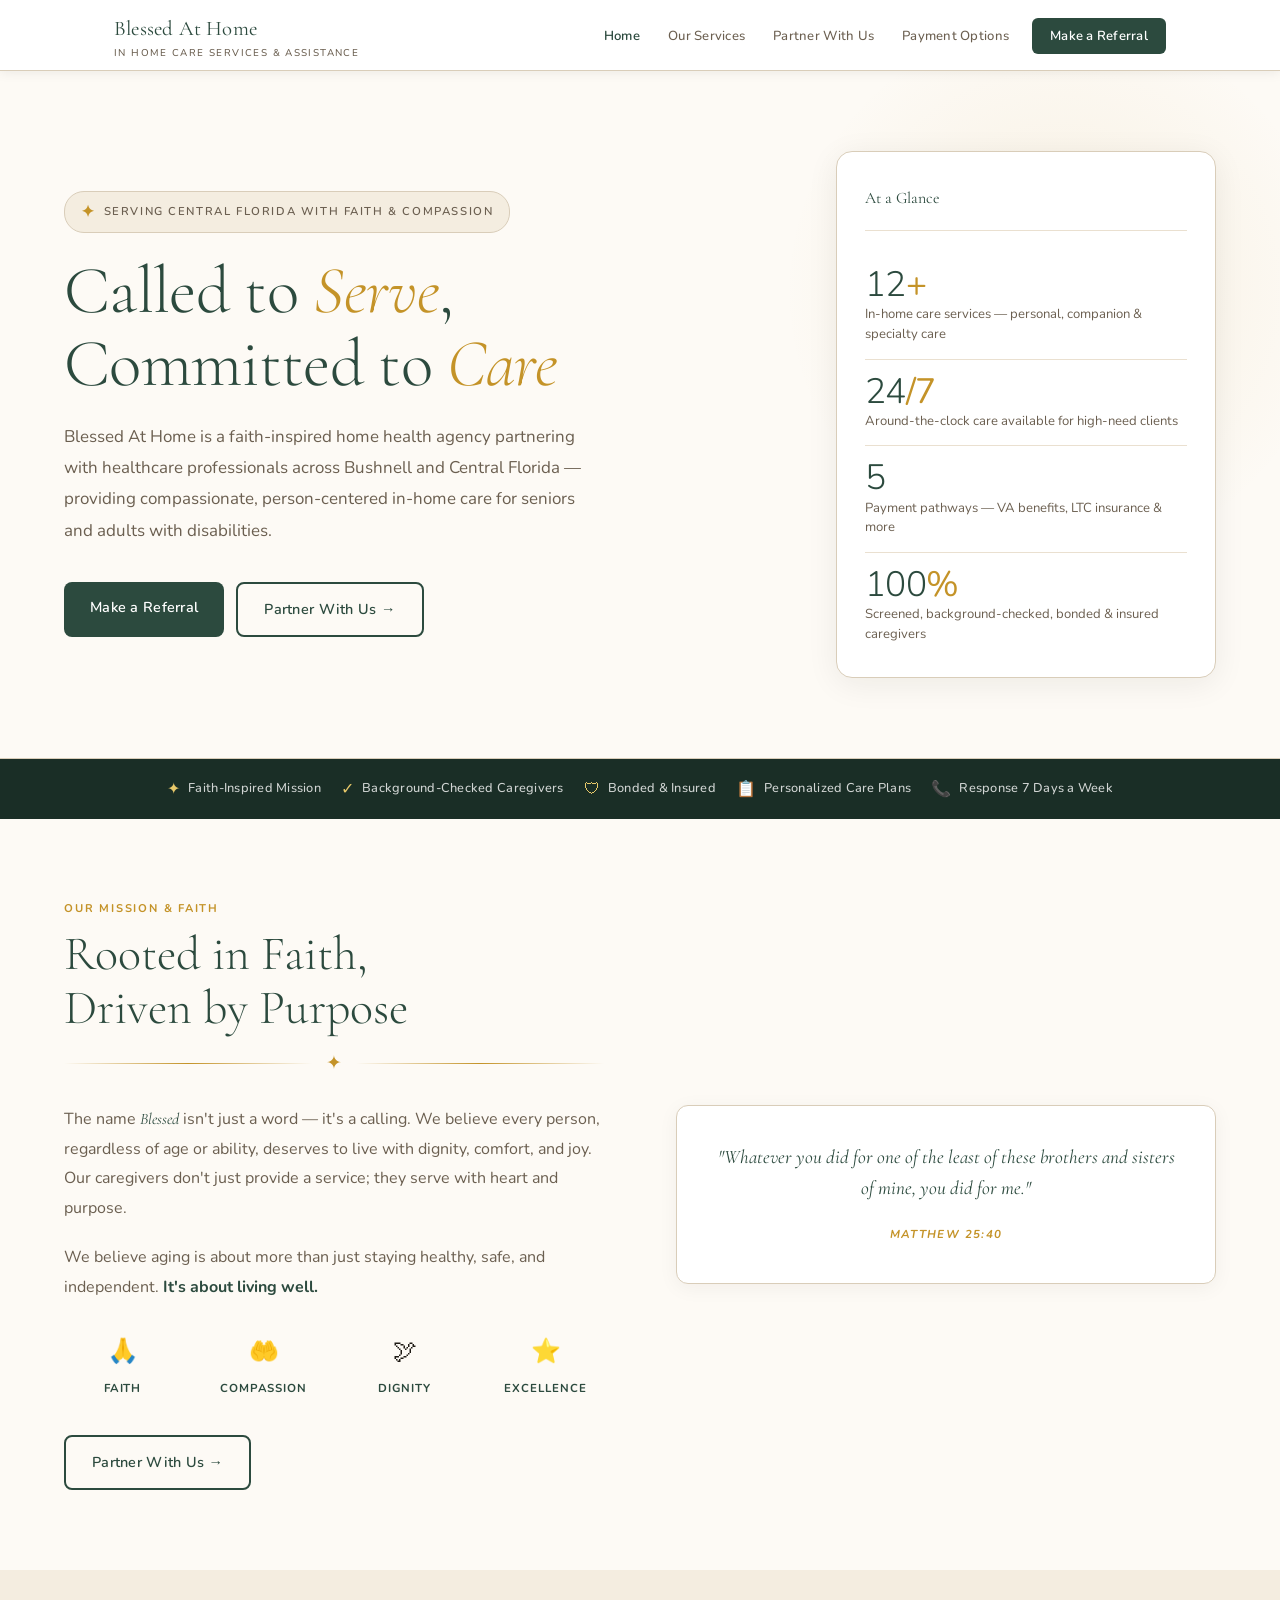
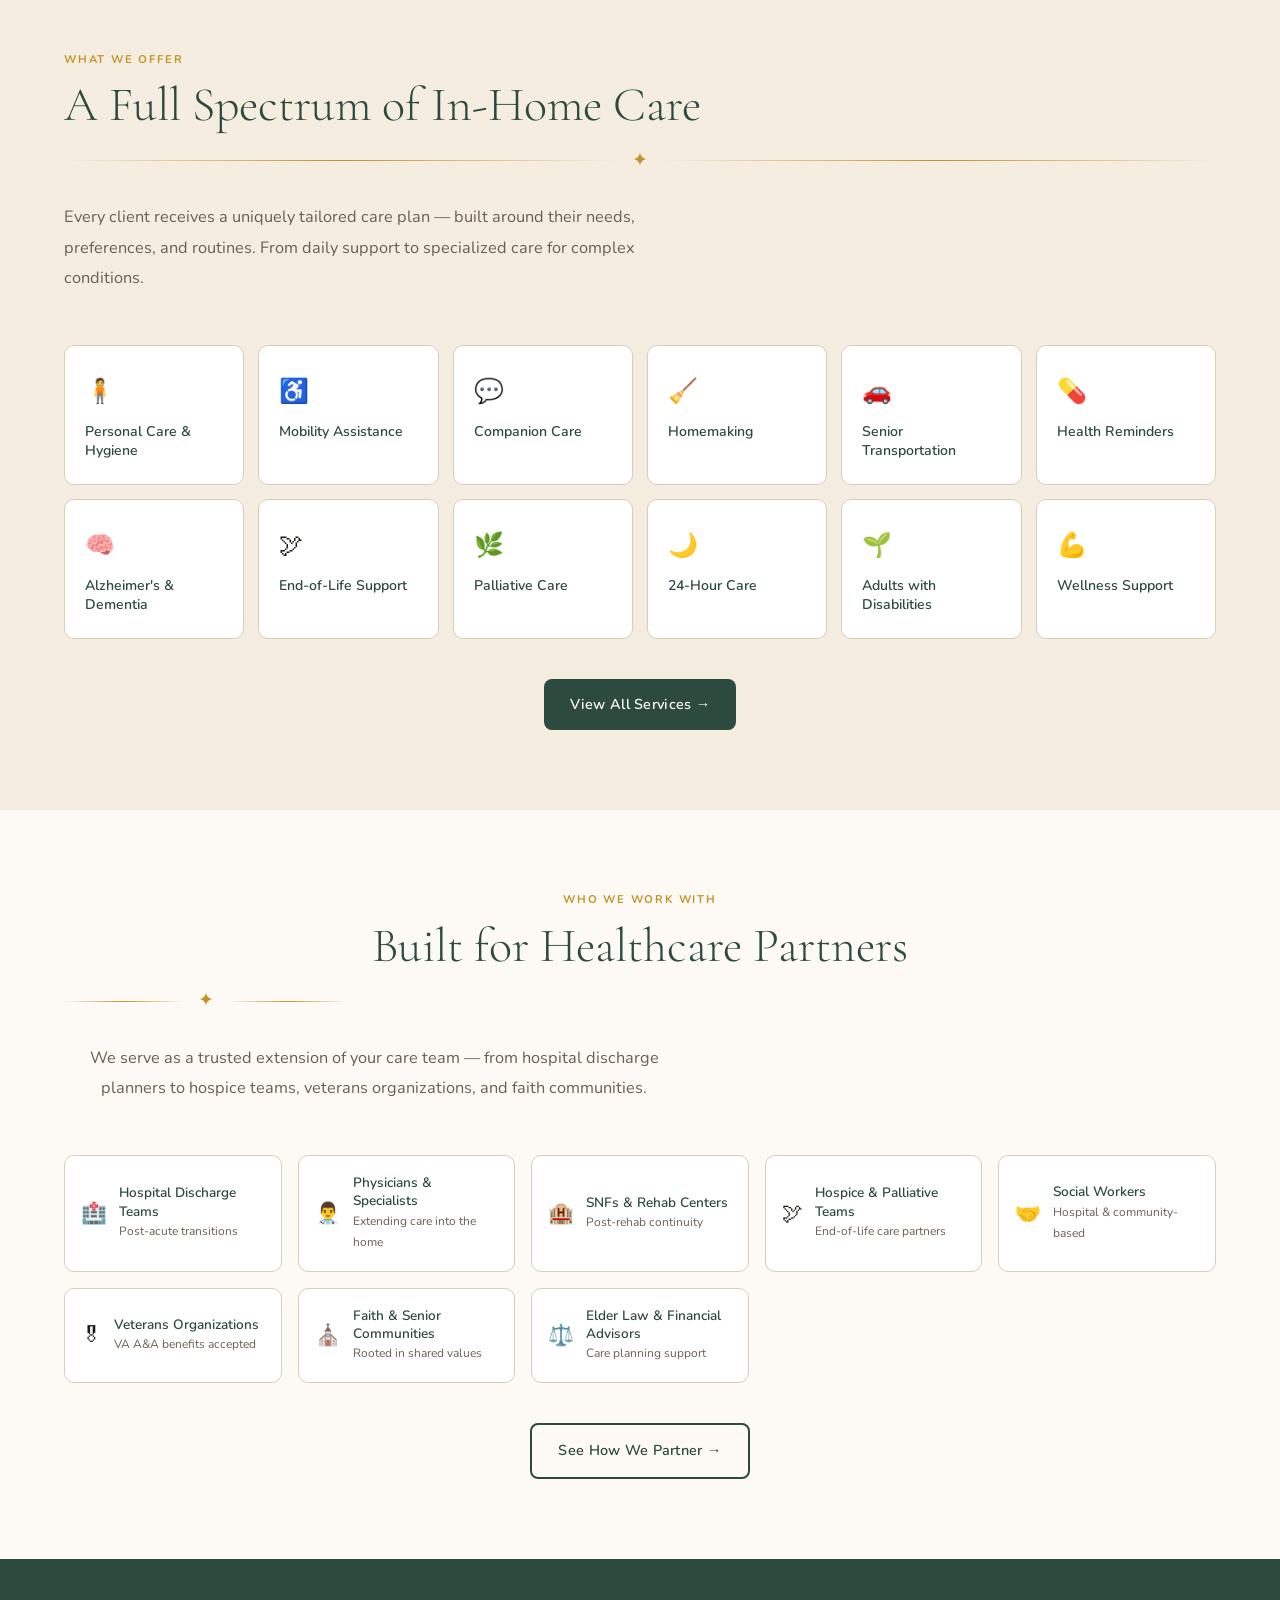
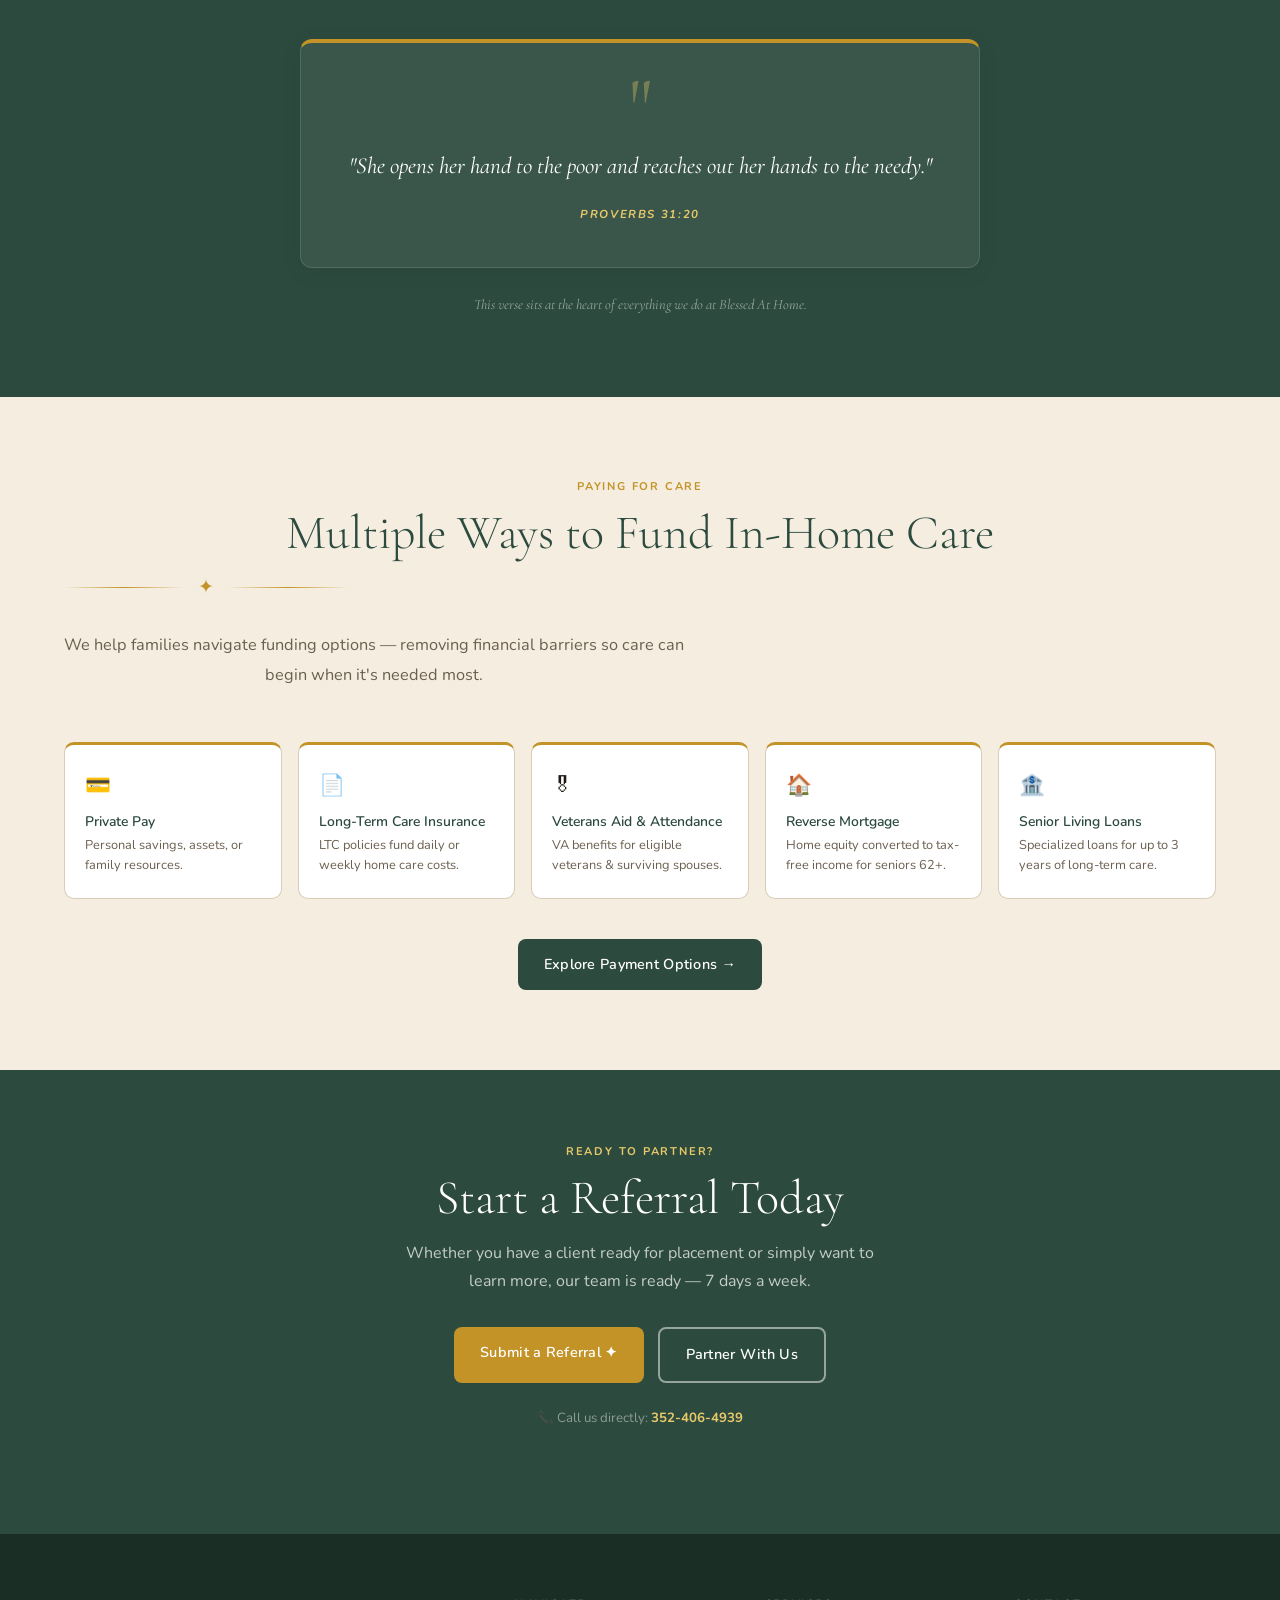
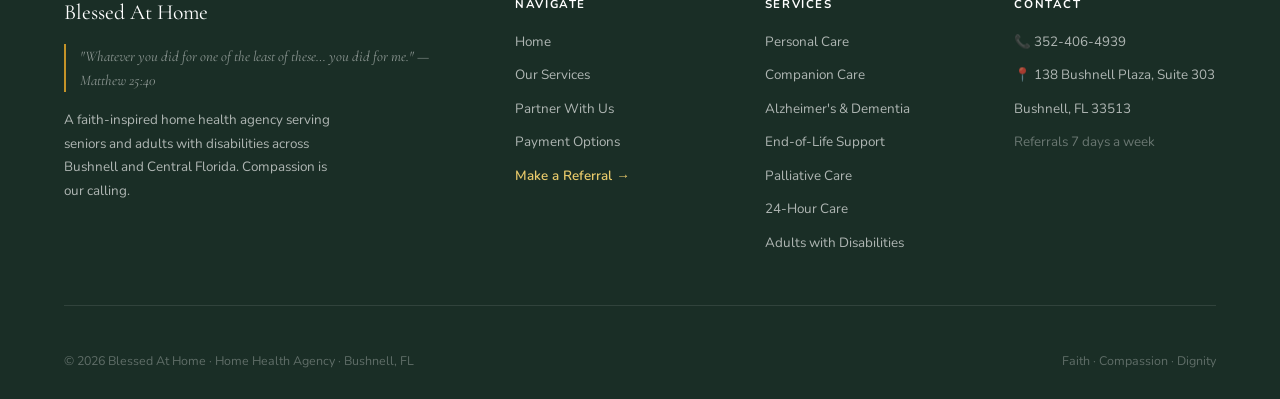
<file: index.html>
<!DOCTYPE html>
<html lang="en">
<head>
  <meta charset="UTF-8" />
  <meta name="viewport" content="width=device-width, initial-scale=1.0" />
  <title>Blessed At Home | Home Health Agency · Bushnell, FL</title>
  <link rel="stylesheet" href="site.css" />
  <style>
    /* ─── HOME HERO ─── */
    .home-hero {
      background: var(--cream);
      padding: 0 5%;
      min-height: 560px;
      display: flex;
      align-items: center;
      border-bottom: 1px solid var(--border);
      position: relative;
      overflow: hidden;
    }
    .home-hero::before {
      content: '';
      position: absolute;
      right: -80px;
      top: -80px;
      width: 600px;
      height: 600px;
      background: radial-gradient(circle, rgba(196,147,40,0.1) 0%, transparent 65%);
      pointer-events: none;
    }
    .home-hero::after { display: none; }
    .home-hero-inner {
      max-width: 1180px;
      margin: 0 auto;
      width: 100%;
      display: grid;
      grid-template-columns: 1fr minmax(0, 380px);
      gap: 48px;
      align-items: center;
      padding: 80px 0;
      position: relative;
      z-index: 1;
    }
    .hero-eyebrow {
      display: inline-flex;
      align-items: center;
      gap: 8px;
      background: var(--linen);
      border: 1px solid var(--border);
      color: var(--muted);
      font-family: 'Nunito', sans-serif;
      font-size: 0.71rem;
      font-weight: 600;
      letter-spacing: 0.14em;
      text-transform: uppercase;
      padding: 6px 16px;
      border-radius: 20px;
      margin-bottom: 22px;
    }
    .hero-eyebrow .dot { color: var(--gold); font-size: 1rem; }
    .home-hero h1 {
      color: var(--forest);
      margin-bottom: 20px;
    }
    .home-hero h1 em { font-style: italic; color: var(--gold); }
    .home-hero .lead {
      font-size: 1.06rem;
      color: var(--muted);
      max-width: 520px;
      line-height: 1.85;
      margin-bottom: 36px;
    }
    .hero-btns { display: flex; gap: 12px; flex-wrap: wrap; }
    .hero-panel {
      background: var(--white);
      border-radius: 16px;
      border: 1px solid var(--border);
      padding: 32px 28px;
      box-shadow: 0 6px 32px rgba(30,26,20,0.07);
    }
    .panel-head {
      display: flex;
      align-items: center;
      gap: 10px;
      margin-bottom: 22px;
      padding-bottom: 18px;
      border-bottom: 1px solid var(--sand);
    }
    .panel-head .cross { color: var(--gold); font-size: 1.3rem; }
    .panel-head span {
      font-family: 'Cormorant Garamond', serif;
      font-size: 1rem;
      color: var(--forest);
    }
    .stat-item {
      padding: 14px 0;
      border-bottom: 1px solid var(--sand);
    }
    .stat-item:last-child { border-bottom: none; padding-bottom: 0; }
    .stat-big {
      font-family: 'Nunito', sans-serif;
      font-size: 2.2rem;
      font-weight: 300;
      color: var(--forest);
      line-height: 1;
      margin-bottom: 3px;
      letter-spacing: -0.02em;
    }
    .stat-big span { color: var(--gold); font-weight: 400; }
    .stat-label { font-size: 0.82rem; color: var(--muted); line-height: 1.5; }

    /* ─── ABOUT SECTION ─── */
    .about-grid {
      display: grid;
      grid-template-columns: 1fr 1fr;
      gap: 72px;
      align-items: center;
      max-width: 1180px;
      margin: 0 auto;
    }
    .about-verse {
      background: var(--white);
      border-radius: 12px;
      border: 1px solid var(--border);
      padding: 36px;
      text-align: center;
      box-shadow: 0 4px 20px rgba(30,26,20,0.05);
    }
    .about-verse .cross-big {
      font-size: 3.5rem;
      color: var(--gold);
      opacity: 0.5;
      margin-bottom: 16px;
      display: block;
      font-family: 'Cormorant Garamond', serif;
    }
    .about-verse blockquote {
      font-family: 'Cormorant Garamond', serif;
      font-style: italic;
      font-size: 1.2rem;
      color: var(--forest);
      line-height: 1.65;
      margin-bottom: 14px;
    }
    .about-verse cite {
      font-family: 'Nunito', sans-serif;
      font-size: 0.72rem;
      font-weight: 700;
      letter-spacing: 0.12em;
      text-transform: uppercase;
      color: var(--gold);
    }
    .values-row {
      display: flex;
      gap: 24px;
      margin: 28px 0;
    }
    .value-item { text-align: center; flex: 1; }
    .value-item .vi { font-size: 1.5rem; margin-bottom: 6px; }
    .value-item .vl {
      font-family: 'Nunito', sans-serif;
      font-size: 0.72rem;
      font-weight: 700;
      letter-spacing: 0.08em;
      text-transform: uppercase;
      color: var(--forest);
    }

    /* ─── SERVICE GRID ─── */
    .svc-mini-grid {
      display: grid;
      grid-template-columns: repeat(auto-fill, minmax(160px, 1fr));
      gap: 14px;
      max-width: 1180px;
      margin: 0 auto;
    }

    /* ─── PARTNER STRIP ─── */
    .partner-chips {
      display: grid;
      grid-template-columns: repeat(auto-fill, minmax(210px, 1fr));
      gap: 16px;
      max-width: 1180px;
      margin: 0 auto;
    }
    .partner-chip {
      background: var(--white);
      border-radius: 10px;
      padding: 18px 16px;
      display: flex;
      align-items: center;
      gap: 12px;
      border: 1px solid var(--border);
      transition: box-shadow 0.2s, transform 0.18s, border-color 0.2s;
    }
    .partner-chip:hover {
      box-shadow: 0 6px 20px rgba(44,74,62,0.1);
      transform: translateY(-2px);
      border-color: var(--forest);
    }
    .partner-chip .p-icon { font-size: 1.3rem; flex-shrink: 0; }
    .partner-chip .p-name { font-size: 0.85rem; color: var(--forest); font-weight: 600; line-height: 1.35; }
    .partner-chip .p-sub { font-size: 0.75rem; color: var(--muted); }

    /* ─── PAYMENT PILLS ─── */
    .pay-pills {
      display: grid;
      grid-template-columns: repeat(auto-fill, minmax(200px, 1fr));
      gap: 16px;
      max-width: 1180px;
      margin: 0 auto;
    }
    .pay-pill {
      background: var(--white);
      border-radius: 10px;
      padding: 22px 20px;
      border: 1px solid var(--border);
      border-top: 3px solid var(--gold);
      transition: box-shadow 0.2s, transform 0.18s;
    }
    .pay-pill:hover { box-shadow: 0 6px 20px rgba(30,26,20,0.08); transform: translateY(-2px); }
    .pay-pill .pi { font-size: 1.3rem; margin-bottom: 10px; }
    .pay-pill h3 { font-family: 'Nunito', sans-serif; font-size: 0.87rem; font-weight: 600; color: var(--forest); margin-bottom: 4px; }
    .pay-pill p { font-size: 0.8rem; color: var(--muted); line-height: 1.55; }

    @media (max-width: 1060px) {
      .home-hero-inner { grid-template-columns: 1fr; gap: 32px; }
      .home-hero::after { display: none; }
      .home-hero::before { display: none; }
      .hero-panel { max-width: 560px; }
    }
    @media (max-width: 900px) {
      .about-grid { grid-template-columns: 1fr; gap: 32px; }
      .hero-panel { max-width: 100%; }
    }
    @media (max-width: 680px) {
      .home-hero { padding: 0 4%; }
      .home-hero-inner { padding: 48px 0 40px; gap: 24px; }
      .hero-panel { padding: 22px 18px; }
      .stat-big { font-size: 1.8rem; }
      .values-row { flex-wrap: wrap; gap: 12px; }
      .value-item { min-width: 60px; }
      .value-item .vi { font-size: 1.2rem; }
      .svc-mini-grid { grid-template-columns: repeat(2, 1fr); gap: 10px; }
      .svc-tile { padding: 18px 14px; }
      .svc-tile .icon { font-size: 1.2rem; margin-bottom: 7px; }
      .partner-chips { grid-template-columns: 1fr; gap: 10px; }
      .pay-pills { grid-template-columns: 1fr; gap: 12px; }
    }
    @media (max-width: 400px) {
      .hero-eyebrow { font-size: 0.62rem; padding: 5px 12px; }
      .svc-mini-grid { grid-template-columns: 1fr 1fr; }
      .hero-btns { flex-direction: column; }
      .hero-btns .btn { width: 100%; text-align: center; }
    }
  </style>
</head>
<body>

<!-- NAV -->
<nav class="site-nav">
  <div class="nav-inner">
    <a href="index.html" class="nav-logo">
      <div>
        Blessed At Home
        <span class="logo-tagline">In Home Care Services &amp; Assistance</span>
      </div>
    </a>
    <ul class="nav-links" id="navMenu">
      <li><a href="index.html" class="active">Home</a></li>
      <li><a href="services.html">Our Services</a></li>
      <li><a href="partners.html">Partner With Us</a></li>
      <li><a href="payment.html">Payment Options</a></li>
      <li><a href="referral.html" class="nav-cta">Make a Referral</a></li>
    </ul>
    <button class="nav-toggle" id="navToggle" aria-label="Toggle menu">
      <span></span><span></span><span></span>
    </button>
  </div>
</nav>
<script>
  document.getElementById('navToggle').addEventListener('click', function() {
    var menu = document.getElementById('navMenu');
    menu.classList.toggle('mobile-open');
    this.classList.toggle('open');
    document.body.style.overflow = menu.classList.contains('mobile-open') ? 'hidden' : '';
  });
</script>

<!-- HERO -->
<section class="home-hero">
  <div class="home-hero-inner">
    <div>
      <div class="hero-eyebrow"><span class="dot">✦</span> Serving Central Florida with Faith &amp; Compassion</div>
      <h1>Called to <em>Serve</em>,<br/>Committed to <em>Care</em></h1>
      <p class="lead">Blessed At Home is a faith-inspired home health agency partnering with healthcare professionals across Bushnell and Central Florida — providing compassionate, person-centered in-home care for seniors and adults with disabilities.</p>
      <div class="hero-btns">
        <a href="referral.html" class="btn btn-forest">Make a Referral</a>
        <a href="partners.html" class="btn btn-outline-forest">Partner With Us →</a>
      </div>
    </div>
    <div class="hero-panel">
      <div class="panel-head">
        <span>At a Glance</span>
      </div>
      <div class="stat-item">
        <div class="stat-big">12<span>+</span></div>
        <div class="stat-label">In-home care services — personal, companion &amp; specialty care</div>
      </div>
      <div class="stat-item">
        <div class="stat-big">24<span>/7</span></div>
        <div class="stat-label">Around-the-clock care available for high-need clients</div>
      </div>
      <div class="stat-item">
        <div class="stat-big">5</div>
        <div class="stat-label">Payment pathways — VA benefits, LTC insurance &amp; more</div>
      </div>
      <div class="stat-item">
        <div class="stat-big">100<span>%</span></div>
        <div class="stat-label">Screened, background-checked, bonded &amp; insured caregivers</div>
      </div>
    </div>
  </div>
</section>

<!-- TRUST BAR -->
<div class="trust-bar">
  <div class="trust-item"><span class="trust-dot">✦</span> Faith-Inspired Mission</div>
  <div class="trust-item"><span class="trust-dot">✓</span> Background-Checked Caregivers</div>
  <div class="trust-item"><span class="trust-dot">🛡</span> Bonded &amp; Insured</div>
  <div class="trust-item"><span class="trust-dot">📋</span> Personalized Care Plans</div>
  <div class="trust-item"><span class="trust-dot">📞</span> Response 7 Days a Week</div>
</div>

<!-- ABOUT / MISSION -->
<section class="section section-cream">
  <div class="about-grid">
    <div>
      <div class="eyebrow-label">Our Mission &amp; Faith</div>
      <h2 style="color:var(--forest)">Rooted in Faith,<br/>Driven by Purpose</h2>
      <div class="faith-rule"><span>✦</span></div>
      <p style="color:var(--muted);font-size:1rem;line-height:1.85;margin-bottom:20px;">The name <em style="font-family:'Cormorant Garamond',serif;color:var(--forest);">Blessed</em> isn't just a word — it's a calling. We believe every person, regardless of age or ability, deserves to live with dignity, comfort, and joy. Our caregivers don't just provide a service; they serve with heart and purpose.</p>
      <p style="color:var(--muted);font-size:1rem;line-height:1.85;margin-bottom:28px;">We believe aging is about more than just staying healthy, safe, and independent. <strong style="color:var(--forest);">It's about living well.</strong></p>
      <div class="values-row">
        <div class="value-item"><div class="vi">🙏</div><div class="vl">Faith</div></div>
        <div class="value-item"><div class="vi">🤲</div><div class="vl">Compassion</div></div>
        <div class="value-item"><div class="vi">🕊</div><div class="vl">Dignity</div></div>
        <div class="value-item"><div class="vi">⭐</div><div class="vl">Excellence</div></div>
      </div>
      <a href="partners.html" class="btn btn-outline-forest" style="margin-top:8px;">Partner With Us →</a>
    </div>
    <div class="about-verse">
      <blockquote>"Whatever you did for one of the least of these brothers and sisters of mine, you did for me."</blockquote>
      <cite>Matthew 25:40</cite>
    </div>
  </div>
</section>

<!-- SERVICES -->
<section class="section section-linen">
  <div class="section-inner">
    <div class="eyebrow-label">What We Offer</div>
    <h2 style="color:var(--forest)">A Full Spectrum of In-Home Care</h2>
    <div class="faith-rule"><span>✦</span></div>
    <p class="section-intro">Every client receives a uniquely tailored care plan — built around their needs, preferences, and routines. From daily support to specialized care for complex conditions.</p>
    <div class="svc-mini-grid">
      <a href="services.html" class="svc-tile"><div class="icon">🧍</div><h3>Personal Care &amp; Hygiene</h3></a>
      <a href="services.html" class="svc-tile"><div class="icon">♿</div><h3>Mobility Assistance</h3></a>
      <a href="services.html" class="svc-tile"><div class="icon">💬</div><h3>Companion Care</h3></a>
      <a href="services.html" class="svc-tile"><div class="icon">🧹</div><h3>Homemaking</h3></a>
      <a href="services.html" class="svc-tile"><div class="icon">🚗</div><h3>Senior Transportation</h3></a>
      <a href="services.html" class="svc-tile"><div class="icon">💊</div><h3>Health Reminders</h3></a>
      <a href="services.html" class="svc-tile"><div class="icon">🧠</div><h3>Alzheimer's &amp; Dementia</h3></a>
      <a href="services.html" class="svc-tile"><div class="icon">🕊</div><h3>End-of-Life Support</h3></a>
      <a href="services.html" class="svc-tile"><div class="icon">🌿</div><h3>Palliative Care</h3></a>
      <a href="services.html" class="svc-tile"><div class="icon">🌙</div><h3>24-Hour Care</h3></a>
      <a href="services.html" class="svc-tile"><div class="icon">🌱</div><h3>Adults with Disabilities</h3></a>
      <a href="services.html" class="svc-tile"><div class="icon">💪</div><h3>Wellness Support</h3></a>
    </div>
    <div style="text-align:center;margin-top:40px;">
      <a href="services.html" class="btn btn-forest">View All Services →</a>
    </div>
  </div>
</section>

<!-- WHO WE PARTNER WITH -->
<section class="section section-cream">
  <div class="section-inner">
    <div class="eyebrow-label center">Who We Work With</div>
    <h2 style="color:var(--forest);text-align:center;">Built for Healthcare Partners</h2>
    <div class="faith-rule center"><span>✦</span></div>
    <p class="section-intro center">We serve as a trusted extension of your care team — from hospital discharge planners to hospice teams, veterans organizations, and faith communities.</p>
    <div class="partner-chips">
      <div class="partner-chip"><div class="p-icon">🏥</div><div><div class="p-name">Hospital Discharge Teams</div><div class="p-sub">Post-acute transitions</div></div></div>
      <div class="partner-chip"><div class="p-icon">👨‍⚕️</div><div><div class="p-name">Physicians &amp; Specialists</div><div class="p-sub">Extending care into the home</div></div></div>
      <div class="partner-chip"><div class="p-icon">🏨</div><div><div class="p-name">SNFs &amp; Rehab Centers</div><div class="p-sub">Post-rehab continuity</div></div></div>
      <div class="partner-chip"><div class="p-icon">🕊</div><div><div class="p-name">Hospice &amp; Palliative Teams</div><div class="p-sub">End-of-life care partners</div></div></div>
      <div class="partner-chip"><div class="p-icon">🤝</div><div><div class="p-name">Social Workers</div><div class="p-sub">Hospital &amp; community-based</div></div></div>
      <div class="partner-chip"><div class="p-icon">🎖</div><div><div class="p-name">Veterans Organizations</div><div class="p-sub">VA A&amp;A benefits accepted</div></div></div>
      <div class="partner-chip"><div class="p-icon">⛪</div><div><div class="p-name">Faith &amp; Senior Communities</div><div class="p-sub">Rooted in shared values</div></div></div>
      <div class="partner-chip"><div class="p-icon">⚖️</div><div><div class="p-name">Elder Law &amp; Financial Advisors</div><div class="p-sub">Care planning support</div></div></div>
    </div>
    <div style="text-align:center;margin-top:40px;">
      <a href="partners.html" class="btn btn-outline-forest">See How We Partner →</a>
    </div>
  </div>
</section>

<!-- SCRIPTURE -->
<section class="section section-forest center">
  <div class="section-inner" style="max-width:700px;">
    <div class="scripture-block" style="background:rgba(255,255,255,0.07);border-color:rgba(255,255,255,0.12);border-top-color:var(--gold);">
      <span class="qmark" style="color:var(--gold-lt);">"</span>
      <blockquote style="color:var(--white);font-size:1.45rem;">"She opens her hand to the poor and reaches out her hands to the needy."</blockquote>
      <cite style="color:var(--gold-lt);">Proverbs 31:20</cite>
    </div>
    <p style="color:rgba(255,255,255,0.5);margin-top:24px;font-size:0.9rem;font-style:italic;font-family:'Cormorant Garamond',serif;">This verse sits at the heart of everything we do at Blessed At Home.</p>
  </div>
</section>

<!-- PAYMENT -->
<section class="section section-linen">
  <div class="section-inner">
    <div class="eyebrow-label center">Paying for Care</div>
    <h2 style="color:var(--forest);text-align:center;">Multiple Ways to Fund In-Home Care</h2>
    <div class="faith-rule center"><span>✦</span></div>
    <p class="section-intro center">We help families navigate funding options — removing financial barriers so care can begin when it's needed most.</p>
    <div class="pay-pills">
      <div class="pay-pill"><div class="pi">💳</div><h3>Private Pay</h3><p>Personal savings, assets, or family resources.</p></div>
      <div class="pay-pill"><div class="pi">📄</div><h3>Long-Term Care Insurance</h3><p>LTC policies fund daily or weekly home care costs.</p></div>
      <div class="pay-pill"><div class="pi">🎖</div><h3>Veterans Aid &amp; Attendance</h3><p>VA benefits for eligible veterans &amp; surviving spouses.</p></div>
      <div class="pay-pill"><div class="pi">🏠</div><h3>Reverse Mortgage</h3><p>Home equity converted to tax-free income for seniors 62+.</p></div>
      <div class="pay-pill"><div class="pi">🏦</div><h3>Senior Living Loans</h3><p>Specialized loans for up to 3 years of long-term care.</p></div>
    </div>
    <div style="text-align:center;margin-top:40px;">
      <a href="payment.html" class="btn btn-forest">Explore Payment Options →</a>
    </div>
  </div>
</section>

<!-- CTA -->
<div class="cta-banner">
  <div class="eyebrow-label">Ready to Partner?</div>
  <h2>Start a Referral Today</h2>
  <p>Whether you have a client ready for placement or simply want to learn more, our team is ready — 7 days a week.</p>
  <div class="cta-actions">
    <a href="referral.html" class="btn btn-gold">Submit a Referral ✦</a>
    <a href="partners.html" class="btn btn-outline-white">Partner With Us</a>
  </div>
  <p style="color:rgba(255,255,255,0.45);font-size:0.83rem;margin-top:24px;position:relative;">📞 Call us directly: <strong style="color:var(--gold-lt);">352-406-4939</strong></p>
</div>

<!-- FOOTER -->
<footer class="site-footer">
  <div class="footer-inner">
    <div class="footer-top">
      <div class="footer-brand">
        <div class="logo">Blessed At Home</div>
        <div class="footer-verse">"Whatever you did for one of the least of these… you did for me." — Matthew 25:40</div>
        <p>A faith-inspired home health agency serving seniors and adults with disabilities across Bushnell and Central Florida. Compassion is our calling.</p>
      </div>
      <div class="footer-col">
        <h4>Navigate</h4>
        <ul>
          <li><a href="index.html">Home</a></li>
          <li><a href="services.html">Our Services</a></li>
          <li><a href="partners.html">Partner With Us</a></li>
          <li><a href="payment.html">Payment Options</a></li>
          <li><a href="referral.html" class="highlight">Make a Referral →</a></li>
        </ul>
      </div>
      <div class="footer-col">
        <h4>Services</h4>
        <ul>
          <li>Personal Care</li>
          <li>Companion Care</li>
          <li>Alzheimer's &amp; Dementia</li>
          <li>End-of-Life Support</li>
          <li>Palliative Care</li>
          <li>24-Hour Care</li>
          <li>Adults with Disabilities</li>
        </ul>
      </div>
      <div class="footer-col">
        <h4>Contact</h4>
        <ul>
          <li>📞 352-406-4939</li>
          <li>📍 138 Bushnell Plaza, Suite 303</li>
          <li>Bushnell, FL 33513</li>
          <li style="margin-top:10px;color:rgba(255,255,255,0.35);">Referrals 7 days a week</li>
        </ul>
      </div>
    </div>
    <div class="footer-bottom">
      <span>© 2026 Blessed At Home · Home Health Agency · Bushnell, FL</span>
      <span>Faith · Compassion · Dignity</span>
    </div>
  </div>
</footer>

</body>
</html>
</file>
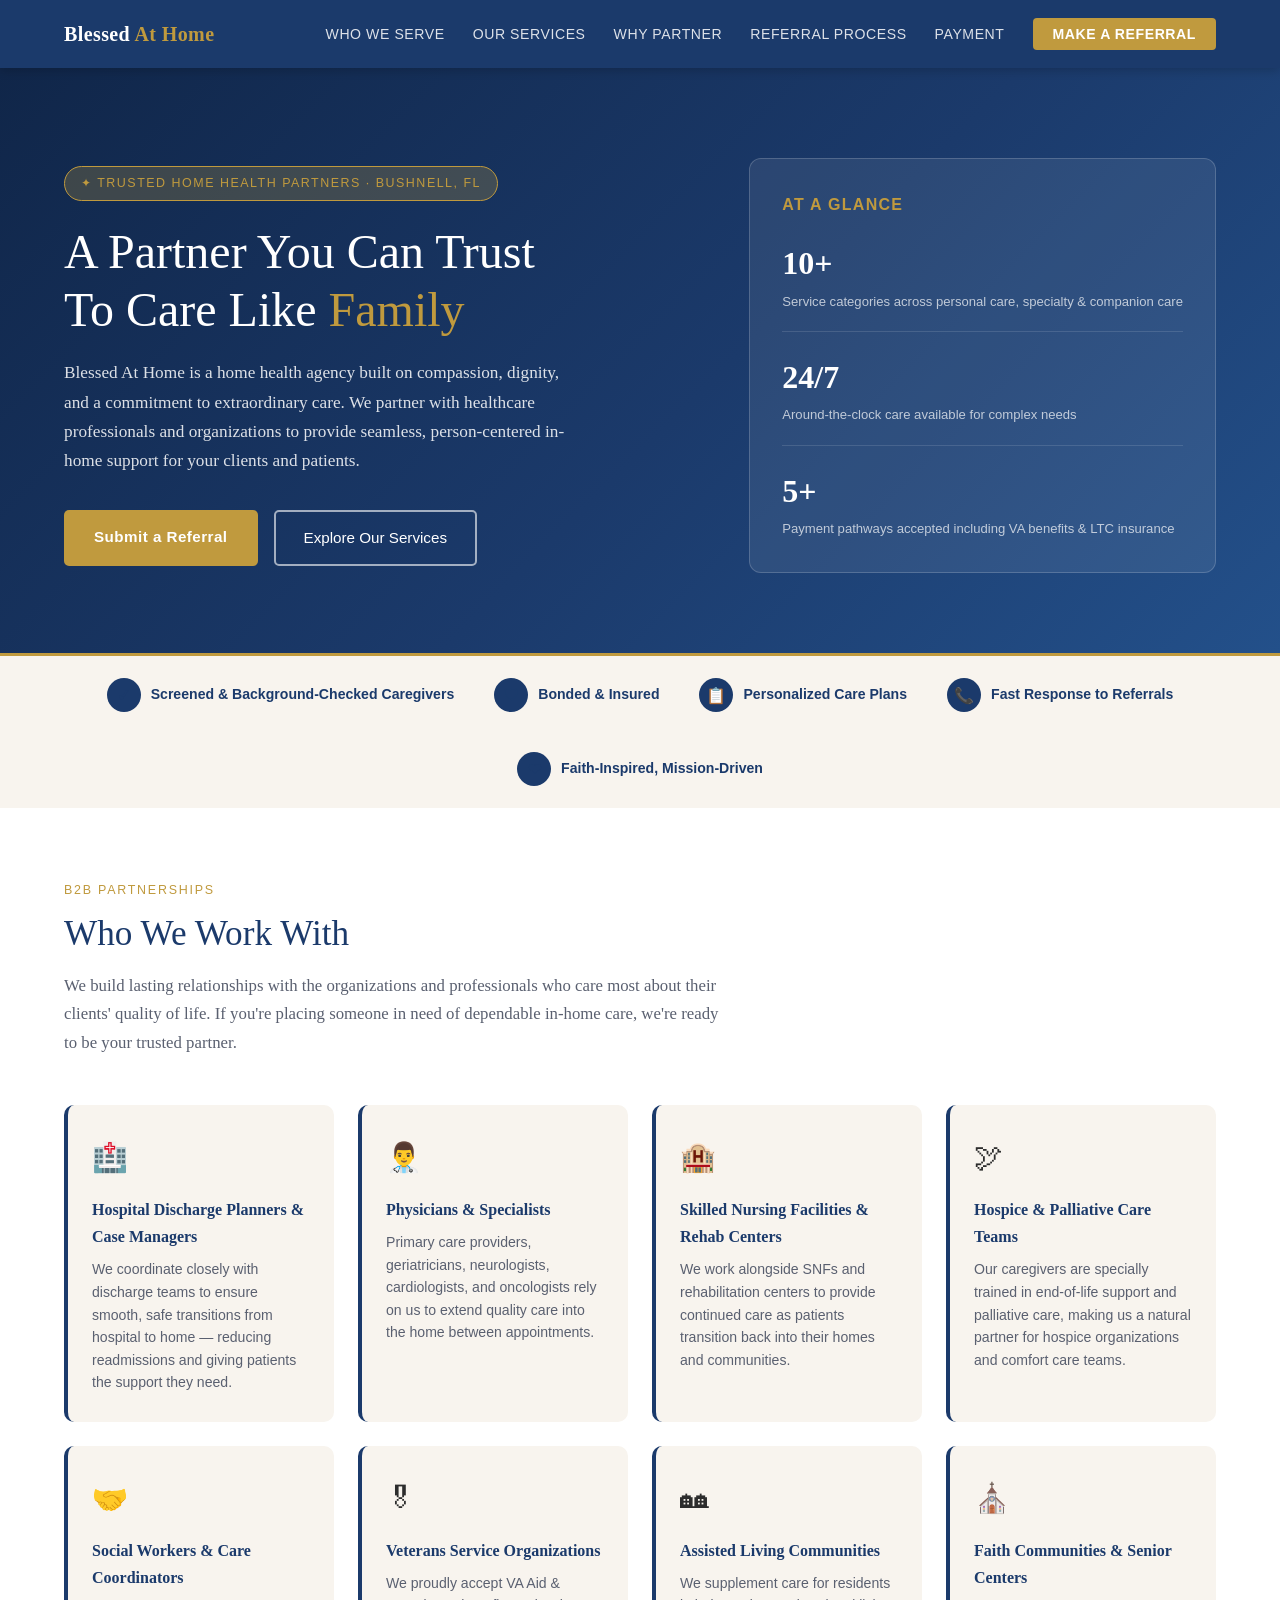
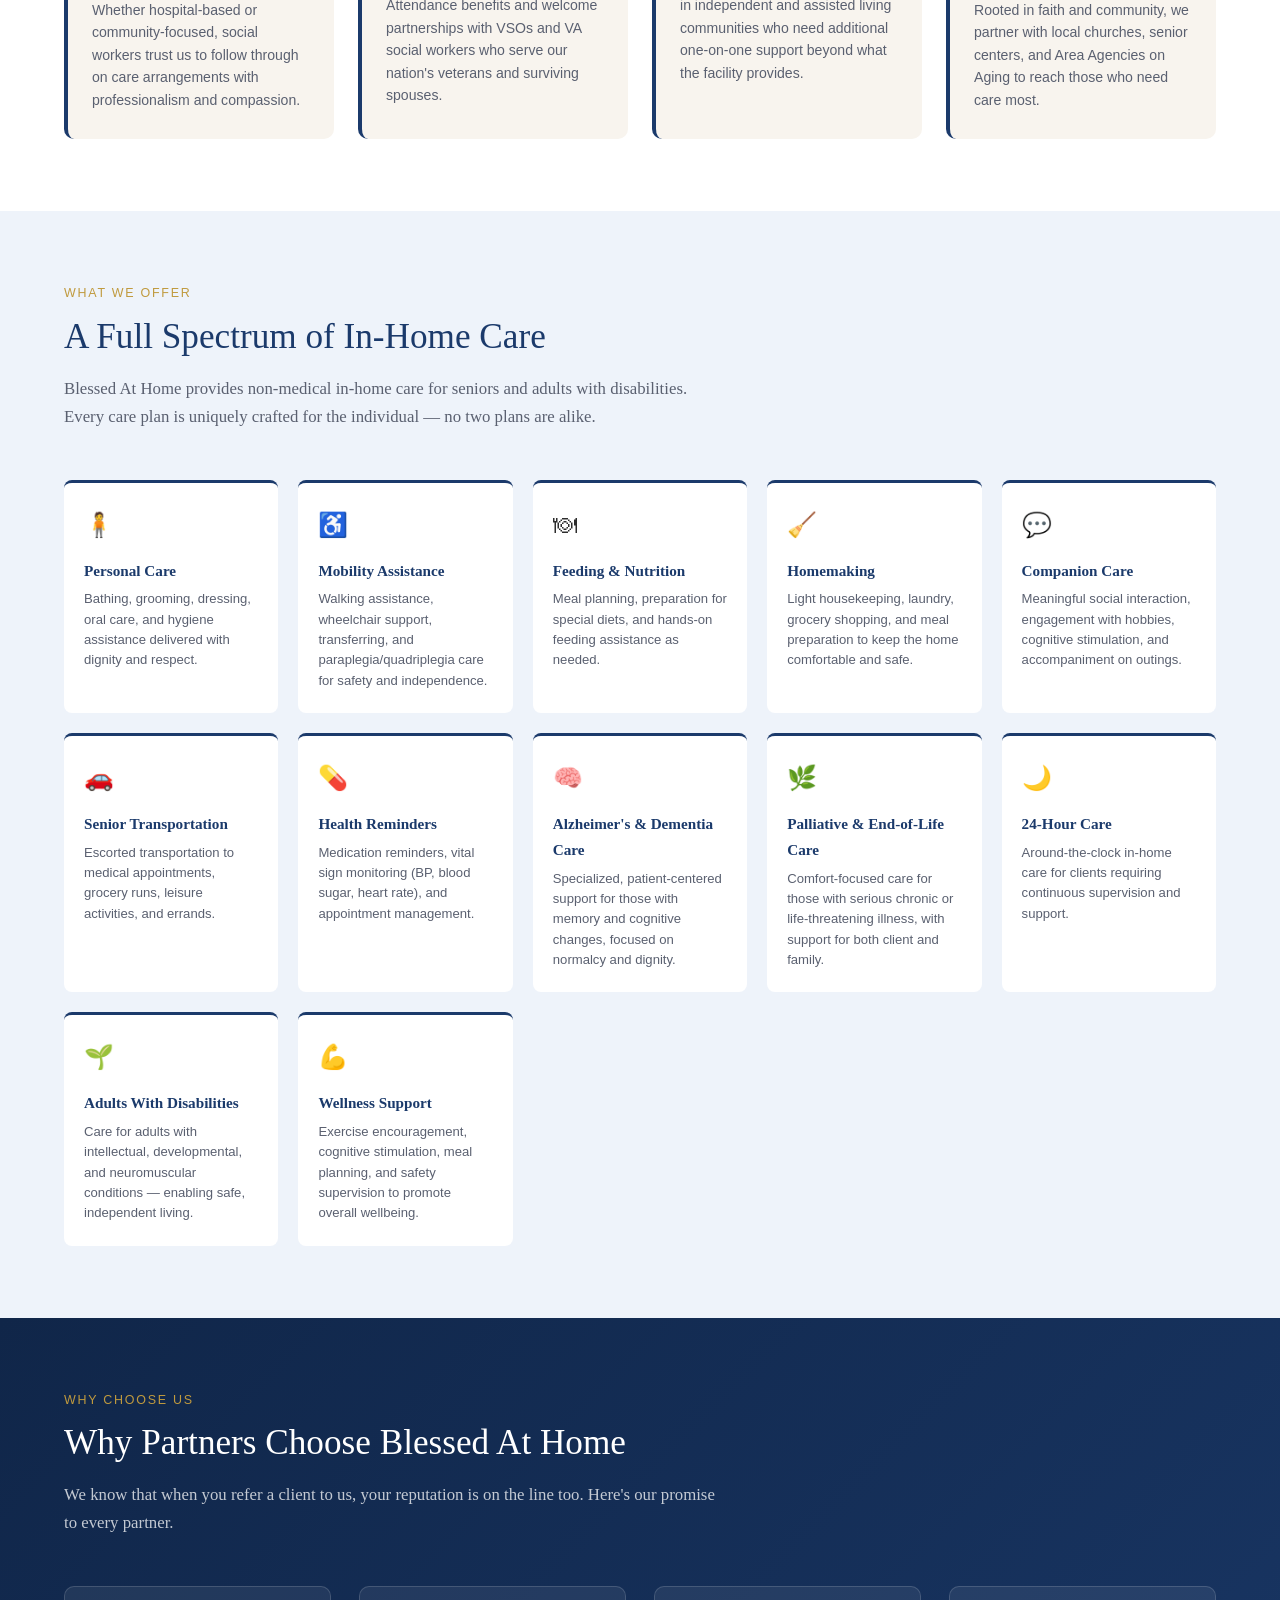
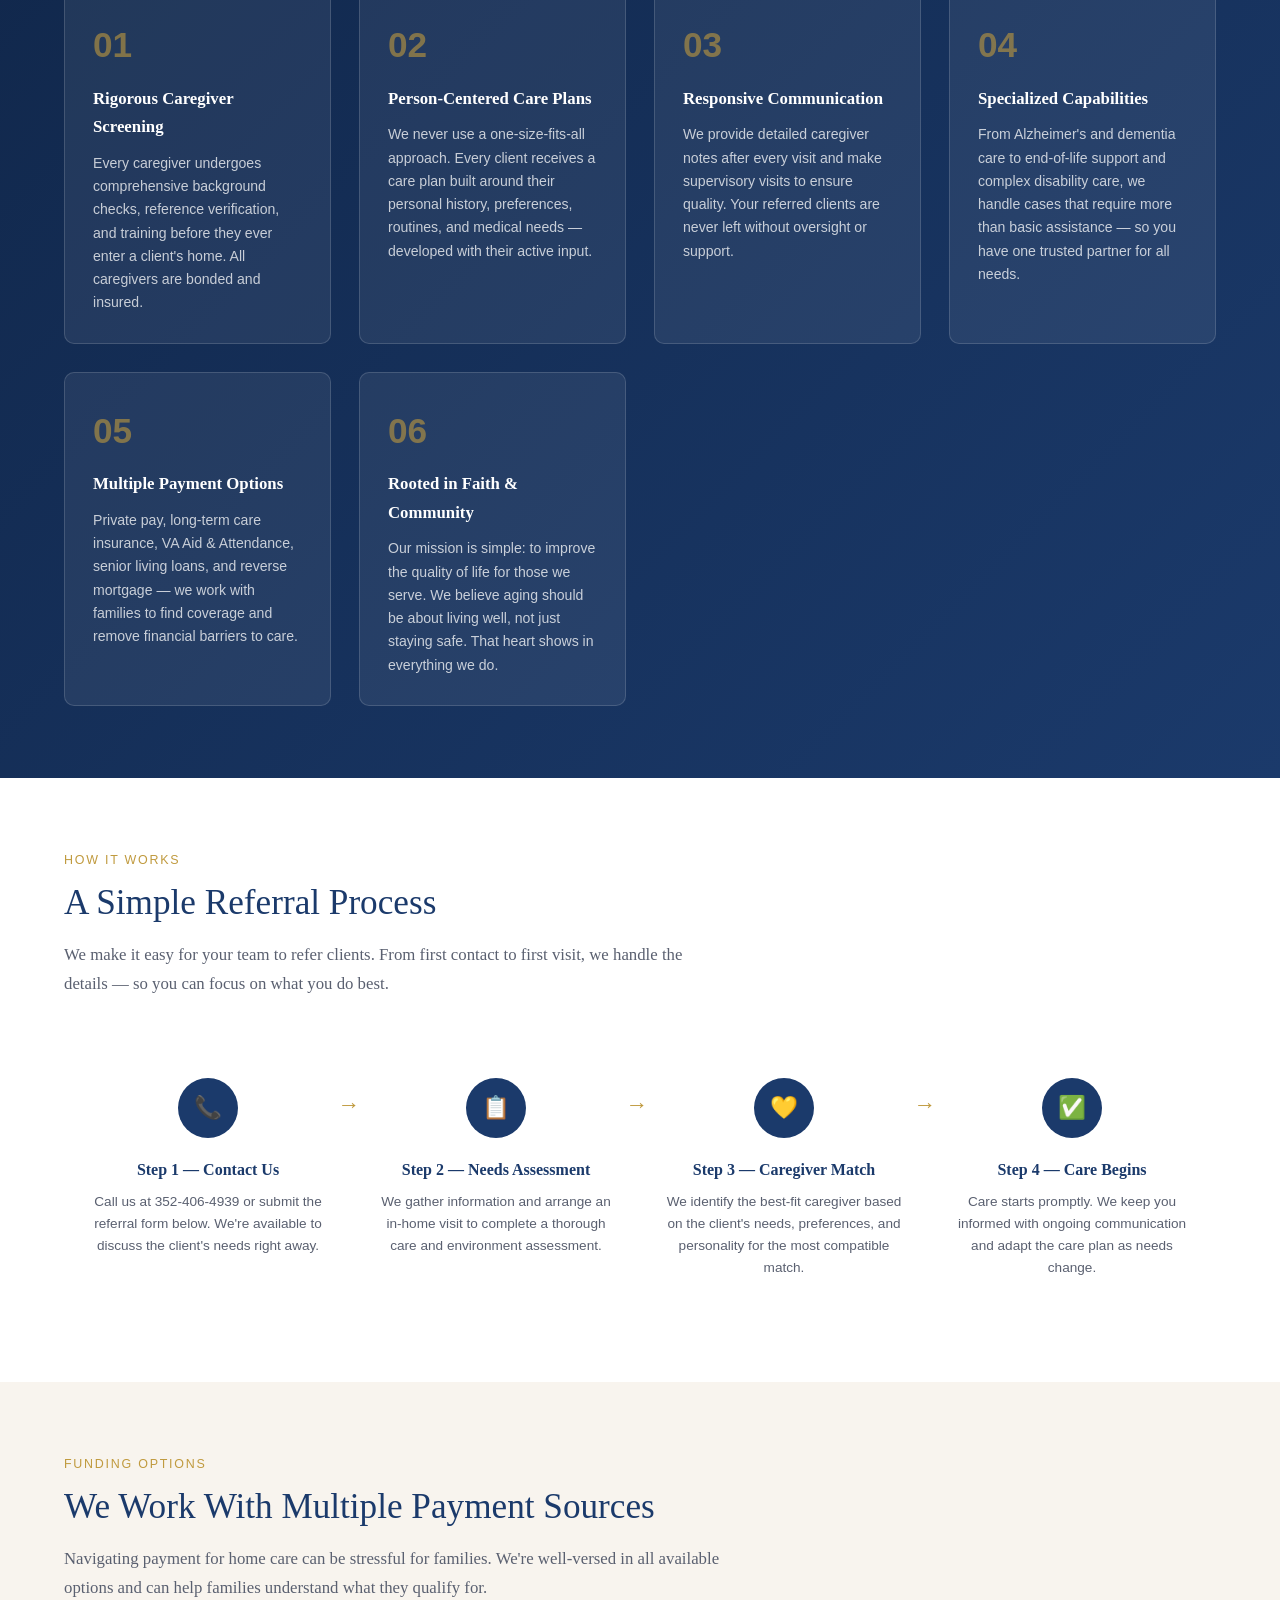
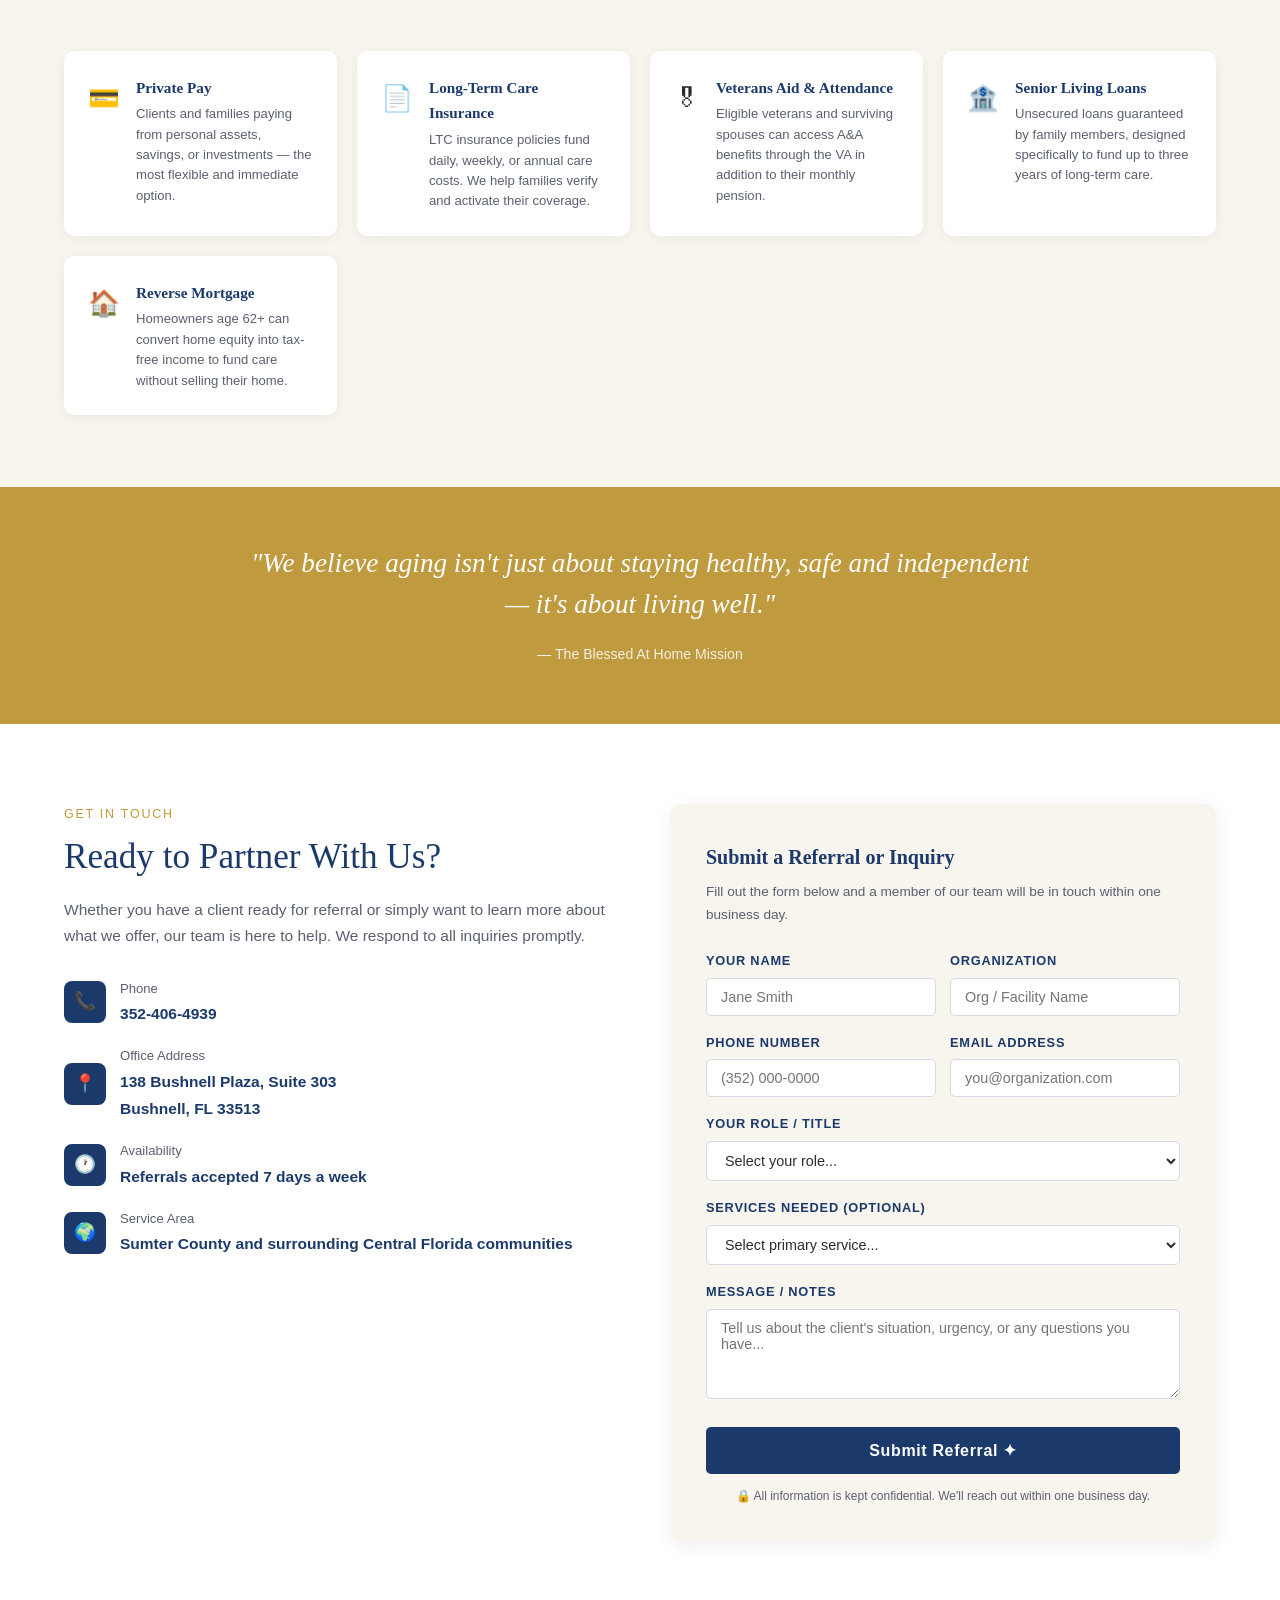
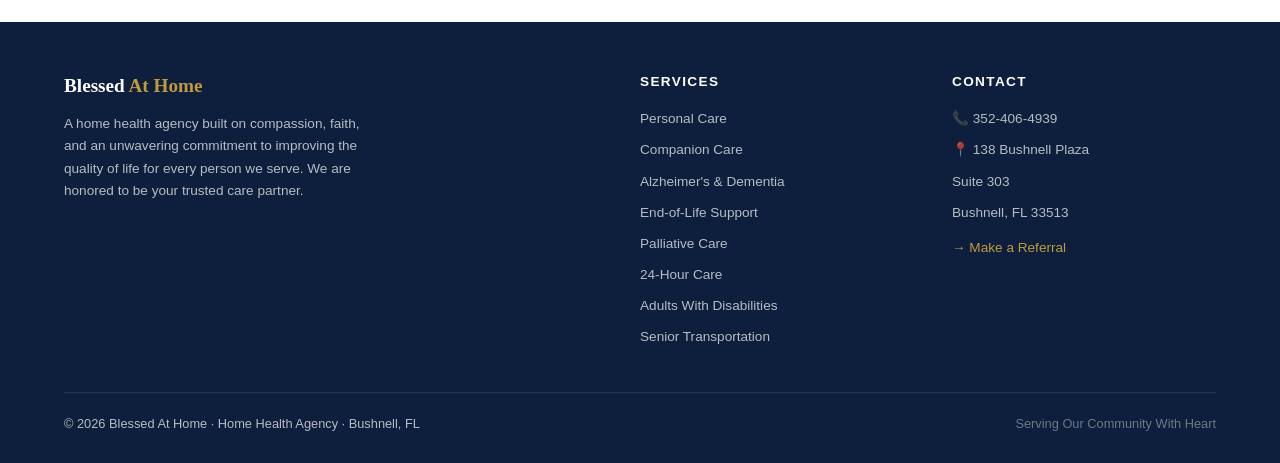
<file: blessed-at-home-partners.html>
<!DOCTYPE html>
<html lang="en">
<head>
  <meta charset="UTF-8" />
  <meta name="viewport" content="width=device-width, initial-scale=1.0" />
  <title>Blessed At Home | Partner With Us</title>
  <style>
    /* ── Reset & Base ── */
    *, *::before, *::after { box-sizing: border-box; margin: 0; padding: 0; }
    html { scroll-behavior: smooth; }
    body {
      font-family: 'Georgia', serif;
      color: #2D2D2D;
      background: #fff;
      line-height: 1.7;
    }
    a { text-decoration: none; color: inherit; }
    img { max-width: 100%; display: block; }

    /* ── Colors ── */
    :root {
      --navy:   #1B3A6B;
      --gold:   #C09A3E;
      --cream:  #F8F4EE;
      --light:  #EEF3FA;
      --text:   #2D2D2D;
      --muted:  #5A6070;
      --white:  #ffffff;
    }

    /* ── Navigation ── */
    nav {
      position: sticky;
      top: 0;
      z-index: 100;
      background: var(--navy);
      padding: 0 5%;
      display: flex;
      align-items: center;
      justify-content: space-between;
      height: 68px;
      box-shadow: 0 2px 10px rgba(0,0,0,0.2);
    }
    .nav-logo {
      font-size: 1.25rem;
      font-weight: bold;
      color: var(--white);
      letter-spacing: 0.02em;
    }
    .nav-logo span { color: var(--gold); }
    .nav-links {
      display: flex;
      gap: 28px;
      list-style: none;
    }
    .nav-links a {
      color: rgba(255,255,255,0.85);
      font-size: 0.88rem;
      font-family: 'Arial', sans-serif;
      letter-spacing: 0.04em;
      text-transform: uppercase;
      transition: color 0.2s;
    }
    .nav-links a:hover { color: var(--gold); }
    .nav-cta {
      background: var(--gold);
      color: var(--white) !important;
      padding: 8px 20px;
      border-radius: 4px;
      font-weight: bold !important;
      transition: background 0.2s !important;
    }
    .nav-cta:hover { background: #a8842e !important; color: var(--white) !important; }

    /* ── Hero ── */
    .hero {
      background: linear-gradient(135deg, #102649 0%, #1B3A6B 55%, #23508a 100%);
      color: var(--white);
      padding: 90px 5% 80px;
      display: flex;
      align-items: center;
      gap: 60px;
      min-height: 520px;
    }
    .hero-text { flex: 1; max-width: 640px; }
    .hero-badge {
      display: inline-block;
      background: rgba(192,154,62,0.25);
      border: 1px solid var(--gold);
      color: var(--gold);
      font-family: 'Arial', sans-serif;
      font-size: 0.78rem;
      letter-spacing: 0.12em;
      text-transform: uppercase;
      padding: 6px 16px;
      border-radius: 20px;
      margin-bottom: 22px;
    }
    .hero h1 {
      font-size: clamp(2rem, 4vw, 3rem);
      line-height: 1.2;
      margin-bottom: 20px;
      font-weight: normal;
    }
    .hero h1 em {
      font-style: normal;
      color: var(--gold);
    }
    .hero p {
      font-size: 1.08rem;
      color: rgba(255,255,255,0.85);
      margin-bottom: 34px;
      max-width: 520px;
    }
    .hero-actions { display: flex; gap: 16px; flex-wrap: wrap; }
    .btn-primary {
      background: var(--gold);
      color: var(--white);
      padding: 14px 30px;
      border-radius: 5px;
      font-family: 'Arial', sans-serif;
      font-weight: bold;
      font-size: 0.95rem;
      letter-spacing: 0.03em;
      transition: background 0.2s, transform 0.15s;
      display: inline-block;
    }
    .btn-primary:hover { background: #a8842e; transform: translateY(-1px); }
    .btn-outline {
      border: 2px solid rgba(255,255,255,0.6);
      color: var(--white);
      padding: 13px 28px;
      border-radius: 5px;
      font-family: 'Arial', sans-serif;
      font-size: 0.95rem;
      transition: border-color 0.2s, background 0.2s;
      display: inline-block;
    }
    .btn-outline:hover { border-color: var(--white); background: rgba(255,255,255,0.08); }
    .hero-card {
      background: rgba(255,255,255,0.08);
      border: 1px solid rgba(255,255,255,0.18);
      border-radius: 12px;
      padding: 32px;
      min-width: 260px;
      flex-shrink: 0;
    }
    .hero-card h3 {
      color: var(--gold);
      font-size: 1rem;
      font-family: 'Arial', sans-serif;
      text-transform: uppercase;
      letter-spacing: 0.08em;
      margin-bottom: 18px;
    }
    .hero-stat {
      margin-bottom: 18px;
      padding-bottom: 18px;
      border-bottom: 1px solid rgba(255,255,255,0.12);
    }
    .hero-stat:last-child { border-bottom: none; margin-bottom: 0; padding-bottom: 0; }
    .hero-stat .big { font-size: 2rem; font-weight: bold; color: var(--white); }
    .hero-stat .label {
      font-size: 0.82rem;
      color: rgba(255,255,255,0.7);
      font-family: 'Arial', sans-serif;
    }

    /* ── Section Base ── */
    section { padding: 72px 5%; }
    .section-label {
      font-family: 'Arial', sans-serif;
      font-size: 0.78rem;
      text-transform: uppercase;
      letter-spacing: 0.14em;
      color: var(--gold);
      margin-bottom: 10px;
    }
    h2 {
      font-size: clamp(1.6rem, 3vw, 2.2rem);
      color: var(--navy);
      font-weight: normal;
      margin-bottom: 16px;
      line-height: 1.25;
    }
    .section-intro {
      font-size: 1.05rem;
      color: var(--muted);
      max-width: 660px;
      margin-bottom: 48px;
    }

    /* ── Trust Bar ── */
    .trust-bar {
      background: var(--cream);
      padding: 22px 5%;
      display: flex;
      align-items: center;
      justify-content: center;
      gap: 40px;
      flex-wrap: wrap;
      border-top: 3px solid var(--gold);
    }
    .trust-item {
      display: flex;
      align-items: center;
      gap: 10px;
      font-family: 'Arial', sans-serif;
      font-size: 0.88rem;
      color: var(--navy);
      font-weight: bold;
    }
    .trust-icon {
      width: 34px;
      height: 34px;
      background: var(--navy);
      border-radius: 50%;
      display: flex;
      align-items: center;
      justify-content: center;
      font-size: 1rem;
    }

    /* ── Partner Types ── */
    .partners-section { background: var(--white); }
    .partner-grid {
      display: grid;
      grid-template-columns: repeat(auto-fit, minmax(230px, 1fr));
      gap: 24px;
    }
    .partner-card {
      background: var(--cream);
      border-radius: 10px;
      padding: 28px 24px;
      border-left: 4px solid var(--navy);
      transition: border-color 0.2s, transform 0.15s, box-shadow 0.2s;
    }
    .partner-card:hover {
      border-color: var(--gold);
      transform: translateY(-3px);
      box-shadow: 0 8px 24px rgba(27,58,107,0.1);
    }
    .partner-icon { font-size: 1.8rem; margin-bottom: 14px; }
    .partner-card h3 {
      font-size: 1rem;
      color: var(--navy);
      margin-bottom: 8px;
    }
    .partner-card p {
      font-size: 0.88rem;
      color: var(--muted);
      line-height: 1.6;
      font-family: 'Arial', sans-serif;
    }

    /* ── Services ── */
    .services-section { background: var(--light); }
    .services-grid {
      display: grid;
      grid-template-columns: repeat(auto-fit, minmax(200px, 1fr));
      gap: 20px;
    }
    .service-tile {
      background: var(--white);
      border-radius: 8px;
      padding: 22px 20px;
      border-top: 3px solid var(--navy);
      transition: border-color 0.2s;
    }
    .service-tile:hover { border-color: var(--gold); }
    .service-tile .svc-icon { font-size: 1.5rem; margin-bottom: 12px; }
    .service-tile h3 { font-size: 0.95rem; color: var(--navy); margin-bottom: 6px; }
    .service-tile p { font-size: 0.82rem; color: var(--muted); font-family: 'Arial', sans-serif; line-height: 1.55; }

    /* ── Why Partner ── */
    .why-section {
      background: linear-gradient(135deg, #102649, #1B3A6B);
      color: var(--white);
    }
    .why-section .section-label { color: var(--gold); }
    .why-section h2 { color: var(--white); }
    .why-section .section-intro { color: rgba(255,255,255,0.75); }
    .why-grid {
      display: grid;
      grid-template-columns: repeat(auto-fit, minmax(260px, 1fr));
      gap: 28px;
    }
    .why-card {
      background: rgba(255,255,255,0.07);
      border: 1px solid rgba(255,255,255,0.15);
      border-radius: 10px;
      padding: 28px;
    }
    .why-num {
      font-size: 2.2rem;
      font-weight: bold;
      color: var(--gold);
      opacity: 0.6;
      margin-bottom: 10px;
      font-family: 'Arial', sans-serif;
    }
    .why-card h3 { font-size: 1.05rem; color: var(--white); margin-bottom: 10px; }
    .why-card p { font-size: 0.88rem; color: rgba(255,255,255,0.75); font-family: 'Arial', sans-serif; line-height: 1.65; }

    /* ── Referral Process ── */
    .process-section { background: var(--white); }
    .process-steps {
      display: grid;
      grid-template-columns: repeat(auto-fit, minmax(200px, 1fr));
      gap: 0;
      position: relative;
    }
    .process-step {
      text-align: center;
      padding: 32px 24px;
      position: relative;
    }
    .process-step::after {
      content: '→';
      position: absolute;
      right: -8px;
      top: 40px;
      font-size: 1.4rem;
      color: var(--gold);
    }
    .process-step:last-child::after { display: none; }
    .step-circle {
      width: 60px;
      height: 60px;
      background: var(--navy);
      border-radius: 50%;
      display: flex;
      align-items: center;
      justify-content: center;
      margin: 0 auto 18px;
      font-size: 1.4rem;
    }
    .process-step h3 { font-size: 1rem; color: var(--navy); margin-bottom: 8px; }
    .process-step p { font-size: 0.85rem; color: var(--muted); font-family: 'Arial', sans-serif; line-height: 1.6; }

    /* ── Payment Options ── */
    .payment-section { background: var(--cream); }
    .payment-grid {
      display: grid;
      grid-template-columns: repeat(auto-fit, minmax(220px, 1fr));
      gap: 20px;
    }
    .payment-card {
      background: var(--white);
      border-radius: 10px;
      padding: 24px;
      display: flex;
      align-items: flex-start;
      gap: 16px;
      box-shadow: 0 2px 12px rgba(0,0,0,0.06);
    }
    .pay-icon {
      font-size: 1.6rem;
      flex-shrink: 0;
      margin-top: 2px;
    }
    .payment-card h3 { font-size: 0.95rem; color: var(--navy); margin-bottom: 4px; }
    .payment-card p { font-size: 0.82rem; color: var(--muted); font-family: 'Arial', sans-serif; line-height: 1.55; }

    /* ── Quote / Mission ── */
    .quote-section {
      background: var(--gold);
      color: var(--white);
      text-align: center;
      padding: 56px 5%;
    }
    .quote-section blockquote {
      font-size: clamp(1.2rem, 2.5vw, 1.7rem);
      line-height: 1.5;
      max-width: 800px;
      margin: 0 auto 16px;
      font-style: italic;
    }
    .quote-section cite {
      font-family: 'Arial', sans-serif;
      font-size: 0.88rem;
      opacity: 0.85;
      font-style: normal;
    }

    /* ── Contact / Referral Form ── */
    .contact-section {
      background: var(--white);
      display: grid;
      grid-template-columns: 1fr 1fr;
      gap: 60px;
      align-items: start;
      padding: 80px 5%;
    }
    .contact-info h2 { color: var(--navy); margin-bottom: 18px; }
    .contact-info p { color: var(--muted); font-size: 0.97rem; margin-bottom: 28px; font-family: 'Arial', sans-serif; }
    .contact-detail {
      display: flex;
      align-items: center;
      gap: 14px;
      margin-bottom: 18px;
      font-family: 'Arial', sans-serif;
    }
    .contact-detail .icon {
      width: 42px;
      height: 42px;
      background: var(--navy);
      border-radius: 8px;
      display: flex;
      align-items: center;
      justify-content: center;
      font-size: 1.1rem;
      flex-shrink: 0;
      color: var(--white);
    }
    .contact-detail strong { display: block; font-size: 0.82rem; color: var(--muted); font-weight: normal; }
    .contact-detail span { font-size: 0.97rem; color: var(--navy); font-weight: bold; }
    .referral-form {
      background: var(--cream);
      border-radius: 12px;
      padding: 36px;
      box-shadow: 0 4px 20px rgba(0,0,0,0.07);
    }
    .referral-form h3 {
      color: var(--navy);
      font-size: 1.25rem;
      margin-bottom: 6px;
    }
    .referral-form .form-sub {
      font-family: 'Arial', sans-serif;
      font-size: 0.85rem;
      color: var(--muted);
      margin-bottom: 24px;
    }
    .form-row {
      display: grid;
      grid-template-columns: 1fr 1fr;
      gap: 14px;
    }
    .form-group { margin-bottom: 16px; }
    .form-group label {
      display: block;
      font-family: 'Arial', sans-serif;
      font-size: 0.8rem;
      font-weight: bold;
      text-transform: uppercase;
      letter-spacing: 0.06em;
      color: var(--navy);
      margin-bottom: 6px;
    }
    .form-group input,
    .form-group select,
    .form-group textarea {
      width: 100%;
      padding: 10px 14px;
      border: 1.5px solid #D5D9E0;
      border-radius: 5px;
      font-family: 'Arial', sans-serif;
      font-size: 0.9rem;
      color: var(--text);
      background: var(--white);
      transition: border-color 0.2s;
      outline: none;
    }
    .form-group input:focus,
    .form-group select:focus,
    .form-group textarea:focus { border-color: var(--navy); }
    .form-group textarea { resize: vertical; min-height: 90px; }
    .form-submit {
      width: 100%;
      background: var(--navy);
      color: var(--white);
      border: none;
      padding: 14px;
      border-radius: 5px;
      font-family: 'Arial', sans-serif;
      font-size: 1rem;
      font-weight: bold;
      cursor: pointer;
      transition: background 0.2s, transform 0.15s;
      letter-spacing: 0.04em;
      margin-top: 4px;
    }
    .form-submit:hover { background: #102649; transform: translateY(-1px); }
    .form-note {
      font-family: 'Arial', sans-serif;
      font-size: 0.75rem;
      color: var(--muted);
      text-align: center;
      margin-top: 12px;
    }

    /* ── Footer ── */
    footer {
      background: #0D1F3C;
      color: rgba(255,255,255,0.7);
      padding: 48px 5% 28px;
    }
    .footer-top {
      display: grid;
      grid-template-columns: 2fr 1fr 1fr;
      gap: 48px;
      margin-bottom: 36px;
    }
    .footer-brand h3 {
      color: var(--white);
      font-size: 1.2rem;
      margin-bottom: 10px;
    }
    .footer-brand h3 span { color: var(--gold); }
    .footer-brand p {
      font-family: 'Arial', sans-serif;
      font-size: 0.85rem;
      line-height: 1.65;
      max-width: 320px;
    }
    .footer-col h4 {
      color: var(--white);
      font-size: 0.85rem;
      font-family: 'Arial', sans-serif;
      text-transform: uppercase;
      letter-spacing: 0.1em;
      margin-bottom: 14px;
    }
    .footer-col ul { list-style: none; }
    .footer-col li {
      margin-bottom: 8px;
      font-family: 'Arial', sans-serif;
      font-size: 0.85rem;
    }
    .footer-col a:hover { color: var(--gold); }
    .footer-bottom {
      border-top: 1px solid rgba(255,255,255,0.1);
      padding-top: 20px;
      display: flex;
      justify-content: space-between;
      align-items: center;
      font-family: 'Arial', sans-serif;
      font-size: 0.8rem;
    }

    /* ── Responsive ── */
    @media (max-width: 800px) {
      nav { padding: 0 4%; }
      .nav-links { display: none; }
      .hero { flex-direction: column; gap: 36px; padding: 60px 4% 56px; }
      .hero-card { min-width: auto; width: 100%; }
      .contact-section { grid-template-columns: 1fr; gap: 36px; }
      .footer-top { grid-template-columns: 1fr; gap: 28px; }
      .footer-bottom { flex-direction: column; gap: 10px; text-align: center; }
      .process-step::after { display: none; }
      .form-row { grid-template-columns: 1fr; }
    }
  </style>
</head>
<body>

<!-- ══ NAVIGATION ══ -->
<nav>
  <div class="nav-logo">Blessed <span>At Home</span></div>
  <ul class="nav-links">
    <li><a href="#partners">Who We Serve</a></li>
    <li><a href="#services">Our Services</a></li>
    <li><a href="#why">Why Partner</a></li>
    <li><a href="#process">Referral Process</a></li>
    <li><a href="#payment">Payment</a></li>
    <li><a href="#contact" class="nav-cta">Make a Referral</a></li>
  </ul>
</nav>

<!-- ══ HERO ══ -->
<section class="hero">
  <div class="hero-text">
    <div class="hero-badge">✦ Trusted Home Health Partners · Bushnell, FL</div>
    <h1>A Partner You Can Trust<br/>To Care Like <em>Family</em></h1>
    <p>Blessed At Home is a home health agency built on compassion, dignity, and a commitment to extraordinary care. We partner with healthcare professionals and organizations to provide seamless, person-centered in-home support for your clients and patients.</p>
    <div class="hero-actions">
      <a href="#contact" class="btn-primary">Submit a Referral</a>
      <a href="#services" class="btn-outline">Explore Our Services</a>
    </div>
  </div>
  <div class="hero-card">
    <h3>At a Glance</h3>
    <div class="hero-stat">
      <div class="big">10+</div>
      <div class="label">Service categories across personal care, specialty & companion care</div>
    </div>
    <div class="hero-stat">
      <div class="big">24/7</div>
      <div class="label">Around-the-clock care available for complex needs</div>
    </div>
    <div class="hero-stat">
      <div class="big">5+</div>
      <div class="label">Payment pathways accepted including VA benefits & LTC insurance</div>
    </div>
  </div>
</section>

<!-- ══ TRUST BAR ══ -->
<div class="trust-bar">
  <div class="trust-item">
    <div class="trust-icon">✓</div>
    Screened & Background-Checked Caregivers
  </div>
  <div class="trust-item">
    <div class="trust-icon">🛡</div>
    Bonded &amp; Insured
  </div>
  <div class="trust-item">
    <div class="trust-icon">📋</div>
    Personalized Care Plans
  </div>
  <div class="trust-item">
    <div class="trust-icon">📞</div>
    Fast Response to Referrals
  </div>
  <div class="trust-item">
    <div class="trust-icon">❤</div>
    Faith-Inspired, Mission-Driven
  </div>
</div>

<!-- ══ WHO WE PARTNER WITH ══ -->
<section id="partners" class="partners-section">
  <div class="section-label">B2B Partnerships</div>
  <h2>Who We Work With</h2>
  <p class="section-intro">We build lasting relationships with the organizations and professionals who care most about their clients' quality of life. If you're placing someone in need of dependable in-home care, we're ready to be your trusted partner.</p>
  <div class="partner-grid">
    <div class="partner-card">
      <div class="partner-icon">🏥</div>
      <h3>Hospital Discharge Planners & Case Managers</h3>
      <p>We coordinate closely with discharge teams to ensure smooth, safe transitions from hospital to home — reducing readmissions and giving patients the support they need.</p>
    </div>
    <div class="partner-card">
      <div class="partner-icon">👨‍⚕️</div>
      <h3>Physicians & Specialists</h3>
      <p>Primary care providers, geriatricians, neurologists, cardiologists, and oncologists rely on us to extend quality care into the home between appointments.</p>
    </div>
    <div class="partner-card">
      <div class="partner-icon">🏨</div>
      <h3>Skilled Nursing Facilities & Rehab Centers</h3>
      <p>We work alongside SNFs and rehabilitation centers to provide continued care as patients transition back into their homes and communities.</p>
    </div>
    <div class="partner-card">
      <div class="partner-icon">🕊</div>
      <h3>Hospice & Palliative Care Teams</h3>
      <p>Our caregivers are specially trained in end-of-life support and palliative care, making us a natural partner for hospice organizations and comfort care teams.</p>
    </div>
    <div class="partner-card">
      <div class="partner-icon">🤝</div>
      <h3>Social Workers & Care Coordinators</h3>
      <p>Whether hospital-based or community-focused, social workers trust us to follow through on care arrangements with professionalism and compassion.</p>
    </div>
    <div class="partner-card">
      <div class="partner-icon">🎖</div>
      <h3>Veterans Service Organizations</h3>
      <p>We proudly accept VA Aid & Attendance benefits and welcome partnerships with VSOs and VA social workers who serve our nation's veterans and surviving spouses.</p>
    </div>
    <div class="partner-card">
      <div class="partner-icon">🏘</div>
      <h3>Assisted Living Communities</h3>
      <p>We supplement care for residents in independent and assisted living communities who need additional one-on-one support beyond what the facility provides.</p>
    </div>
    <div class="partner-card">
      <div class="partner-icon">⛪</div>
      <h3>Faith Communities & Senior Centers</h3>
      <p>Rooted in faith and community, we partner with local churches, senior centers, and Area Agencies on Aging to reach those who need care most.</p>
    </div>
  </div>
</section>

<!-- ══ SERVICES ══ -->
<section id="services" class="services-section">
  <div class="section-label">What We Offer</div>
  <h2>A Full Spectrum of In-Home Care</h2>
  <p class="section-intro">Blessed At Home provides non-medical in-home care for seniors and adults with disabilities. Every care plan is uniquely crafted for the individual — no two plans are alike.</p>
  <div class="services-grid">
    <div class="service-tile">
      <div class="svc-icon">🧍</div>
      <h3>Personal Care</h3>
      <p>Bathing, grooming, dressing, oral care, and hygiene assistance delivered with dignity and respect.</p>
    </div>
    <div class="service-tile">
      <div class="svc-icon">♿</div>
      <h3>Mobility Assistance</h3>
      <p>Walking assistance, wheelchair support, transferring, and paraplegia/quadriplegia care for safety and independence.</p>
    </div>
    <div class="service-tile">
      <div class="svc-icon">🍽</div>
      <h3>Feeding & Nutrition</h3>
      <p>Meal planning, preparation for special diets, and hands-on feeding assistance as needed.</p>
    </div>
    <div class="service-tile">
      <div class="svc-icon">🧹</div>
      <h3>Homemaking</h3>
      <p>Light housekeeping, laundry, grocery shopping, and meal preparation to keep the home comfortable and safe.</p>
    </div>
    <div class="service-tile">
      <div class="svc-icon">💬</div>
      <h3>Companion Care</h3>
      <p>Meaningful social interaction, engagement with hobbies, cognitive stimulation, and accompaniment on outings.</p>
    </div>
    <div class="service-tile">
      <div class="svc-icon">🚗</div>
      <h3>Senior Transportation</h3>
      <p>Escorted transportation to medical appointments, grocery runs, leisure activities, and errands.</p>
    </div>
    <div class="service-tile">
      <div class="svc-icon">💊</div>
      <h3>Health Reminders</h3>
      <p>Medication reminders, vital sign monitoring (BP, blood sugar, heart rate), and appointment management.</p>
    </div>
    <div class="service-tile">
      <div class="svc-icon">🧠</div>
      <h3>Alzheimer's & Dementia Care</h3>
      <p>Specialized, patient-centered support for those with memory and cognitive changes, focused on normalcy and dignity.</p>
    </div>
    <div class="service-tile">
      <div class="svc-icon">🌿</div>
      <h3>Palliative & End-of-Life Care</h3>
      <p>Comfort-focused care for those with serious chronic or life-threatening illness, with support for both client and family.</p>
    </div>
    <div class="service-tile">
      <div class="svc-icon">🌙</div>
      <h3>24-Hour Care</h3>
      <p>Around-the-clock in-home care for clients requiring continuous supervision and support.</p>
    </div>
    <div class="service-tile">
      <div class="svc-icon">🌱</div>
      <h3>Adults With Disabilities</h3>
      <p>Care for adults with intellectual, developmental, and neuromuscular conditions — enabling safe, independent living.</p>
    </div>
    <div class="service-tile">
      <div class="svc-icon">💪</div>
      <h3>Wellness Support</h3>
      <p>Exercise encouragement, cognitive stimulation, meal planning, and safety supervision to promote overall wellbeing.</p>
    </div>
  </div>
</section>

<!-- ══ WHY PARTNER ══ -->
<section id="why" class="why-section">
  <div class="section-label">Why Choose Us</div>
  <h2>Why Partners Choose Blessed At Home</h2>
  <p class="section-intro">We know that when you refer a client to us, your reputation is on the line too. Here's our promise to every partner.</p>
  <div class="why-grid">
    <div class="why-card">
      <div class="why-num">01</div>
      <h3>Rigorous Caregiver Screening</h3>
      <p>Every caregiver undergoes comprehensive background checks, reference verification, and training before they ever enter a client's home. All caregivers are bonded and insured.</p>
    </div>
    <div class="why-card">
      <div class="why-num">02</div>
      <h3>Person-Centered Care Plans</h3>
      <p>We never use a one-size-fits-all approach. Every client receives a care plan built around their personal history, preferences, routines, and medical needs — developed with their active input.</p>
    </div>
    <div class="why-card">
      <div class="why-num">03</div>
      <h3>Responsive Communication</h3>
      <p>We provide detailed caregiver notes after every visit and make supervisory visits to ensure quality. Your referred clients are never left without oversight or support.</p>
    </div>
    <div class="why-card">
      <div class="why-num">04</div>
      <h3>Specialized Capabilities</h3>
      <p>From Alzheimer's and dementia care to end-of-life support and complex disability care, we handle cases that require more than basic assistance — so you have one trusted partner for all needs.</p>
    </div>
    <div class="why-card">
      <div class="why-num">05</div>
      <h3>Multiple Payment Options</h3>
      <p>Private pay, long-term care insurance, VA Aid & Attendance, senior living loans, and reverse mortgage — we work with families to find coverage and remove financial barriers to care.</p>
    </div>
    <div class="why-card">
      <div class="why-num">06</div>
      <h3>Rooted in Faith & Community</h3>
      <p>Our mission is simple: to improve the quality of life for those we serve. We believe aging should be about living well, not just staying safe. That heart shows in everything we do.</p>
    </div>
  </div>
</section>

<!-- ══ REFERRAL PROCESS ══ -->
<section id="process" class="process-section">
  <div class="section-label">How It Works</div>
  <h2>A Simple Referral Process</h2>
  <p class="section-intro">We make it easy for your team to refer clients. From first contact to first visit, we handle the details — so you can focus on what you do best.</p>
  <div class="process-steps">
    <div class="process-step">
      <div class="step-circle">📞</div>
      <h3>Step 1 — Contact Us</h3>
      <p>Call us at 352-406-4939 or submit the referral form below. We're available to discuss the client's needs right away.</p>
    </div>
    <div class="process-step">
      <div class="step-circle">📋</div>
      <h3>Step 2 — Needs Assessment</h3>
      <p>We gather information and arrange an in-home visit to complete a thorough care and environment assessment.</p>
    </div>
    <div class="process-step">
      <div class="step-circle">💛</div>
      <h3>Step 3 — Caregiver Match</h3>
      <p>We identify the best-fit caregiver based on the client's needs, preferences, and personality for the most compatible match.</p>
    </div>
    <div class="process-step">
      <div class="step-circle">✅</div>
      <h3>Step 4 — Care Begins</h3>
      <p>Care starts promptly. We keep you informed with ongoing communication and adapt the care plan as needs change.</p>
    </div>
  </div>
</section>

<!-- ══ PAYMENT OPTIONS ══ -->
<section id="payment" class="payment-section">
  <div class="section-label">Funding Options</div>
  <h2>We Work With Multiple Payment Sources</h2>
  <p class="section-intro">Navigating payment for home care can be stressful for families. We're well-versed in all available options and can help families understand what they qualify for.</p>
  <div class="payment-grid">
    <div class="payment-card">
      <div class="pay-icon">💳</div>
      <div>
        <h3>Private Pay</h3>
        <p>Clients and families paying from personal assets, savings, or investments — the most flexible and immediate option.</p>
      </div>
    </div>
    <div class="payment-card">
      <div class="pay-icon">📄</div>
      <div>
        <h3>Long-Term Care Insurance</h3>
        <p>LTC insurance policies fund daily, weekly, or annual care costs. We help families verify and activate their coverage.</p>
      </div>
    </div>
    <div class="payment-card">
      <div class="pay-icon">🎖</div>
      <div>
        <h3>Veterans Aid & Attendance</h3>
        <p>Eligible veterans and surviving spouses can access A&A benefits through the VA in addition to their monthly pension.</p>
      </div>
    </div>
    <div class="payment-card">
      <div class="pay-icon">🏦</div>
      <div>
        <h3>Senior Living Loans</h3>
        <p>Unsecured loans guaranteed by family members, designed specifically to fund up to three years of long-term care.</p>
      </div>
    </div>
    <div class="payment-card">
      <div class="pay-icon">🏠</div>
      <div>
        <h3>Reverse Mortgage</h3>
        <p>Homeowners age 62+ can convert home equity into tax-free income to fund care without selling their home.</p>
      </div>
    </div>
  </div>
</section>

<!-- ══ MISSION QUOTE ══ -->
<section class="quote-section">
  <blockquote>"We believe aging isn't just about staying healthy, safe and independent — it's about living well."</blockquote>
  <cite>— The Blessed At Home Mission</cite>
</section>

<!-- ══ CONTACT / REFERRAL FORM ══ -->
<section id="contact" class="contact-section">
  <div class="contact-info">
    <div class="section-label">Get In Touch</div>
    <h2>Ready to Partner With Us?</h2>
    <p>Whether you have a client ready for referral or simply want to learn more about what we offer, our team is here to help. We respond to all inquiries promptly.</p>
    <div class="contact-detail">
      <div class="icon">📞</div>
      <div>
        <strong>Phone</strong>
        <span>352-406-4939</span>
      </div>
    </div>
    <div class="contact-detail">
      <div class="icon">📍</div>
      <div>
        <strong>Office Address</strong>
        <span>138 Bushnell Plaza, Suite 303<br/>Bushnell, FL 33513</span>
      </div>
    </div>
    <div class="contact-detail">
      <div class="icon">🕐</div>
      <div>
        <strong>Availability</strong>
        <span>Referrals accepted 7 days a week</span>
      </div>
    </div>
    <div class="contact-detail">
      <div class="icon">🌍</div>
      <div>
        <strong>Service Area</strong>
        <span>Sumter County and surrounding Central Florida communities</span>
      </div>
    </div>
  </div>

  <div class="referral-form">
    <h3>Submit a Referral or Inquiry</h3>
    <p class="form-sub">Fill out the form below and a member of our team will be in touch within one business day.</p>
    <div class="form-row">
      <div class="form-group">
        <label>Your Name</label>
        <input type="text" placeholder="Jane Smith" />
      </div>
      <div class="form-group">
        <label>Organization</label>
        <input type="text" placeholder="Org / Facility Name" />
      </div>
    </div>
    <div class="form-row">
      <div class="form-group">
        <label>Phone Number</label>
        <input type="tel" placeholder="(352) 000-0000" />
      </div>
      <div class="form-group">
        <label>Email Address</label>
        <input type="email" placeholder="you@organization.com" />
      </div>
    </div>
    <div class="form-group">
      <label>Your Role / Title</label>
      <select>
        <option value="">Select your role...</option>
        <option>Hospital Discharge Planner</option>
        <option>Physician / Medical Provider</option>
        <option>Social Worker</option>
        <option>SNF / Rehab Case Manager</option>
        <option>Hospice / Palliative Care Coordinator</option>
        <option>Veterans Service Officer</option>
        <option>Assisted Living Staff</option>
        <option>Elder Law Attorney</option>
        <option>Financial Advisor</option>
        <option>Community / Faith Organization</option>
        <option>Family Member</option>
        <option>Other</option>
      </select>
    </div>
    <div class="form-group">
      <label>Services Needed (optional)</label>
      <select>
        <option value="">Select primary service...</option>
        <option>Personal Care & Hygiene</option>
        <option>Companion Care</option>
        <option>Alzheimer's / Dementia Care</option>
        <option>End-of-Life / Hospice Support</option>
        <option>Palliative Care</option>
        <option>24-Hour Care</option>
        <option>Adults with Disabilities</option>
        <option>Senior Transportation</option>
        <option>General In-Home Care</option>
        <option>Not Sure — Need Assessment</option>
      </select>
    </div>
    <div class="form-group">
      <label>Message / Notes</label>
      <textarea placeholder="Tell us about the client's situation, urgency, or any questions you have..."></textarea>
    </div>
    <button class="form-submit" type="button">Submit Referral ✦</button>
    <p class="form-note">🔒 All information is kept confidential. We'll reach out within one business day.</p>
  </div>
</section>

<!-- ══ FOOTER ══ -->
<footer>
  <div class="footer-top">
    <div class="footer-brand">
      <h3>Blessed <span>At Home</span></h3>
      <p>A home health agency built on compassion, faith, and an unwavering commitment to improving the quality of life for every person we serve. We are honored to be your trusted care partner.</p>
    </div>
    <div class="footer-col">
      <h4>Services</h4>
      <ul>
        <li>Personal Care</li>
        <li>Companion Care</li>
        <li>Alzheimer's & Dementia</li>
        <li>End-of-Life Support</li>
        <li>Palliative Care</li>
        <li>24-Hour Care</li>
        <li>Adults With Disabilities</li>
        <li>Senior Transportation</li>
      </ul>
    </div>
    <div class="footer-col">
      <h4>Contact</h4>
      <ul>
        <li>📞 352-406-4939</li>
        <li>📍 138 Bushnell Plaza</li>
        <li>Suite 303</li>
        <li>Bushnell, FL 33513</li>
        <li style="margin-top:12px"><a href="#contact" style="color:var(--gold)">→ Make a Referral</a></li>
      </ul>
    </div>
  </div>
  <div class="footer-bottom">
    <span>© 2026 Blessed At Home · Home Health Agency · Bushnell, FL</span>
    <span style="color:rgba(255,255,255,0.4)">Serving Our Community With Heart</span>
  </div>
</footer>

</body>
</html>
</file>
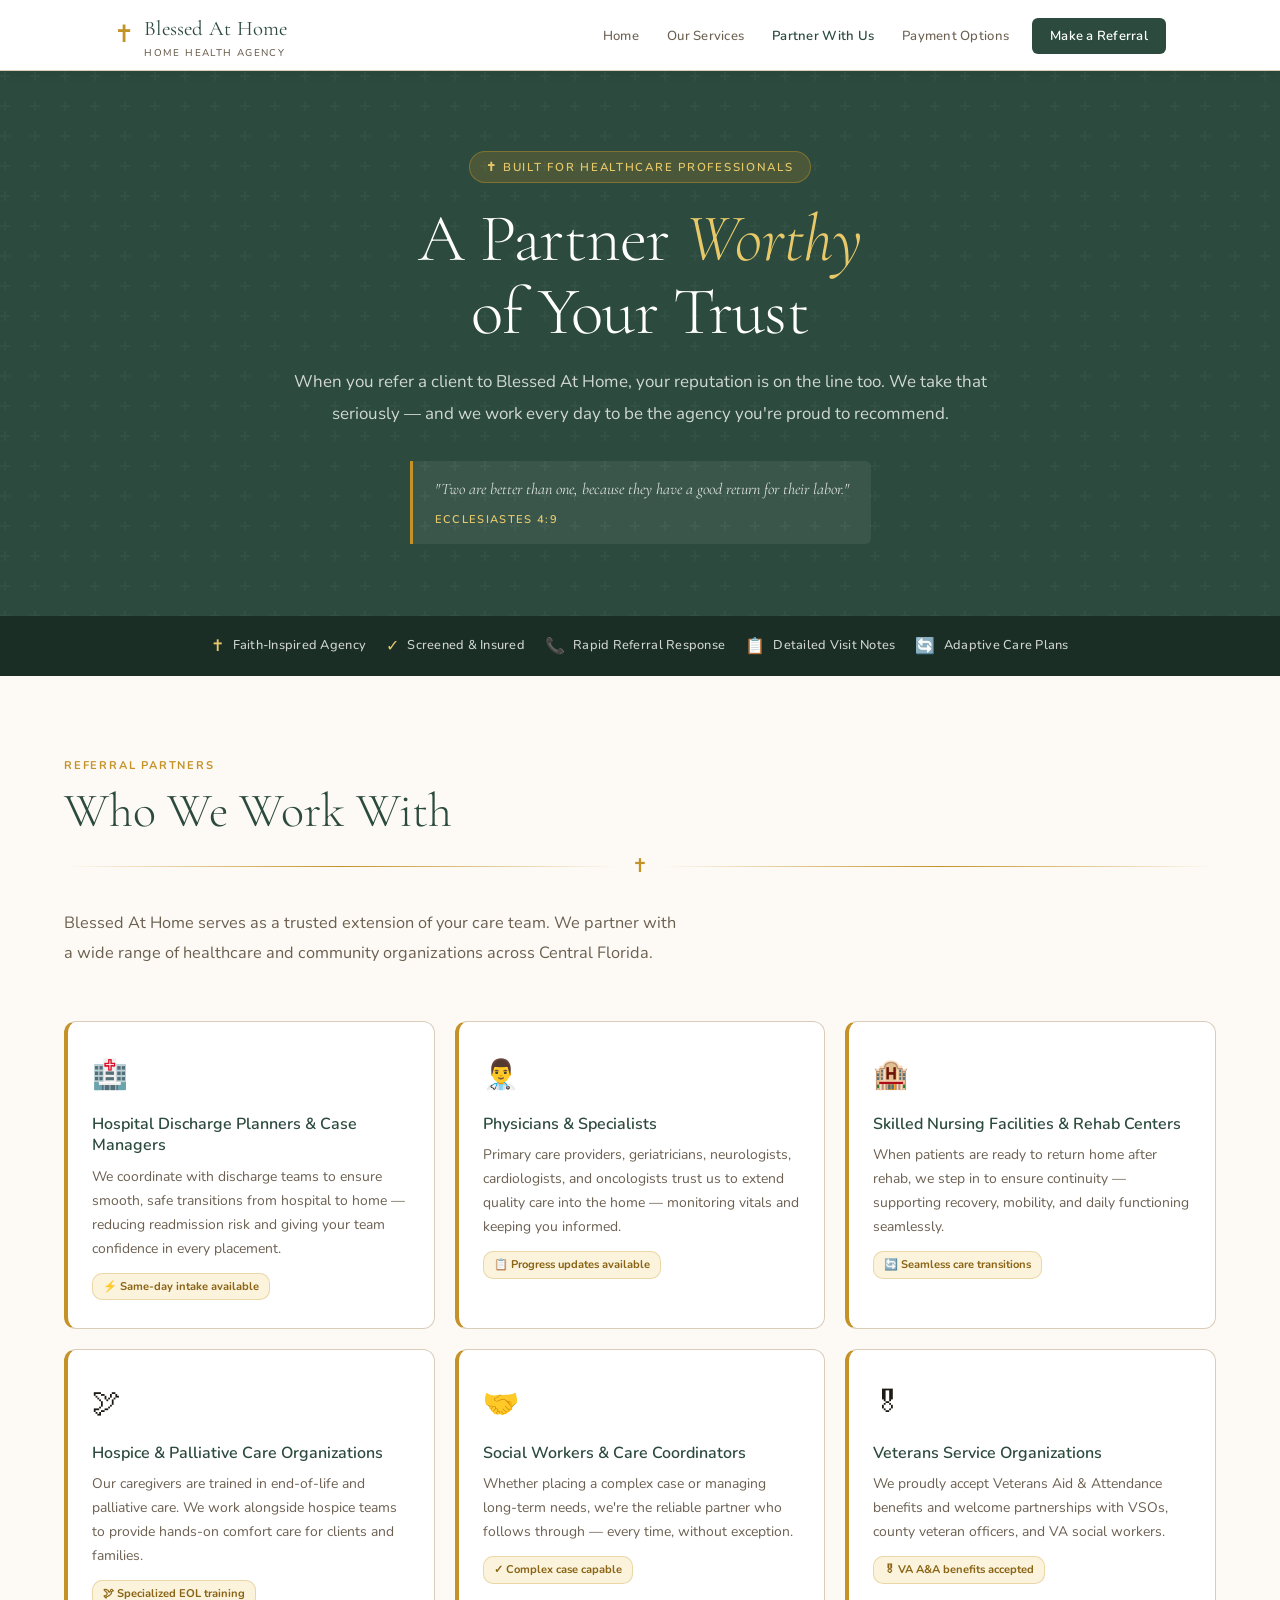
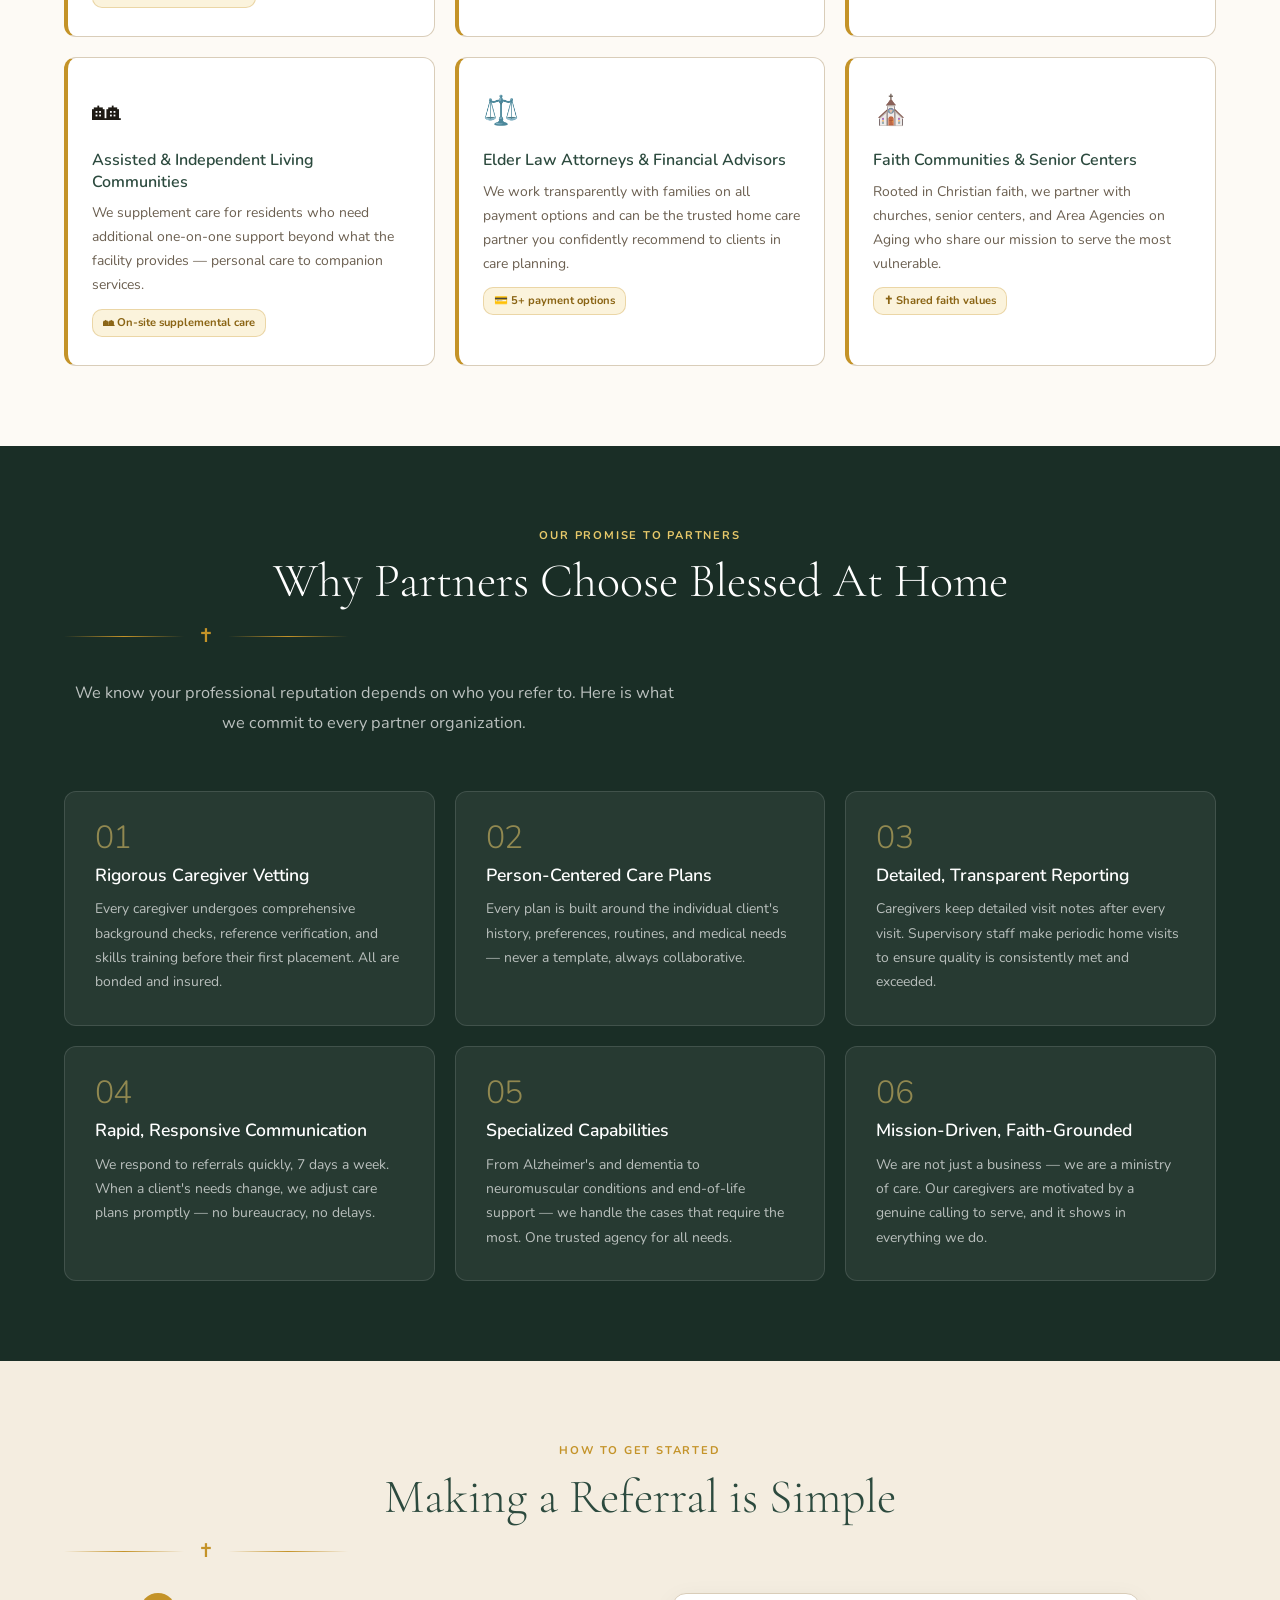
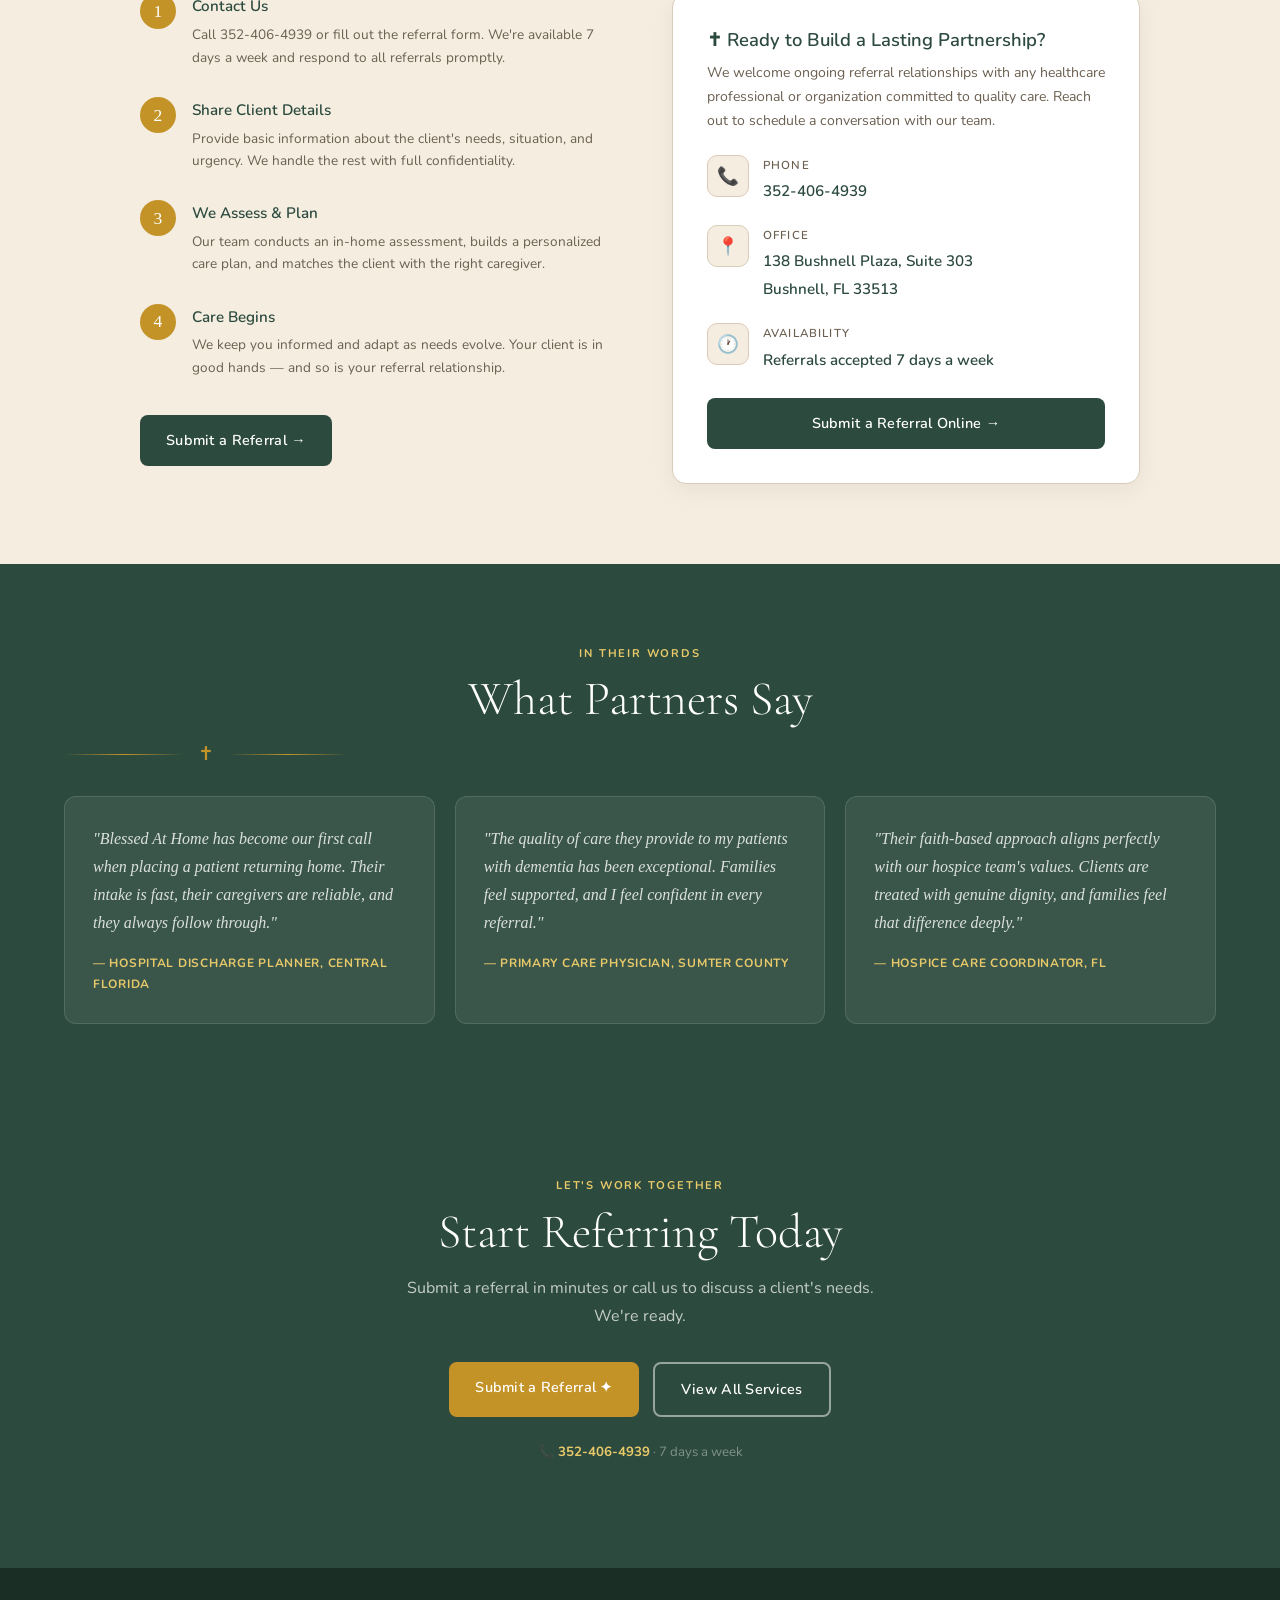
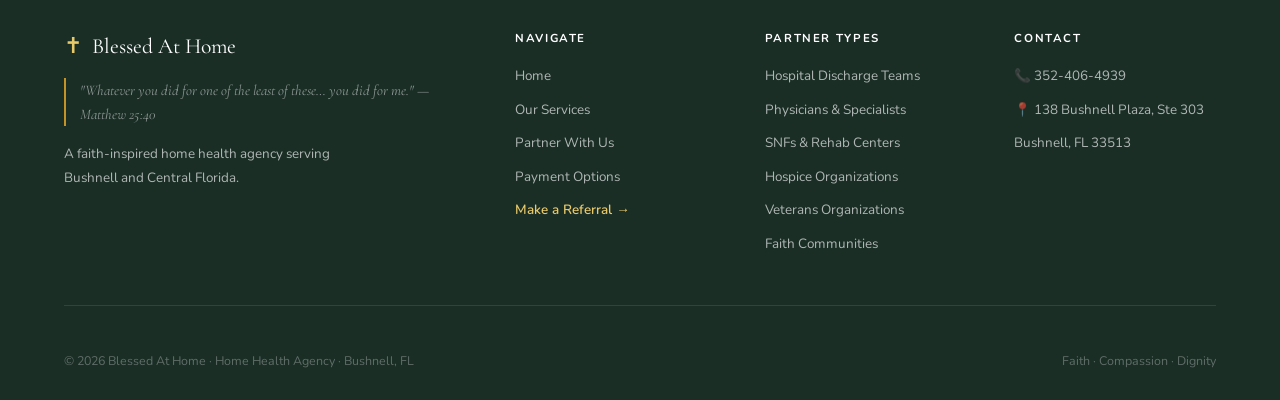
<file: partners.html>
<!DOCTYPE html>
<html lang="en">
<head>
  <meta charset="UTF-8" />
  <meta name="viewport" content="width=device-width, initial-scale=1.0" />
  <title>Partner With Us | Blessed At Home</title>
  <link rel="stylesheet" href="site.css" />
  <style>
    .partner-grid {
      display: grid;
      grid-template-columns: repeat(auto-fill, minmax(280px, 1fr));
      gap: 20px;
      max-width: 1180px;
      margin: 0 auto;
    }
    .partner-card {
      background: var(--white);
      border-radius: 12px;
      padding: 28px 24px;
      border: 1px solid var(--border);
      border-left: 4px solid var(--gold);
      transition: border-color 0.2s, box-shadow 0.25s, transform 0.18s;
    }
    .partner-card:hover {
      border-left-color: var(--forest);
      box-shadow: 0 10px 30px rgba(44,74,62,0.1);
      transform: translateY(-2px);
    }
    .partner-card .pt-icon { font-size: 1.8rem; margin-bottom: 14px; }
    .partner-card h3 { color: var(--forest); margin-bottom: 8px; font-size: 1rem; font-family: 'Nunito', sans-serif; font-weight: 600; }
    .partner-card p { font-size: 0.87rem; color: var(--muted); line-height: 1.72; }
    .partner-card .badge {
      display: inline-block;
      background: var(--gold-bg);
      border: 1px solid rgba(196,147,40,0.3);
      color: #8a6414;
      font-size: 0.7rem;
      font-weight: 700;
      padding: 3px 10px;
      border-radius: 10px;
      margin-top: 12px;
      font-family: 'Nunito', sans-serif;
    }
    .promise-grid {
      display: grid;
      grid-template-columns: repeat(auto-fill, minmax(280px, 1fr));
      gap: 20px;
      max-width: 1180px;
      margin: 0 auto;
    }
    .how-layout {
      display: grid;
      grid-template-columns: 1fr 1fr;
      gap: 64px;
      align-items: start;
      max-width: 1000px;
      margin: 0 auto;
    }
    .how-step {
      display: flex;
      gap: 16px;
      margin-bottom: 28px;
    }
    .step-num {
      width: 36px;
      height: 36px;
      background: var(--gold);
      border-radius: 50%;
      display: flex;
      align-items: center;
      justify-content: center;
      font-family: 'Playfair Display', serif;
      font-size: 1.1rem;
      color: var(--white);
      flex-shrink: 0;
    }
    .how-step h4 { font-family: 'Nunito', sans-serif; color: var(--forest); font-size: 0.95rem; font-weight: 600; margin-bottom: 4px; }
    .how-step p { font-size: 0.85rem; color: var(--muted); line-height: 1.65; }
    .contact-panel {
      background: var(--white);
      border-radius: 14px;
      padding: 34px;
      border: 1px solid var(--border);
      box-shadow: 0 6px 24px rgba(30,26,20,0.06);
    }
    .contact-panel h3 { color: var(--forest); font-size: 1.15rem; margin-bottom: 8px; }
    .contact-panel p { font-size: 0.88rem; color: var(--muted); margin-bottom: 22px; line-height: 1.7; }
    .testimonial-grid {
      display: grid;
      grid-template-columns: repeat(auto-fill, minmax(290px, 1fr));
      gap: 20px;
      max-width: 1180px;
      margin: 0 auto;
    }
    .t-card {
      background: rgba(255,255,255,0.07);
      border: 1px solid rgba(255,255,255,0.12);
      border-radius: 12px;
      padding: 28px;
    }
    .t-card .t-quote {
      font-family: 'Playfair Display', serif;
      font-style: italic;
      font-size: 1rem;
      color: rgba(255,255,255,0.82);
      line-height: 1.75;
      margin-bottom: 16px;
    }
    .t-card .t-attr { font-size: 0.75rem; color: var(--gold-lt); font-weight: 700; letter-spacing: 0.06em; text-transform: uppercase; font-family: 'Nunito', sans-serif; }
    @media(max-width:820px){ .how-layout { grid-template-columns: 1fr; gap: 32px; } }
    @media(max-width:680px){
      .partner-grid { grid-template-columns: 1fr; }
      .promise-grid { grid-template-columns: 1fr; }
      .testimonial-grid { grid-template-columns: 1fr; }
      .contact-panel { padding: 24px 20px; }
    }
    @media(max-width:400px){
      .partner-card { padding: 22px 18px; }
      .partner-card .pt-icon { font-size: 1.4rem; }
    }
  </style>
</head>
<body>

<nav class="site-nav">
  <div class="nav-inner">
    <a href="index.html" class="nav-logo">
      <span class="cross-mark">✝</span>
      <div>Blessed At Home<span class="logo-tagline">Home Health Agency</span></div>
    </a>
    <ul class="nav-links" id="navMenu">
      <li><a href="index.html">Home</a></li>
      <li><a href="services.html">Our Services</a></li>
      <li><a href="partners.html" class="active">Partner With Us</a></li>
      <li><a href="payment.html">Payment Options</a></li>
      <li><a href="referral.html" class="nav-cta">Make a Referral</a></li>
    </ul>
    <button class="nav-toggle" id="navToggle" aria-label="Toggle menu">
      <span></span><span></span><span></span>
    </button>
  </div>
</nav>
<script>
  document.getElementById('navToggle').addEventListener('click', function() {
    var menu = document.getElementById('navMenu');
    menu.classList.toggle('mobile-open');
    this.classList.toggle('open');
    document.body.style.overflow = menu.classList.contains('mobile-open') ? 'hidden' : '';
  });
</script>

<div class="page-hero">
  <div class="page-hero-inner">
    <div class="eyebrow">✝ Built for Healthcare Professionals</div>
    <h1>A Partner <em>Worthy</em><br/>of Your Trust</h1>
    <p class="lead">When you refer a client to Blessed At Home, your reputation is on the line too. We take that seriously — and we work every day to be the agency you're proud to recommend.</p>
    <div class="hero-scripture">
      "Two are better than one, because they have a good return for their labor."
      <cite>Ecclesiastes 4:9</cite>
    </div>
  </div>
</div>

<div class="trust-bar">
  <div class="trust-item"><span class="trust-dot">✝</span> Faith-Inspired Agency</div>
  <div class="trust-item"><span class="trust-dot">✓</span> Screened &amp; Insured</div>
  <div class="trust-item"><span class="trust-dot">📞</span> Rapid Referral Response</div>
  <div class="trust-item"><span class="trust-dot">📋</span> Detailed Visit Notes</div>
  <div class="trust-item"><span class="trust-dot">🔄</span> Adaptive Care Plans</div>
</div>

<!-- WHO WE PARTNER WITH -->
<section class="section section-cream">
  <div class="section-inner" style="max-width:1180px;margin:0 auto;">
    <div class="eyebrow-label">Referral Partners</div>
    <h2 style="color:var(--forest)">Who We Work With</h2>
    <div class="faith-rule"><span>✝</span></div>
    <p class="section-intro">Blessed At Home serves as a trusted extension of your care team. We partner with a wide range of healthcare and community organizations across Central Florida.</p>
  </div>
  <div class="partner-grid">
    <div class="partner-card">
      <div class="pt-icon">🏥</div>
      <h3>Hospital Discharge Planners &amp; Case Managers</h3>
      <p>We coordinate with discharge teams to ensure smooth, safe transitions from hospital to home — reducing readmission risk and giving your team confidence in every placement.</p>
      <span class="badge">⚡ Same-day intake available</span>
    </div>
    <div class="partner-card">
      <div class="pt-icon">👨‍⚕️</div>
      <h3>Physicians &amp; Specialists</h3>
      <p>Primary care providers, geriatricians, neurologists, cardiologists, and oncologists trust us to extend quality care into the home — monitoring vitals and keeping you informed.</p>
      <span class="badge">📋 Progress updates available</span>
    </div>
    <div class="partner-card">
      <div class="pt-icon">🏨</div>
      <h3>Skilled Nursing Facilities &amp; Rehab Centers</h3>
      <p>When patients are ready to return home after rehab, we step in to ensure continuity — supporting recovery, mobility, and daily functioning seamlessly.</p>
      <span class="badge">🔄 Seamless care transitions</span>
    </div>
    <div class="partner-card">
      <div class="pt-icon">🕊</div>
      <h3>Hospice &amp; Palliative Care Organizations</h3>
      <p>Our caregivers are trained in end-of-life and palliative care. We work alongside hospice teams to provide hands-on comfort care for clients and families.</p>
      <span class="badge">🕊 Specialized EOL training</span>
    </div>
    <div class="partner-card">
      <div class="pt-icon">🤝</div>
      <h3>Social Workers &amp; Care Coordinators</h3>
      <p>Whether placing a complex case or managing long-term needs, we're the reliable partner who follows through — every time, without exception.</p>
      <span class="badge">✓ Complex case capable</span>
    </div>
    <div class="partner-card">
      <div class="pt-icon">🎖</div>
      <h3>Veterans Service Organizations</h3>
      <p>We proudly accept Veterans Aid &amp; Attendance benefits and welcome partnerships with VSOs, county veteran officers, and VA social workers.</p>
      <span class="badge">🎖 VA A&amp;A benefits accepted</span>
    </div>
    <div class="partner-card">
      <div class="pt-icon">🏘</div>
      <h3>Assisted &amp; Independent Living Communities</h3>
      <p>We supplement care for residents who need additional one-on-one support beyond what the facility provides — personal care to companion services.</p>
      <span class="badge">🏘 On-site supplemental care</span>
    </div>
    <div class="partner-card">
      <div class="pt-icon">⚖️</div>
      <h3>Elder Law Attorneys &amp; Financial Advisors</h3>
      <p>We work transparently with families on all payment options and can be the trusted home care partner you confidently recommend to clients in care planning.</p>
      <span class="badge">💳 5+ payment options</span>
    </div>
    <div class="partner-card">
      <div class="pt-icon">⛪</div>
      <h3>Faith Communities &amp; Senior Centers</h3>
      <p>Rooted in Christian faith, we partner with churches, senior centers, and Area Agencies on Aging who share our mission to serve the most vulnerable.</p>
      <span class="badge">✝ Shared faith values</span>
    </div>
  </div>
</section>

<!-- WHY PARTNER -->
<section class="section section-dark">
  <div class="section-inner">
    <div class="eyebrow-label center">Our Promise to Partners</div>
    <h2 style="text-align:center;">Why Partners Choose Blessed At Home</h2>
    <div class="faith-rule center"><span>✝</span></div>
    <p class="section-intro center">We know your professional reputation depends on who you refer to. Here is what we commit to every partner organization.</p>
    <div class="promise-grid">
      <div class="dark-card"><div class="num">01</div><h3>Rigorous Caregiver Vetting</h3><p>Every caregiver undergoes comprehensive background checks, reference verification, and skills training before their first placement. All are bonded and insured.</p></div>
      <div class="dark-card"><div class="num">02</div><h3>Person-Centered Care Plans</h3><p>Every plan is built around the individual client's history, preferences, routines, and medical needs — never a template, always collaborative.</p></div>
      <div class="dark-card"><div class="num">03</div><h3>Detailed, Transparent Reporting</h3><p>Caregivers keep detailed visit notes after every visit. Supervisory staff make periodic home visits to ensure quality is consistently met and exceeded.</p></div>
      <div class="dark-card"><div class="num">04</div><h3>Rapid, Responsive Communication</h3><p>We respond to referrals quickly, 7 days a week. When a client's needs change, we adjust care plans promptly — no bureaucracy, no delays.</p></div>
      <div class="dark-card"><div class="num">05</div><h3>Specialized Capabilities</h3><p>From Alzheimer's and dementia to neuromuscular conditions and end-of-life support — we handle the cases that require the most. One trusted agency for all needs.</p></div>
      <div class="dark-card"><div class="num">06</div><h3>Mission-Driven, Faith-Grounded</h3><p>We are not just a business — we are a ministry of care. Our caregivers are motivated by a genuine calling to serve, and it shows in everything we do.</p></div>
    </div>
  </div>
</section>

<!-- HOW TO GET STARTED -->
<section class="section section-linen">
  <div class="section-inner">
    <div class="eyebrow-label center">How to Get Started</div>
    <h2 style="color:var(--forest);text-align:center;">Making a Referral is Simple</h2>
    <div class="faith-rule center"><span>✝</span></div>
    <div class="how-layout">
      <div>
        <div class="how-step">
          <div class="step-num">1</div>
          <div><h4>Contact Us</h4><p>Call 352-406-4939 or fill out the referral form. We're available 7 days a week and respond to all referrals promptly.</p></div>
        </div>
        <div class="how-step">
          <div class="step-num">2</div>
          <div><h4>Share Client Details</h4><p>Provide basic information about the client's needs, situation, and urgency. We handle the rest with full confidentiality.</p></div>
        </div>
        <div class="how-step">
          <div class="step-num">3</div>
          <div><h4>We Assess &amp; Plan</h4><p>Our team conducts an in-home assessment, builds a personalized care plan, and matches the client with the right caregiver.</p></div>
        </div>
        <div class="how-step">
          <div class="step-num">4</div>
          <div><h4>Care Begins</h4><p>We keep you informed and adapt as needs evolve. Your client is in good hands — and so is your referral relationship.</p></div>
        </div>
        <a href="referral.html" class="btn btn-forest" style="margin-top:8px;">Submit a Referral →</a>
      </div>
      <div class="contact-panel">
        <h3>✝ Ready to Build a Lasting Partnership?</h3>
        <p>We welcome ongoing referral relationships with any healthcare professional or organization committed to quality care. Reach out to schedule a conversation with our team.</p>
        <div class="contact-detail">
          <div class="contact-icon">📞</div>
          <div><strong>Phone</strong><span>352-406-4939</span></div>
        </div>
        <div class="contact-detail">
          <div class="contact-icon">📍</div>
          <div><strong>Office</strong><span>138 Bushnell Plaza, Suite 303<br/>Bushnell, FL 33513</span></div>
        </div>
        <div class="contact-detail">
          <div class="contact-icon">🕐</div>
          <div><strong>Availability</strong><span>Referrals accepted 7 days a week</span></div>
        </div>
        <div style="margin-top:24px;">
          <a href="referral.html" class="btn btn-forest" style="width:100%;text-align:center;display:block;">Submit a Referral Online →</a>
        </div>
      </div>
    </div>
  </div>
</section>

<!-- TESTIMONIALS -->
<section class="section section-forest">
  <div class="section-inner">
    <div class="eyebrow-label center">In Their Words</div>
    <h2 style="text-align:center;">What Partners Say</h2>
    <div class="faith-rule center"><span>✝</span></div>
    <div class="testimonial-grid">
      <div class="t-card">
        <div class="t-quote">"Blessed At Home has become our first call when placing a patient returning home. Their intake is fast, their caregivers are reliable, and they always follow through."</div>
        <div class="t-attr">— Hospital Discharge Planner, Central Florida</div>
      </div>
      <div class="t-card">
        <div class="t-quote">"The quality of care they provide to my patients with dementia has been exceptional. Families feel supported, and I feel confident in every referral."</div>
        <div class="t-attr">— Primary Care Physician, Sumter County</div>
      </div>
      <div class="t-card">
        <div class="t-quote">"Their faith-based approach aligns perfectly with our hospice team's values. Clients are treated with genuine dignity, and families feel that difference deeply."</div>
        <div class="t-attr">— Hospice Care Coordinator, FL</div>
      </div>
    </div>
  </div>
</section>

<div class="cta-banner">
  <div class="eyebrow-label">Let's Work Together</div>
  <h2>Start Referring Today</h2>
  <p>Submit a referral in minutes or call us to discuss a client's needs. We're ready.</p>
  <div class="cta-actions">
    <a href="referral.html" class="btn btn-gold">Submit a Referral ✦</a>
    <a href="services.html" class="btn btn-outline-white">View All Services</a>
  </div>
  <p style="color:rgba(255,255,255,0.4);font-size:0.83rem;margin-top:24px;position:relative;">📞 <strong style="color:var(--gold-lt);">352-406-4939</strong> · 7 days a week</p>
</div>

<footer class="site-footer">
  <div class="footer-inner">
    <div class="footer-top">
      <div class="footer-brand">
        <div class="logo"><span class="cross">✝</span> Blessed At Home</div>
        <div class="footer-verse">"Whatever you did for one of the least of these… you did for me." — Matthew 25:40</div>
        <p>A faith-inspired home health agency serving Bushnell and Central Florida.</p>
      </div>
      <div class="footer-col"><h4>Navigate</h4><ul>
        <li><a href="index.html">Home</a></li><li><a href="services.html">Our Services</a></li>
        <li><a href="partners.html">Partner With Us</a></li><li><a href="payment.html">Payment Options</a></li>
        <li><a href="referral.html" class="highlight">Make a Referral →</a></li>
      </ul></div>
      <div class="footer-col"><h4>Partner Types</h4><ul>
        <li>Hospital Discharge Teams</li><li>Physicians &amp; Specialists</li>
        <li>SNFs &amp; Rehab Centers</li><li>Hospice Organizations</li>
        <li>Veterans Organizations</li><li>Faith Communities</li>
      </ul></div>
      <div class="footer-col"><h4>Contact</h4><ul>
        <li>📞 352-406-4939</li><li>📍 138 Bushnell Plaza, Ste 303</li><li>Bushnell, FL 33513</li>
      </ul></div>
    </div>
    <div class="footer-bottom">
      <span>© 2026 Blessed At Home · Home Health Agency · Bushnell, FL</span>
      <span>Faith · Compassion · Dignity</span>
    </div>
  </div>
</footer>
</body>
</html>
</file>
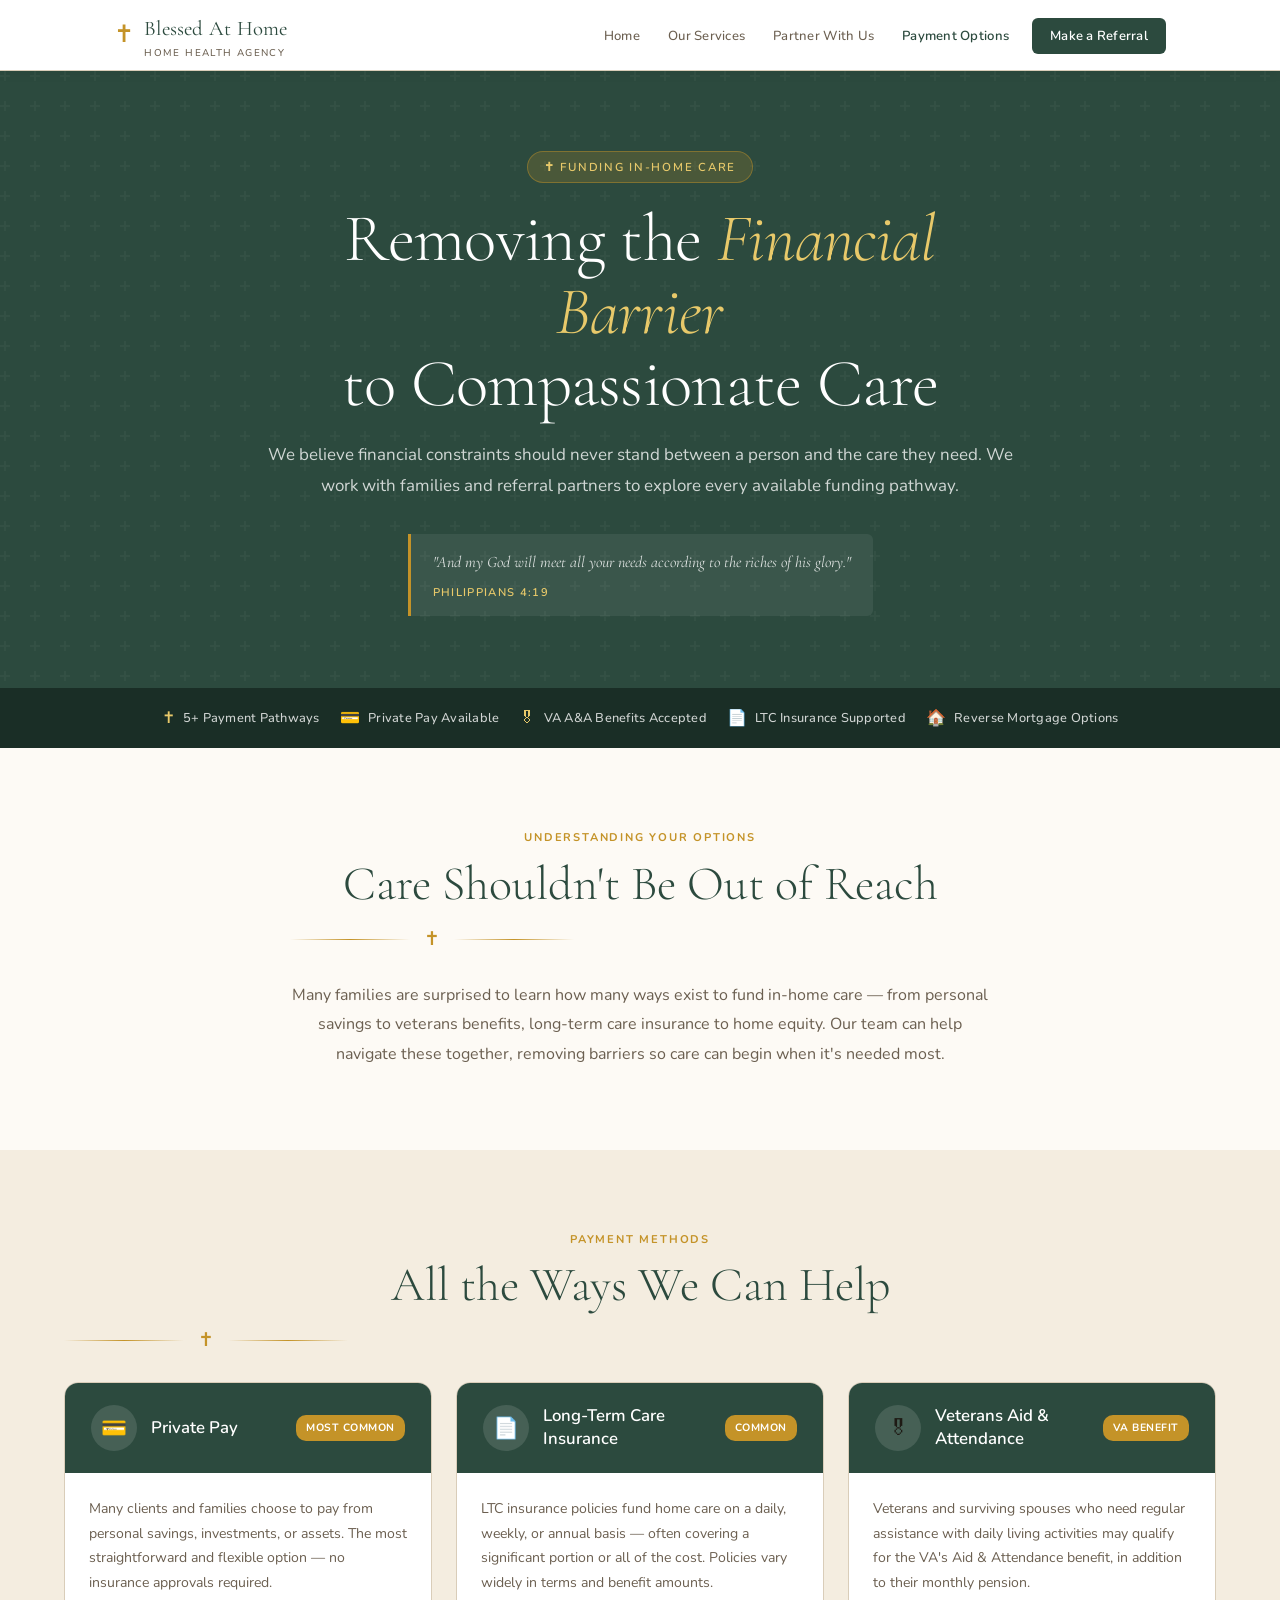
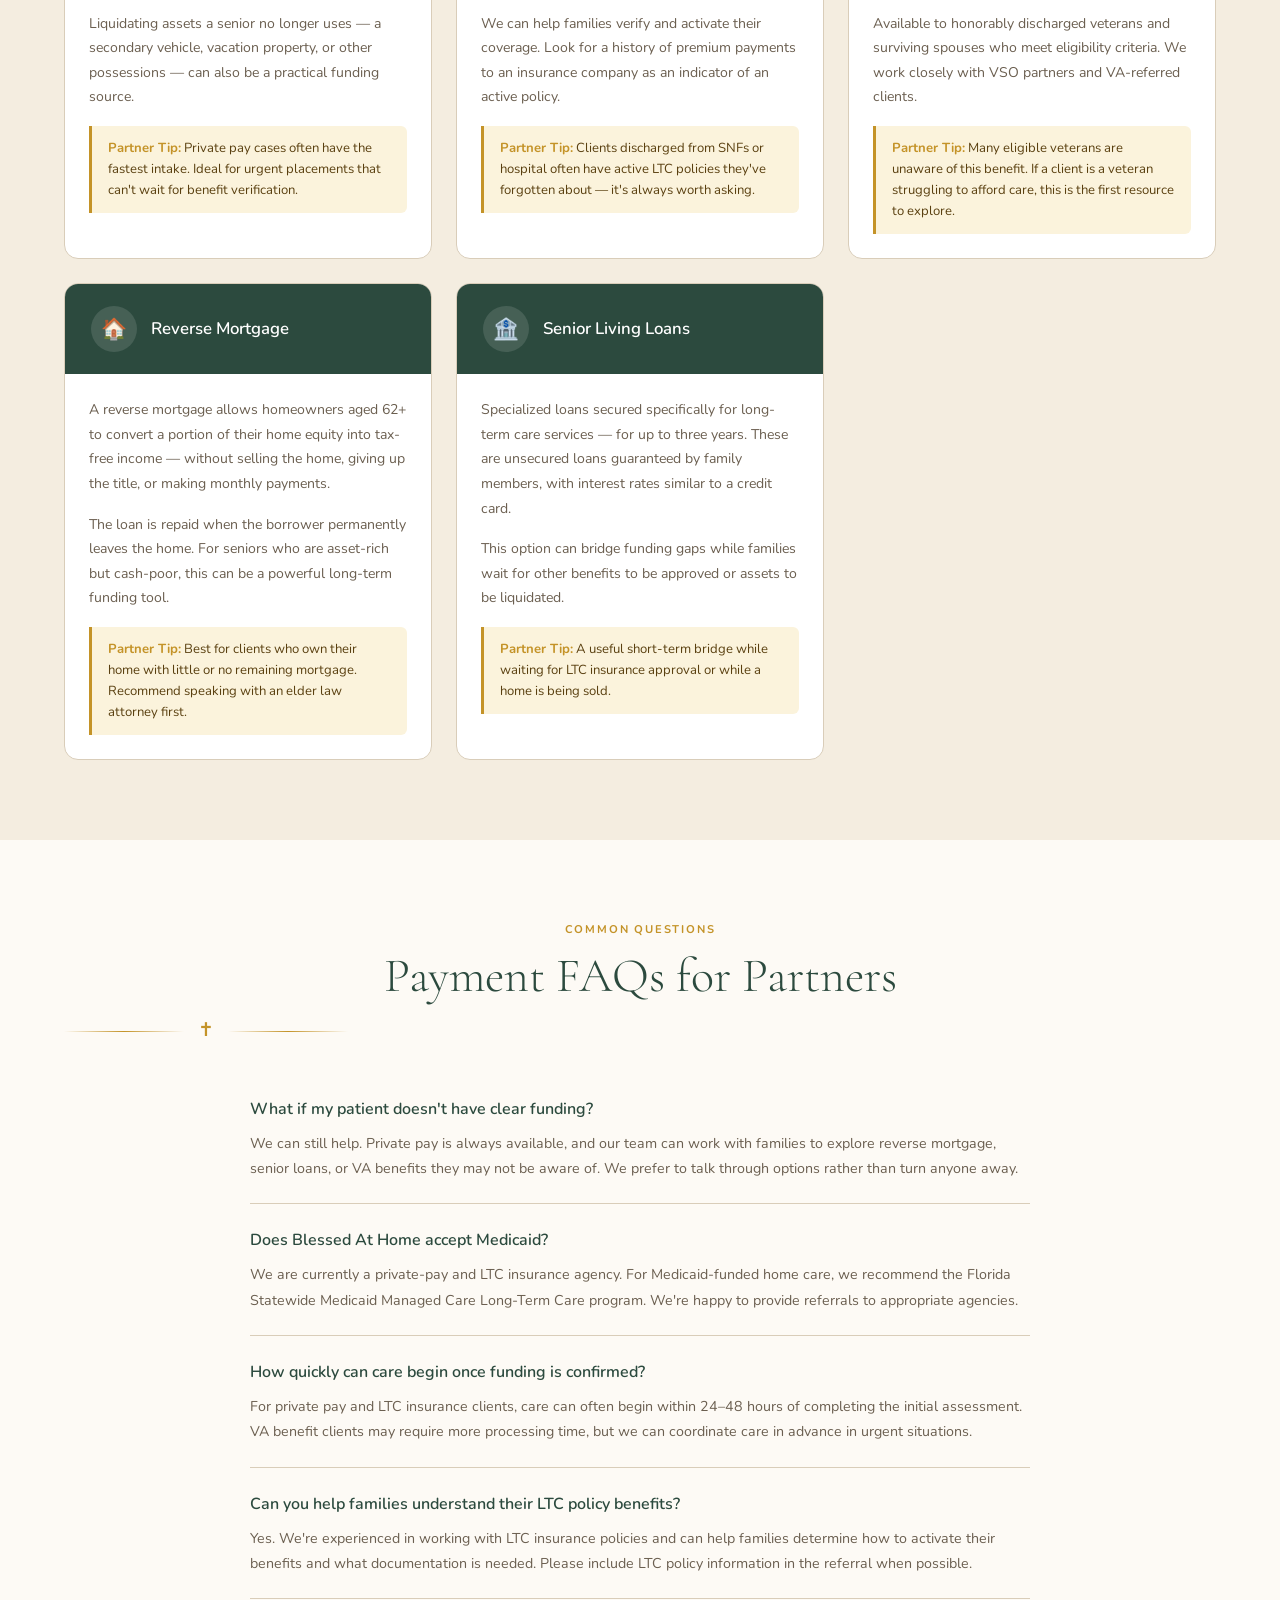
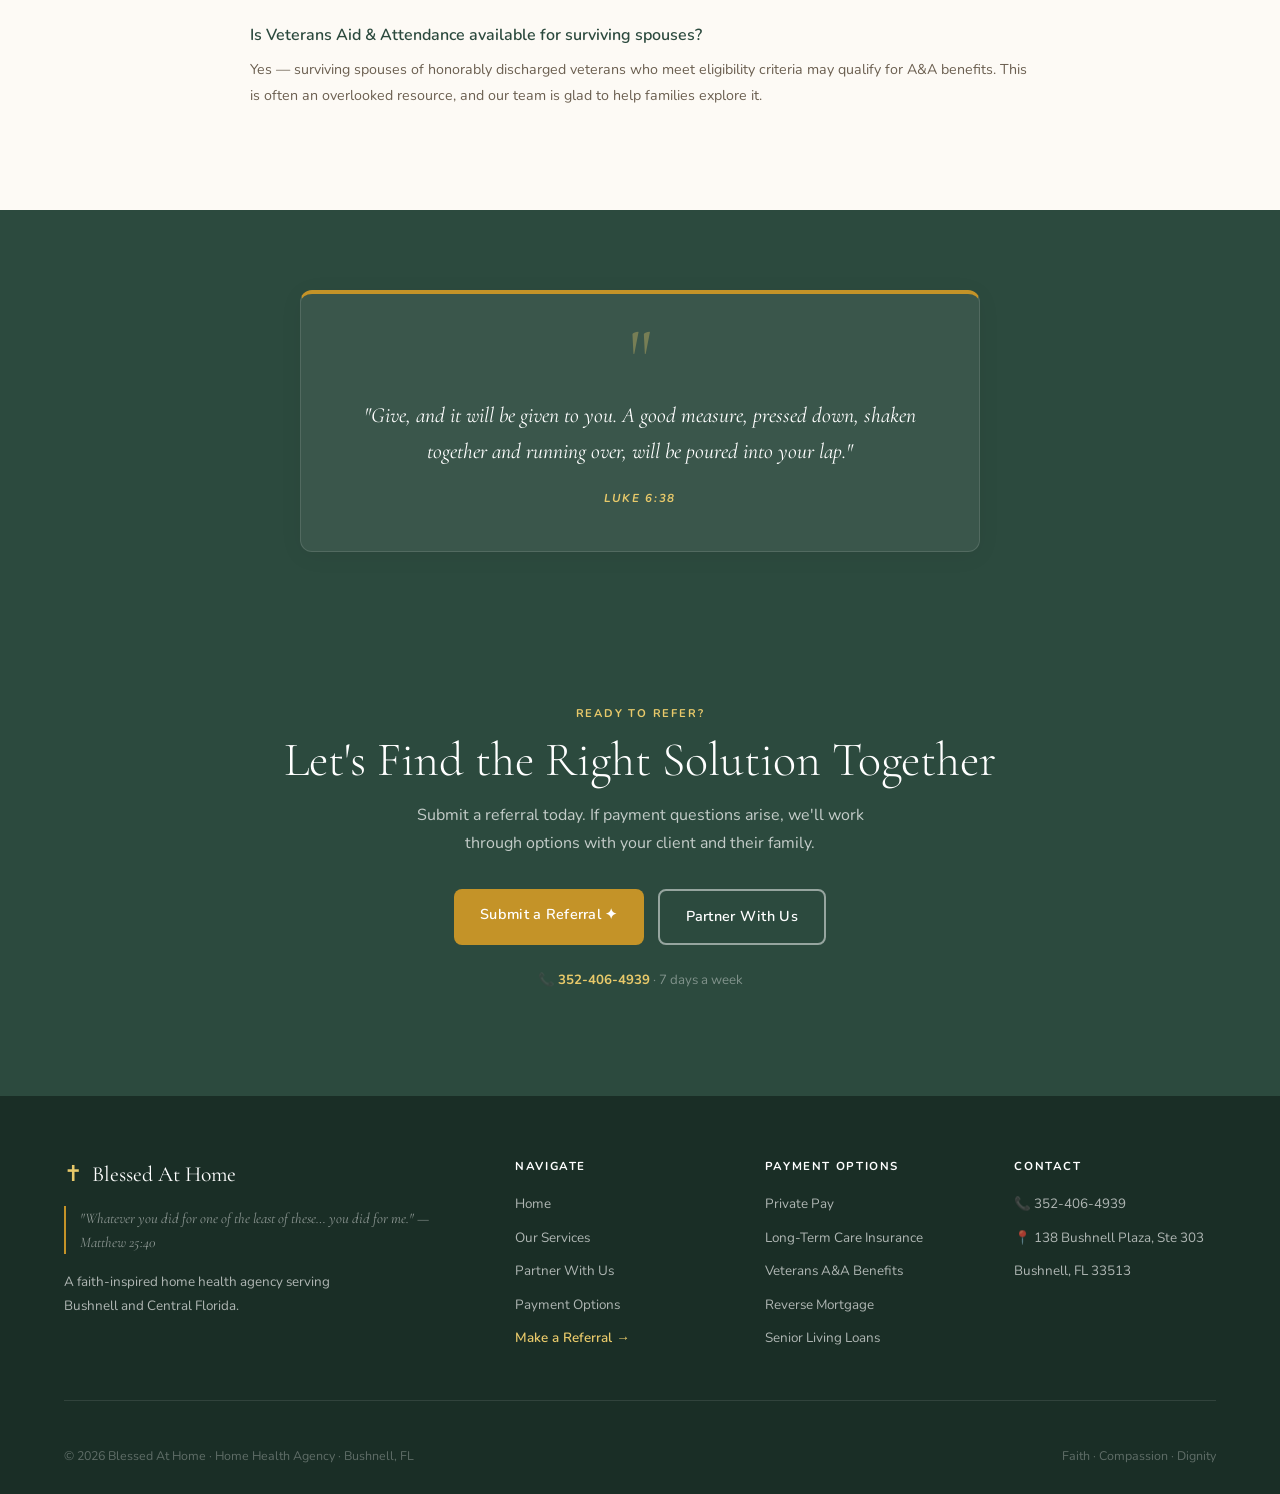
<file: payment.html>
<!DOCTYPE html>
<html lang="en">
<head>
  <meta charset="UTF-8" />
  <meta name="viewport" content="width=device-width, initial-scale=1.0" />
  <title>Payment Options | Blessed At Home</title>
  <link rel="stylesheet" href="site.css" />
  <style>
    .payment-grid {
      display: grid;
      grid-template-columns: repeat(auto-fill, minmax(280px, 1fr));
      gap: 24px;
      max-width: 1180px;
      margin: 0 auto;
    }
    .pay-card {
      background: var(--white);
      border-radius: 14px;
      border: 1px solid var(--border);
      overflow: hidden;
      transition: box-shadow 0.22s, transform 0.18s;
    }
    .pay-card:hover { box-shadow: 0 12px 36px rgba(44,74,62,0.1); transform: translateY(-3px); }
    .pay-card-head {
      background: var(--forest);
      padding: 22px 26px;
      display: flex;
      align-items: center;
      gap: 14px;
    }
    .pay-icon-circle {
      width: 46px;
      height: 46px;
      background: rgba(255,255,255,0.12);
      border-radius: 50%;
      display: flex;
      align-items: center;
      justify-content: center;
      font-size: 1.3rem;
      flex-shrink: 0;
    }
    .pay-card-head h3 { color: var(--white); font-size: 1.05rem; margin: 0; font-family: 'Nunito', sans-serif; font-weight: 600; }
    .pay-card-head .pay-badge {
      margin-left: auto;
      background: var(--gold);
      color: var(--white);
      font-family: 'Nunito', sans-serif;
      font-size: 0.66rem;
      font-weight: 700;
      padding: 4px 10px;
      border-radius: 10px;
      letter-spacing: 0.05em;
      text-transform: uppercase;
      white-space: nowrap;
    }
    .pay-card-body { padding: 24px; }
    .pay-card-body p { font-size: 0.88rem; color: var(--muted); line-height: 1.75; margin-bottom: 16px; }
    .pay-tip {
      background: var(--gold-bg);
      border-left: 3px solid var(--gold);
      border-radius: 0 6px 6px 0;
      padding: 12px 16px;
      font-size: 0.82rem;
      color: #5a4010;
      line-height: 1.6;
    }
    .pay-tip strong { color: var(--gold); }
    .faq-list { max-width: 780px; margin: 0 auto; }
    .faq-item { border-bottom: 1px solid var(--border); padding: 22px 0; }
    .faq-item:last-child { border-bottom: none; }
    .faq-item h4 { font-family: 'Nunito', sans-serif; color: var(--forest); font-size: 1rem; font-weight: 600; margin-bottom: 8px; }
    .faq-item p { font-size: 0.89rem; color: var(--muted); line-height: 1.78; }
    @media(max-width:680px){
      .payment-grid { grid-template-columns: 1fr; }
      .pay-card-head { padding: 18px 20px; flex-wrap: wrap; gap: 10px; }
      .pay-card-head .pay-badge { margin-left: 0; }
      .pay-card-body { padding: 20px; }
      .pay-tip { font-size: 0.8rem; }
    }
    @media(max-width:400px){
      .pay-card-head { padding: 16px; }
      .pay-icon-circle { width: 40px; height: 40px; font-size: 1.1rem; }
      .pay-card-head h3 { font-size: 0.95rem; }
    }
  </style>
</head>
<body>

<nav class="site-nav">
  <div class="nav-inner">
    <a href="index.html" class="nav-logo">
      <span class="cross-mark">✝</span>
      <div>Blessed At Home<span class="logo-tagline">Home Health Agency</span></div>
    </a>
    <ul class="nav-links" id="navMenu">
      <li><a href="index.html">Home</a></li>
      <li><a href="services.html">Our Services</a></li>
      <li><a href="partners.html">Partner With Us</a></li>
      <li><a href="payment.html" class="active">Payment Options</a></li>
      <li><a href="referral.html" class="nav-cta">Make a Referral</a></li>
    </ul>
    <button class="nav-toggle" id="navToggle" aria-label="Toggle menu">
      <span></span><span></span><span></span>
    </button>
  </div>
</nav>
<script>
  document.getElementById('navToggle').addEventListener('click', function() {
    var menu = document.getElementById('navMenu');
    menu.classList.toggle('mobile-open');
    this.classList.toggle('open');
    document.body.style.overflow = menu.classList.contains('mobile-open') ? 'hidden' : '';
  });
</script>

<div class="page-hero">
  <div class="page-hero-inner">
    <div class="eyebrow">✝ Funding In-Home Care</div>
    <h1>Removing the <em>Financial Barrier</em><br/>to Compassionate Care</h1>
    <p class="lead">We believe financial constraints should never stand between a person and the care they need. We work with families and referral partners to explore every available funding pathway.</p>
    <div class="hero-scripture">
      "And my God will meet all your needs according to the riches of his glory."
      <cite>Philippians 4:19</cite>
    </div>
  </div>
</div>

<div class="trust-bar">
  <div class="trust-item"><span class="trust-dot">✝</span> 5+ Payment Pathways</div>
  <div class="trust-item"><span class="trust-dot">💳</span> Private Pay Available</div>
  <div class="trust-item"><span class="trust-dot">🎖</span> VA A&amp;A Benefits Accepted</div>
  <div class="trust-item"><span class="trust-dot">📄</span> LTC Insurance Supported</div>
  <div class="trust-item"><span class="trust-dot">🏠</span> Reverse Mortgage Options</div>
</div>

<!-- INTRO -->
<section class="section section-cream">
  <div class="section-inner" style="max-width:700px;margin:0 auto;text-align:center;">
    <div class="eyebrow-label">Understanding Your Options</div>
    <h2 style="color:var(--forest)">Care Shouldn't Be Out of Reach</h2>
    <div class="faith-rule center"><span>✝</span></div>
    <p style="color:var(--muted);font-size:1rem;line-height:1.85;">Many families are surprised to learn how many ways exist to fund in-home care — from personal savings to veterans benefits, long-term care insurance to home equity. Our team can help navigate these together, removing barriers so care can begin when it's needed most.</p>
  </div>
</section>

<!-- PAYMENT OPTIONS -->
<section class="section section-linen">
  <div class="section-inner">
    <div class="eyebrow-label center">Payment Methods</div>
    <h2 style="color:var(--forest);text-align:center;">All the Ways We Can Help</h2>
    <div class="faith-rule center"><span>✝</span></div>
    <div class="payment-grid">
      <div class="pay-card">
        <div class="pay-card-head">
          <div class="pay-icon-circle">💳</div>
          <h3>Private Pay</h3>
          <span class="pay-badge">Most Common</span>
        </div>
        <div class="pay-card-body">
          <p>Many clients and families choose to pay from personal savings, investments, or assets. The most straightforward and flexible option — no insurance approvals required.</p>
          <p>Liquidating assets a senior no longer uses — a secondary vehicle, vacation property, or other possessions — can also be a practical funding source.</p>
          <div class="pay-tip"><strong>Partner Tip:</strong> Private pay cases often have the fastest intake. Ideal for urgent placements that can't wait for benefit verification.</div>
        </div>
      </div>
      <div class="pay-card">
        <div class="pay-card-head">
          <div class="pay-icon-circle">📄</div>
          <h3>Long-Term Care Insurance</h3>
          <span class="pay-badge">Common</span>
        </div>
        <div class="pay-card-body">
          <p>LTC insurance policies fund home care on a daily, weekly, or annual basis — often covering a significant portion or all of the cost. Policies vary widely in terms and benefit amounts.</p>
          <p>We can help families verify and activate their coverage. Look for a history of premium payments to an insurance company as an indicator of an active policy.</p>
          <div class="pay-tip"><strong>Partner Tip:</strong> Clients discharged from SNFs or hospital often have active LTC policies they've forgotten about — it's always worth asking.</div>
        </div>
      </div>
      <div class="pay-card">
        <div class="pay-card-head">
          <div class="pay-icon-circle">🎖</div>
          <h3>Veterans Aid &amp; Attendance</h3>
          <span class="pay-badge">VA Benefit</span>
        </div>
        <div class="pay-card-body">
          <p>Veterans and surviving spouses who need regular assistance with daily living activities may qualify for the VA's Aid &amp; Attendance benefit, in addition to their monthly pension.</p>
          <p>Available to honorably discharged veterans and surviving spouses who meet eligibility criteria. We work closely with VSO partners and VA-referred clients.</p>
          <div class="pay-tip"><strong>Partner Tip:</strong> Many eligible veterans are unaware of this benefit. If a client is a veteran struggling to afford care, this is the first resource to explore.</div>
        </div>
      </div>
      <div class="pay-card">
        <div class="pay-card-head">
          <div class="pay-icon-circle">🏠</div>
          <h3>Reverse Mortgage</h3>
        </div>
        <div class="pay-card-body">
          <p>A reverse mortgage allows homeowners aged 62+ to convert a portion of their home equity into tax-free income — without selling the home, giving up the title, or making monthly payments.</p>
          <p>The loan is repaid when the borrower permanently leaves the home. For seniors who are asset-rich but cash-poor, this can be a powerful long-term funding tool.</p>
          <div class="pay-tip"><strong>Partner Tip:</strong> Best for clients who own their home with little or no remaining mortgage. Recommend speaking with an elder law attorney first.</div>
        </div>
      </div>
      <div class="pay-card">
        <div class="pay-card-head">
          <div class="pay-icon-circle">🏦</div>
          <h3>Senior Living Loans</h3>
        </div>
        <div class="pay-card-body">
          <p>Specialized loans secured specifically for long-term care services — for up to three years. These are unsecured loans guaranteed by family members, with interest rates similar to a credit card.</p>
          <p>This option can bridge funding gaps while families wait for other benefits to be approved or assets to be liquidated.</p>
          <div class="pay-tip"><strong>Partner Tip:</strong> A useful short-term bridge while waiting for LTC insurance approval or while a home is being sold.</div>
        </div>
      </div>
    </div>
  </div>
</section>

<!-- FAQ -->
<section class="section section-cream">
  <div class="section-inner">
    <div class="eyebrow-label center">Common Questions</div>
    <h2 style="color:var(--forest);text-align:center;">Payment FAQs for Partners</h2>
    <div class="faith-rule center"><span>✝</span></div>
    <div class="faq-list">
      <div class="faq-item">
        <h4>What if my patient doesn't have clear funding?</h4>
        <p>We can still help. Private pay is always available, and our team can work with families to explore reverse mortgage, senior loans, or VA benefits they may not be aware of. We prefer to talk through options rather than turn anyone away.</p>
      </div>
      <div class="faq-item">
        <h4>Does Blessed At Home accept Medicaid?</h4>
        <p>We are currently a private-pay and LTC insurance agency. For Medicaid-funded home care, we recommend the Florida Statewide Medicaid Managed Care Long-Term Care program. We're happy to provide referrals to appropriate agencies.</p>
      </div>
      <div class="faq-item">
        <h4>How quickly can care begin once funding is confirmed?</h4>
        <p>For private pay and LTC insurance clients, care can often begin within 24–48 hours of completing the initial assessment. VA benefit clients may require more processing time, but we can coordinate care in advance in urgent situations.</p>
      </div>
      <div class="faq-item">
        <h4>Can you help families understand their LTC policy benefits?</h4>
        <p>Yes. We're experienced in working with LTC insurance policies and can help families determine how to activate their benefits and what documentation is needed. Please include LTC policy information in the referral when possible.</p>
      </div>
      <div class="faq-item">
        <h4>Is Veterans Aid &amp; Attendance available for surviving spouses?</h4>
        <p>Yes — surviving spouses of honorably discharged veterans who meet eligibility criteria may qualify for A&amp;A benefits. This is often an overlooked resource, and our team is glad to help families explore it.</p>
      </div>
    </div>
  </div>
</section>

<!-- SCRIPTURE -->
<section class="section section-forest center">
  <div class="section-inner" style="max-width:680px;">
    <div class="scripture-block" style="background:rgba(255,255,255,0.07);border-color:rgba(255,255,255,0.12);border-top-color:var(--gold);">
      <span class="qmark" style="color:var(--gold-lt);">"</span>
      <blockquote style="color:var(--white);">"Give, and it will be given to you. A good measure, pressed down, shaken together and running over, will be poured into your lap."</blockquote>
      <cite style="color:var(--gold-lt);">Luke 6:38</cite>
    </div>
  </div>
</section>

<div class="cta-banner">
  <div class="eyebrow-label">Ready to Refer?</div>
  <h2>Let's Find the Right Solution Together</h2>
  <p>Submit a referral today. If payment questions arise, we'll work through options with your client and their family.</p>
  <div class="cta-actions">
    <a href="referral.html" class="btn btn-gold">Submit a Referral ✦</a>
    <a href="partners.html" class="btn btn-outline-white">Partner With Us</a>
  </div>
  <p style="color:rgba(255,255,255,0.4);font-size:0.83rem;margin-top:24px;position:relative;">📞 <strong style="color:var(--gold-lt);">352-406-4939</strong> · 7 days a week</p>
</div>

<footer class="site-footer">
  <div class="footer-inner">
    <div class="footer-top">
      <div class="footer-brand">
        <div class="logo"><span class="cross">✝</span> Blessed At Home</div>
        <div class="footer-verse">"Whatever you did for one of the least of these… you did for me." — Matthew 25:40</div>
        <p>A faith-inspired home health agency serving Bushnell and Central Florida.</p>
      </div>
      <div class="footer-col"><h4>Navigate</h4><ul>
        <li><a href="index.html">Home</a></li><li><a href="services.html">Our Services</a></li>
        <li><a href="partners.html">Partner With Us</a></li><li><a href="payment.html">Payment Options</a></li>
        <li><a href="referral.html" class="highlight">Make a Referral →</a></li>
      </ul></div>
      <div class="footer-col"><h4>Payment Options</h4><ul>
        <li>Private Pay</li><li>Long-Term Care Insurance</li>
        <li>Veterans A&amp;A Benefits</li><li>Reverse Mortgage</li><li>Senior Living Loans</li>
      </ul></div>
      <div class="footer-col"><h4>Contact</h4><ul>
        <li>📞 352-406-4939</li><li>📍 138 Bushnell Plaza, Ste 303</li><li>Bushnell, FL 33513</li>
      </ul></div>
    </div>
    <div class="footer-bottom">
      <span>© 2026 Blessed At Home · Home Health Agency · Bushnell, FL</span>
      <span>Faith · Compassion · Dignity</span>
    </div>
  </div>
</footer>
</body>
</html>
</file>
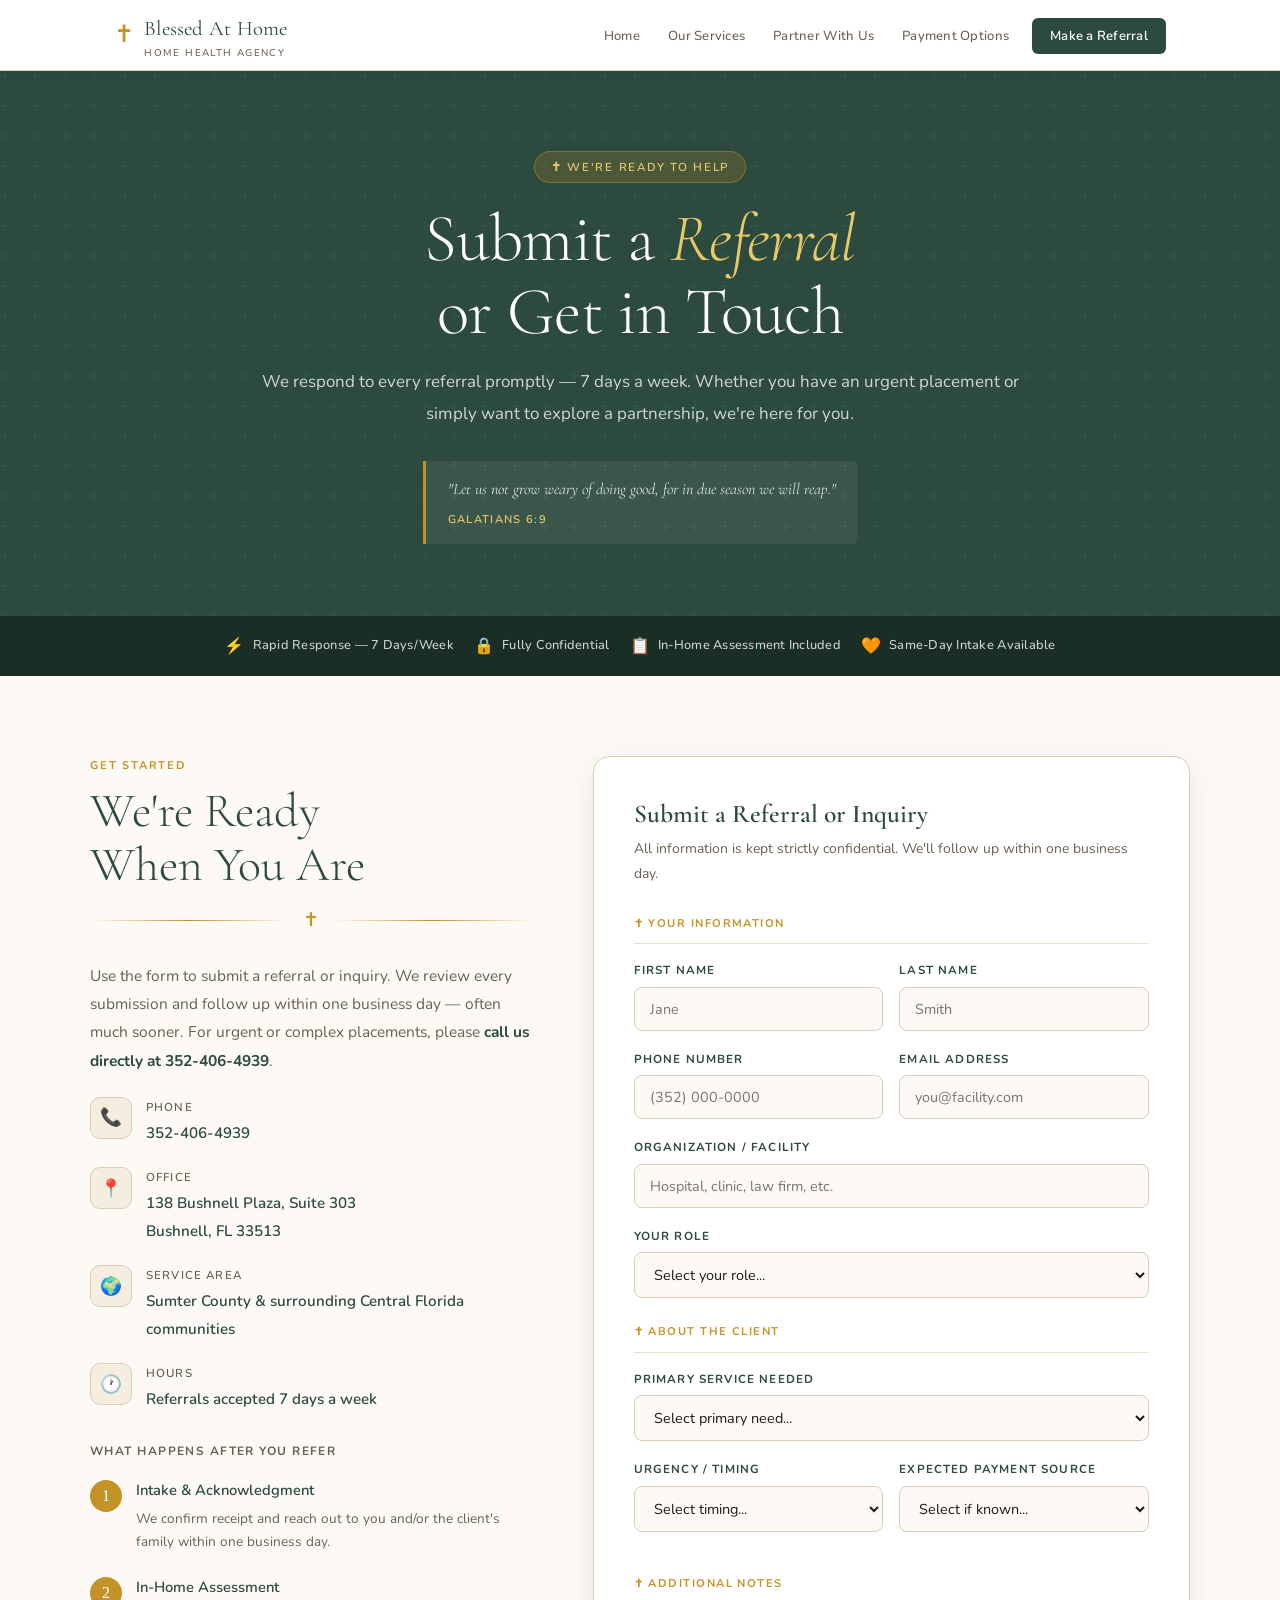
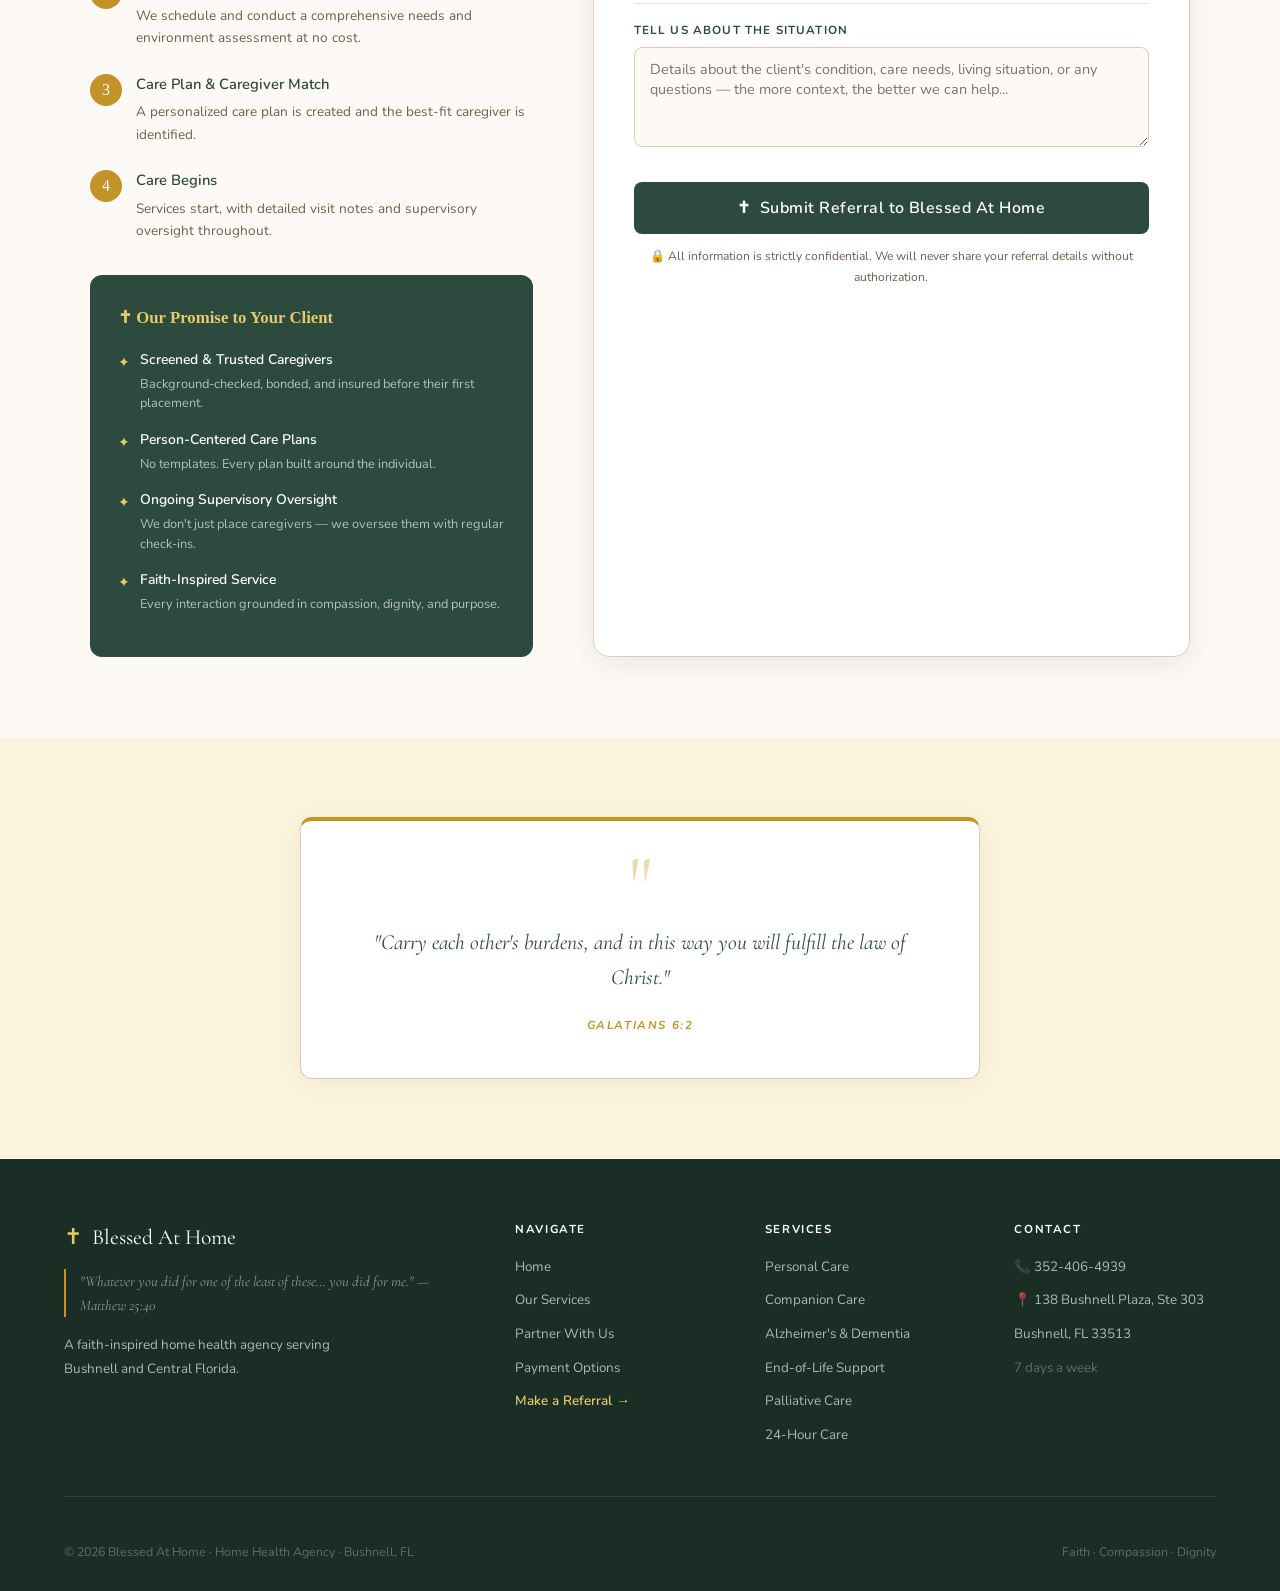
<file: referral.html>
<!DOCTYPE html>
<html lang="en">
<head>
  <meta charset="UTF-8" />
  <meta name="viewport" content="width=device-width, initial-scale=1.0" />
  <title>Make a Referral | Blessed At Home</title>
  <link rel="stylesheet" href="site.css" />
  <style>
    .referral-layout {
      display: grid;
      grid-template-columns: 1fr 1.35fr;
      gap: 60px;
      max-width: 1100px;
      margin: 0 auto;
    }
    .ref-info h2 { color: var(--forest); margin-bottom: 16px; }
    .ref-info p { color: var(--muted); font-size: 0.97rem; line-height: 1.82; margin-bottom: 22px; }
    .step-list { margin: 28px 0 32px; }
    .step-item {
      display: flex;
      gap: 14px;
      margin-bottom: 22px;
    }
    .step-dot {
      width: 32px;
      height: 32px;
      background: var(--gold);
      border-radius: 50%;
      display: flex;
      align-items: center;
      justify-content: center;
      font-family: 'Playfair Display', serif;
      font-size: 1rem;
      color: var(--white);
      flex-shrink: 0;
      margin-top: 2px;
    }
    .step-item h4 { font-family: 'Nunito', sans-serif; color: var(--forest); font-size: 0.92rem; font-weight: 600; margin-bottom: 4px; }
    .step-item p { font-size: 0.85rem; color: var(--muted); line-height: 1.65; margin: 0; }
    .promise-panel {
      background: var(--forest);
      border-radius: 12px;
      padding: 28px;
      margin-top: 28px;
    }
    .promise-panel h4 {
      font-family: 'Playfair Display', serif;
      color: var(--gold-lt);
      font-size: 1.05rem;
      margin-bottom: 16px;
    }
    .promise-item {
      display: flex;
      gap: 10px;
      margin-bottom: 14px;
      align-items: flex-start;
    }
    .promise-item .pi-icon { color: var(--gold-lt); font-size: 0.9rem; margin-top: 2px; flex-shrink: 0; }
    .promise-item h5 { font-family: 'Nunito', sans-serif; color: var(--white); font-size: 0.87rem; font-weight: 600; margin-bottom: 2px; }
    .promise-item p { font-size: 0.8rem; color: rgba(255,255,255,0.65); line-height: 1.55; margin: 0; }
    @media(max-width:900px){ .referral-layout { grid-template-columns: 1fr; gap: 36px; } }
    @media(max-width:680px){
      .form-panel { padding: 24px 18px; }
      .promise-panel { padding: 22px 18px; }
      .step-item { gap: 12px; }
      .step-dot { width: 28px; height: 28px; font-size: 0.9rem; }
      .referral-layout { gap: 28px; }
    }
    @media(max-width:400px){
      .form-panel { padding: 20px 14px; }
      .promise-panel { padding: 18px 14px; }
      .promise-item { gap: 8px; }
      .step-dot { width: 26px; height: 26px; font-size: 0.85rem; }
    }
  </style>
</head>
<body>

<nav class="site-nav">
  <div class="nav-inner">
    <a href="index.html" class="nav-logo">
      <span class="cross-mark">✝</span>
      <div>Blessed At Home<span class="logo-tagline">Home Health Agency</span></div>
    </a>
    <ul class="nav-links" id="navMenu">
      <li><a href="index.html">Home</a></li>
      <li><a href="services.html">Our Services</a></li>
      <li><a href="partners.html">Partner With Us</a></li>
      <li><a href="payment.html">Payment Options</a></li>
      <li><a href="referral.html" class="nav-cta">Make a Referral</a></li>
    </ul>
    <button class="nav-toggle" id="navToggle" aria-label="Toggle menu">
      <span></span><span></span><span></span>
    </button>
  </div>
</nav>
<script>
  document.getElementById('navToggle').addEventListener('click', function() {
    var menu = document.getElementById('navMenu');
    menu.classList.toggle('mobile-open');
    this.classList.toggle('open');
    document.body.style.overflow = menu.classList.contains('mobile-open') ? 'hidden' : '';
  });
</script>

<div class="page-hero">
  <div class="page-hero-inner">
    <div class="eyebrow">✝ We're Ready to Help</div>
    <h1>Submit a <em>Referral</em><br/>or Get in Touch</h1>
    <p class="lead">We respond to every referral promptly — 7 days a week. Whether you have an urgent placement or simply want to explore a partnership, we're here for you.</p>
    <div class="hero-scripture">
      "Let us not grow weary of doing good, for in due season we will reap."
      <cite>Galatians 6:9</cite>
    </div>
  </div>
</div>

<div class="trust-bar">
  <div class="trust-item"><span class="trust-dot">⚡</span> Rapid Response — 7 Days/Week</div>
  <div class="trust-item"><span class="trust-dot">🔒</span> Fully Confidential</div>
  <div class="trust-item"><span class="trust-dot">📋</span> In-Home Assessment Included</div>
  <div class="trust-item"><span class="trust-dot">🧡</span> Same-Day Intake Available</div>
</div>

<!-- REFERRAL SECTION -->
<section class="section section-cream">
  <div class="referral-layout">

    <!-- LEFT: INFO -->
    <div class="ref-info">
      <div class="eyebrow-label">Get Started</div>
      <h2>We're Ready<br/>When You Are</h2>
      <div class="faith-rule"><span>✝</span></div>
      <p>Use the form to submit a referral or inquiry. We review every submission and follow up within one business day — often much sooner. For urgent or complex placements, please <strong style="color:var(--forest)">call us directly at 352-406-4939</strong>.</p>

      <div class="contact-detail">
        <div class="contact-icon">📞</div>
        <div><strong>Phone</strong><span>352-406-4939</span></div>
      </div>
      <div class="contact-detail">
        <div class="contact-icon">📍</div>
        <div><strong>Office</strong><span>138 Bushnell Plaza, Suite 303<br/>Bushnell, FL 33513</span></div>
      </div>
      <div class="contact-detail">
        <div class="contact-icon">🌍</div>
        <div><strong>Service Area</strong><span>Sumter County &amp; surrounding Central Florida communities</span></div>
      </div>
      <div class="contact-detail">
        <div class="contact-icon">🕐</div>
        <div><strong>Hours</strong><span>Referrals accepted 7 days a week</span></div>
      </div>

      <div class="step-list">
        <h4 style="font-family:'Nunito',sans-serif;font-size:0.75rem;font-weight:700;text-transform:uppercase;letter-spacing:0.12em;color:var(--muted);margin-bottom:16px;">What Happens After You Refer</h4>
        <div class="step-item">
          <div class="step-dot">1</div>
          <div><h4>Intake &amp; Acknowledgment</h4><p>We confirm receipt and reach out to you and/or the client's family within one business day.</p></div>
        </div>
        <div class="step-item">
          <div class="step-dot">2</div>
          <div><h4>In-Home Assessment</h4><p>We schedule and conduct a comprehensive needs and environment assessment at no cost.</p></div>
        </div>
        <div class="step-item">
          <div class="step-dot">3</div>
          <div><h4>Care Plan &amp; Caregiver Match</h4><p>A personalized care plan is created and the best-fit caregiver is identified.</p></div>
        </div>
        <div class="step-item">
          <div class="step-dot">4</div>
          <div><h4>Care Begins</h4><p>Services start, with detailed visit notes and supervisory oversight throughout.</p></div>
        </div>
      </div>

      <div class="promise-panel">
        <h4>✝ Our Promise to Your Client</h4>
        <div class="promise-item">
          <div class="pi-icon">✦</div>
          <div><h5>Screened &amp; Trusted Caregivers</h5><p>Background-checked, bonded, and insured before their first placement.</p></div>
        </div>
        <div class="promise-item">
          <div class="pi-icon">✦</div>
          <div><h5>Person-Centered Care Plans</h5><p>No templates. Every plan built around the individual.</p></div>
        </div>
        <div class="promise-item">
          <div class="pi-icon">✦</div>
          <div><h5>Ongoing Supervisory Oversight</h5><p>We don't just place caregivers — we oversee them with regular check-ins.</p></div>
        </div>
        <div class="promise-item">
          <div class="pi-icon">✦</div>
          <div><h5>Faith-Inspired Service</h5><p>Every interaction grounded in compassion, dignity, and purpose.</p></div>
        </div>
      </div>
    </div>

    <!-- RIGHT: FORM -->
    <div class="form-panel">
      <h3>Submit a Referral or Inquiry</h3>
      <p class="form-sub">All information is kept strictly confidential. We'll follow up within one business day.</p>

      <div class="form-section-title">✝ Your Information</div>
      <div class="form-row">
        <div class="form-group"><label>First Name</label><input type="text" placeholder="Jane" /></div>
        <div class="form-group"><label>Last Name</label><input type="text" placeholder="Smith" /></div>
      </div>
      <div class="form-row">
        <div class="form-group"><label>Phone Number</label><input type="tel" placeholder="(352) 000-0000" /></div>
        <div class="form-group"><label>Email Address</label><input type="email" placeholder="you@facility.com" /></div>
      </div>
      <div class="form-group"><label>Organization / Facility</label><input type="text" placeholder="Hospital, clinic, law firm, etc." /></div>
      <div class="form-group">
        <label>Your Role</label>
        <select>
          <option value="">Select your role...</option>
          <option>Hospital Discharge Planner</option>
          <option>Case Manager</option>
          <option>Physician / Medical Provider</option>
          <option>Social Worker</option>
          <option>SNF / Rehab Case Manager</option>
          <option>Hospice / Palliative Care Coordinator</option>
          <option>Veterans Service Officer</option>
          <option>Assisted Living / Memory Care Staff</option>
          <option>Elder Law Attorney</option>
          <option>Financial Advisor / Planner</option>
          <option>Community / Faith Organization</option>
          <option>Family Member</option>
          <option>Other</option>
        </select>
      </div>

      <div class="form-section-title">✝ About the Client</div>
      <div class="form-group">
        <label>Primary Service Needed</label>
        <select>
          <option value="">Select primary need...</option>
          <option>Personal Care &amp; Hygiene</option>
          <option>Mobility Assistance</option>
          <option>Companion Care</option>
          <option>Homemaking</option>
          <option>Senior Transportation</option>
          <option>Health Reminders &amp; Monitoring</option>
          <option>Alzheimer's / Dementia Care</option>
          <option>End-of-Life / Hospice Support</option>
          <option>Palliative Care</option>
          <option>24-Hour Care</option>
          <option>Adults with Disabilities (IDD)</option>
          <option>Neuromuscular Care</option>
          <option>Not Sure — Needs Assessment</option>
        </select>
      </div>
      <div class="form-row">
        <div class="form-group">
          <label>Urgency / Timing</label>
          <select>
            <option value="">Select timing...</option>
            <option>Urgent — Within 24-48 hours</option>
            <option>Within the week</option>
            <option>Within 2-4 weeks</option>
            <option>Planning ahead</option>
            <option>Information gathering only</option>
          </select>
        </div>
        <div class="form-group">
          <label>Expected Payment Source</label>
          <select>
            <option value="">Select if known...</option>
            <option>Private Pay</option>
            <option>Long-Term Care Insurance</option>
            <option>Veterans Aid &amp; Attendance</option>
            <option>Reverse Mortgage</option>
            <option>Senior Living Loan</option>
            <option>Unknown — Need Guidance</option>
          </select>
        </div>
      </div>

      <div class="form-section-title">✝ Additional Notes</div>
      <div class="form-group">
        <label>Tell Us About the Situation</label>
        <textarea placeholder="Details about the client's condition, care needs, living situation, or any questions — the more context, the better we can help..."></textarea>
      </div>
      <button class="btn-submit" type="button">✝ &nbsp;Submit Referral to Blessed At Home</button>
      <p class="form-note">🔒 All information is strictly confidential. We will never share your referral details without authorization.</p>
    </div>

  </div>
</section>

<!-- SCRIPTURE -->
<section class="section section-gold-bg center">
  <div class="section-inner" style="max-width:680px;">
    <div class="scripture-block">
      <span class="qmark">"</span>
      <blockquote>"Carry each other's burdens, and in this way you will fulfill the law of Christ."</blockquote>
      <cite>Galatians 6:2</cite>
    </div>
  </div>
</section>

<footer class="site-footer">
  <div class="footer-inner">
    <div class="footer-top">
      <div class="footer-brand">
        <div class="logo"><span class="cross">✝</span> Blessed At Home</div>
        <div class="footer-verse">"Whatever you did for one of the least of these… you did for me." — Matthew 25:40</div>
        <p>A faith-inspired home health agency serving Bushnell and Central Florida.</p>
      </div>
      <div class="footer-col"><h4>Navigate</h4><ul>
        <li><a href="index.html">Home</a></li><li><a href="services.html">Our Services</a></li>
        <li><a href="partners.html">Partner With Us</a></li><li><a href="payment.html">Payment Options</a></li>
        <li><a href="referral.html" class="highlight">Make a Referral →</a></li>
      </ul></div>
      <div class="footer-col"><h4>Services</h4><ul>
        <li>Personal Care</li><li>Companion Care</li><li>Alzheimer's &amp; Dementia</li>
        <li>End-of-Life Support</li><li>Palliative Care</li><li>24-Hour Care</li>
      </ul></div>
      <div class="footer-col"><h4>Contact</h4><ul>
        <li>📞 352-406-4939</li><li>📍 138 Bushnell Plaza, Ste 303</li>
        <li>Bushnell, FL 33513</li><li style="margin-top:8px;color:rgba(255,255,255,0.3);">7 days a week</li>
      </ul></div>
    </div>
    <div class="footer-bottom">
      <span>© 2026 Blessed At Home · Home Health Agency · Bushnell, FL</span>
      <span>Faith · Compassion · Dignity</span>
    </div>
  </div>
</footer>
</body>
</html>
</file>
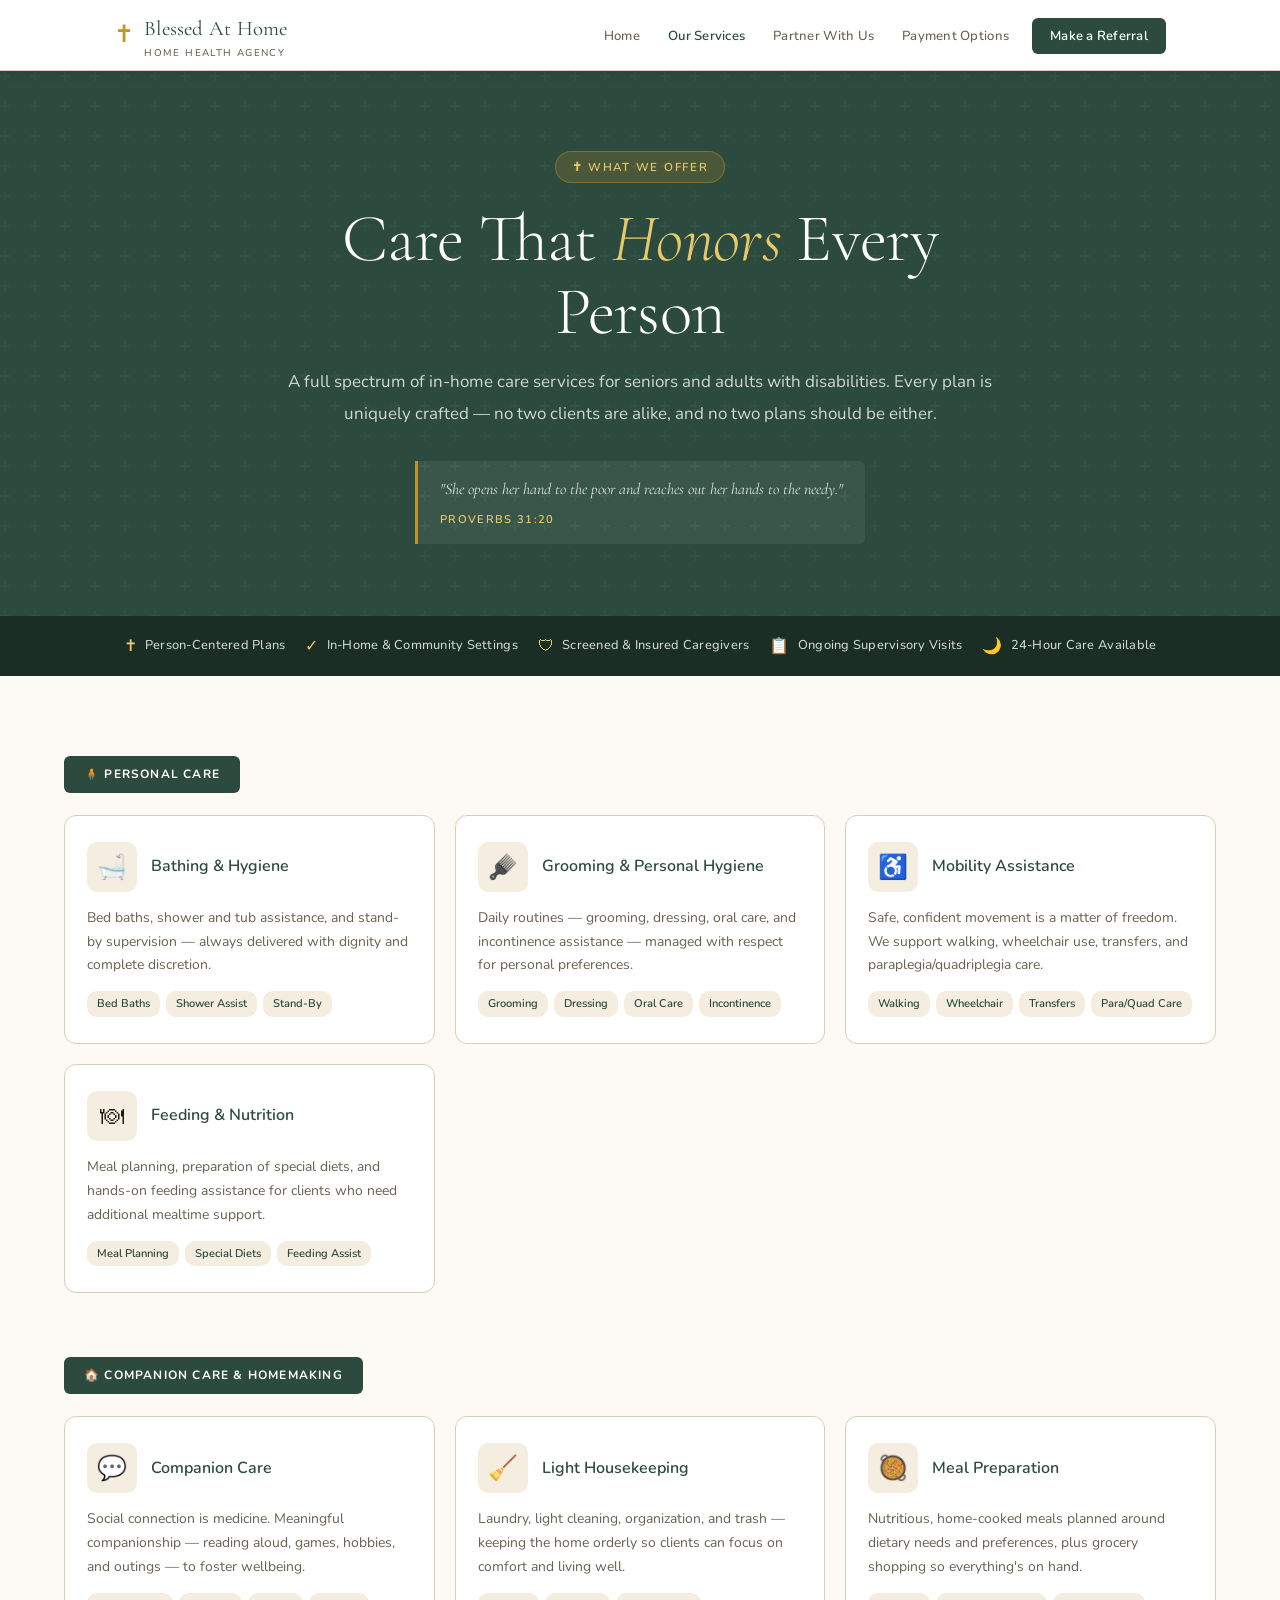
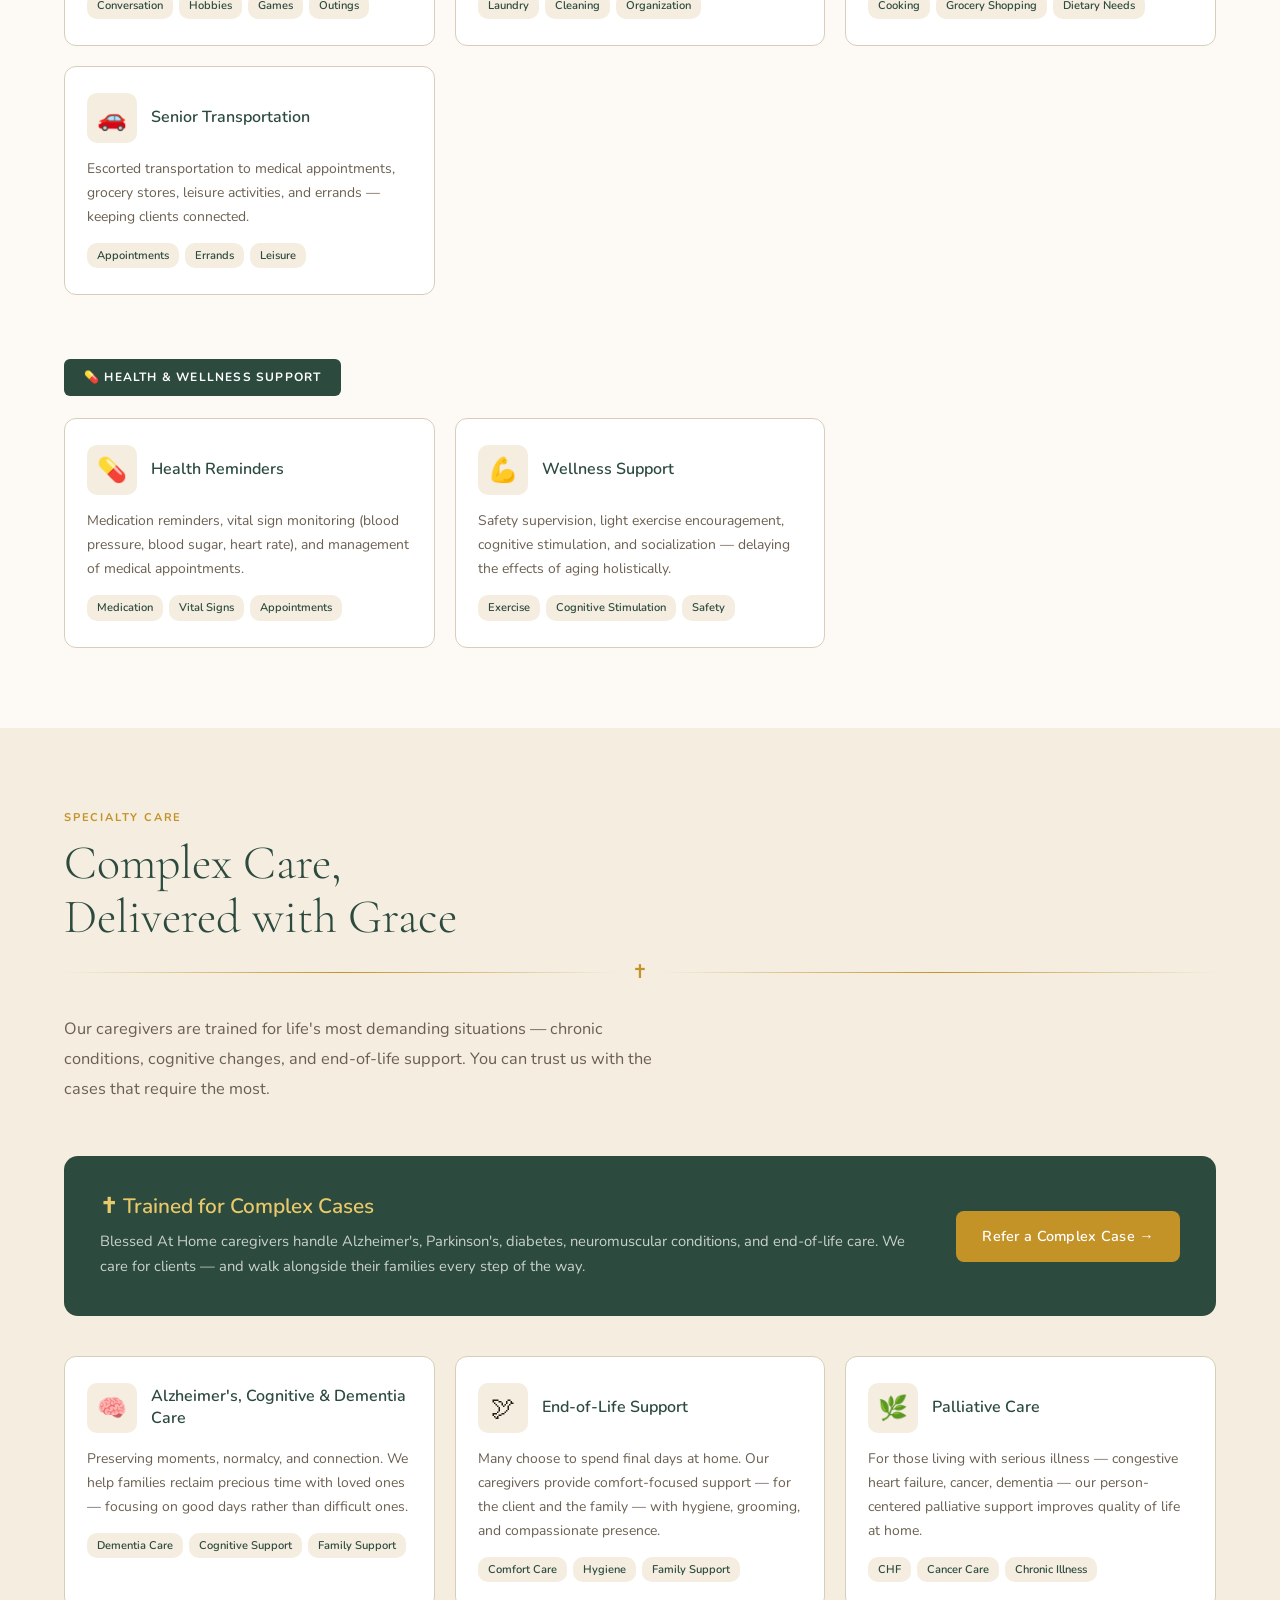
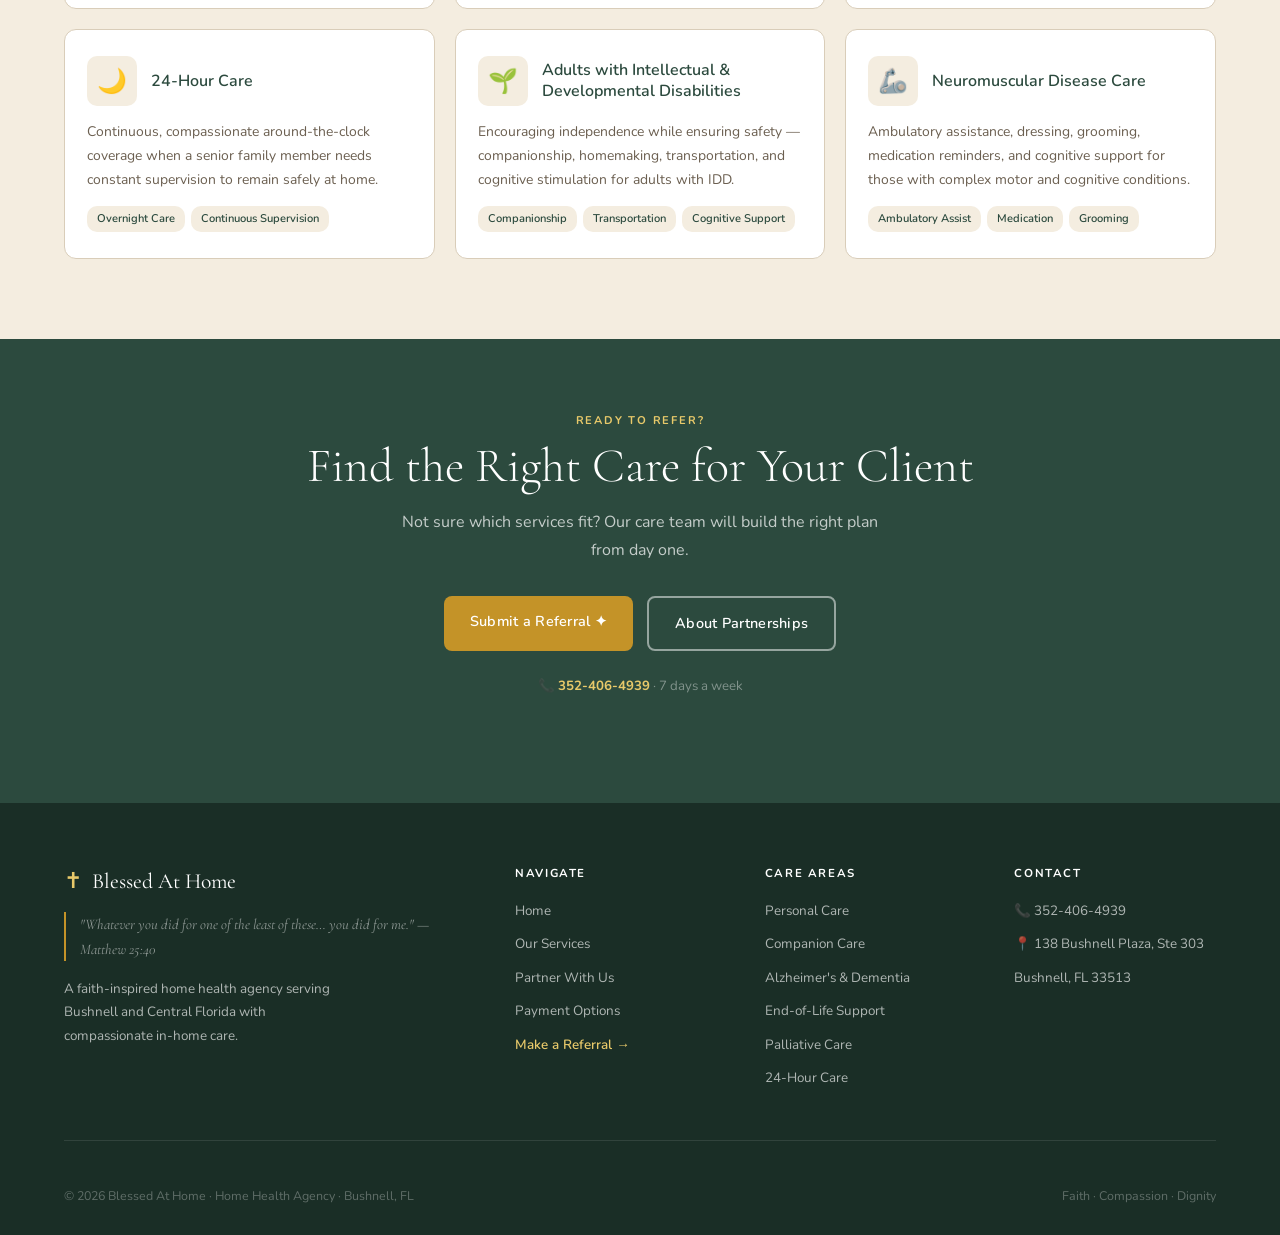
<file: services.html>
<!DOCTYPE html>
<html lang="en">
<head>
  <meta charset="UTF-8" />
  <meta name="viewport" content="width=device-width, initial-scale=1.0" />
  <title>Our Services | Blessed At Home</title>
  <link rel="stylesheet" href="site.css" />
  <style>
    .svc-group { max-width: 1180px; margin: 0 auto 64px; }
    .svc-group:last-child { margin-bottom: 0; }
    .group-header {
      display: inline-flex;
      align-items: center;
      gap: 10px;
      background: var(--forest);
      color: var(--white);
      padding: 8px 20px;
      border-radius: 6px;
      font-family: 'Nunito', sans-serif;
      font-size: 0.75rem;
      font-weight: 700;
      text-transform: uppercase;
      letter-spacing: 0.1em;
      margin-bottom: 22px;
    }
    .svc-detail-grid {
      display: grid;
      grid-template-columns: repeat(auto-fill, minmax(290px, 1fr));
      gap: 20px;
    }
    .svc-detail-card {
      background: var(--white);
      border-radius: 12px;
      padding: 26px 22px;
      border: 1px solid var(--border);
      transition: box-shadow 0.22s, transform 0.18s;
    }
    .svc-detail-card:hover {
      box-shadow: 0 10px 30px rgba(44,74,62,0.1);
      transform: translateY(-2px);
    }
    .card-top {
      display: flex;
      align-items: center;
      gap: 14px;
      margin-bottom: 14px;
    }
    .svc-icon-box {
      width: 50px;
      height: 50px;
      background: var(--linen);
      border-radius: 10px;
      display: flex;
      align-items: center;
      justify-content: center;
      font-size: 1.5rem;
      flex-shrink: 0;
    }
    .svc-detail-card h3 { font-family: 'Nunito', sans-serif; color: var(--forest); font-size: 1rem; font-weight: 600; }
    .svc-detail-card p { font-size: 0.87rem; color: var(--muted); line-height: 1.72; margin-bottom: 14px; }
    .tag-row { display: flex; flex-wrap: wrap; gap: 6px; }
    .tag {
      background: var(--linen);
      color: var(--forest);
      font-family: 'Nunito', sans-serif;
      font-size: 0.7rem;
      font-weight: 600;
      padding: 3px 10px;
      border-radius: 10px;
    }
    @media (max-width: 680px) {
      .svc-detail-grid { grid-template-columns: 1fr; }
      .card-top { gap: 10px; }
      .svc-icon-box { width: 42px; height: 42px; font-size: 1.2rem; }
      .svc-group { margin-bottom: 44px; }
    }
    .specialty-highlight {
      background: var(--forest);
      border-radius: 14px;
      padding: 36px;
      color: var(--white);
      display: grid;
      grid-template-columns: 1fr auto;
      align-items: center;
      gap: 32px;
      max-width: 1180px;
      margin: 0 auto 40px;
    }
    .specialty-highlight h3 { color: var(--gold-lt); font-size: 1.3rem; margin-bottom: 8px; }
    .specialty-highlight p { color: rgba(255,255,255,0.75); font-size: 0.92rem; line-height: 1.75; }
    .specialty-highlight .btn { white-space: normal; text-align: center; min-width: 160px; }
    @media(max-width:820px){ .specialty-highlight { grid-template-columns: 1fr; gap: 24px; } }
    @media(max-width:680px){
      .svc-detail-grid { grid-template-columns: 1fr; }
      .card-top { gap: 10px; }
      .svc-icon-box { width: 42px; height: 42px; font-size: 1.2rem; }
      .svc-group { margin-bottom: 44px; }
      .specialty-highlight { padding: 24px 20px; border-radius: 10px; }
      .specialty-highlight h3 { font-size: 1.1rem; }
    }
    @media(max-width:400px){
      .svc-detail-grid { grid-template-columns: 1fr; }
      .tag-row { gap: 4px; }
      .tag { font-size: 0.65rem; padding: 3px 8px; }
    }</style>
</head>
<body>

<nav class="site-nav">
  <div class="nav-inner">
    <a href="index.html" class="nav-logo">
      <span class="cross-mark">✝</span>
      <div>Blessed At Home<span class="logo-tagline">Home Health Agency</span></div>
    </a>
    <ul class="nav-links" id="navMenu">
      <li><a href="index.html">Home</a></li>
      <li><a href="services.html" class="active">Our Services</a></li>
      <li><a href="partners.html">Partner With Us</a></li>
      <li><a href="payment.html">Payment Options</a></li>
      <li><a href="referral.html" class="nav-cta">Make a Referral</a></li>
    </ul>
    <button class="nav-toggle" id="navToggle" aria-label="Toggle menu">
      <span></span><span></span><span></span>
    </button>
  </div>
</nav>
<script>
  document.getElementById('navToggle').addEventListener('click', function() {
    var menu = document.getElementById('navMenu');
    menu.classList.toggle('mobile-open');
    this.classList.toggle('open');
    document.body.style.overflow = menu.classList.contains('mobile-open') ? 'hidden' : '';
  });
</script>

<div class="page-hero">
  <div class="page-hero-inner">
    <div class="eyebrow">✝ What We Offer</div>
    <h1>Care That <em>Honors</em> Every Person</h1>
    <p class="lead">A full spectrum of in-home care services for seniors and adults with disabilities. Every plan is uniquely crafted — no two clients are alike, and no two plans should be either.</p>
    <div class="hero-scripture">
      "She opens her hand to the poor and reaches out her hands to the needy."
      <cite>Proverbs 31:20</cite>
    </div>
  </div>
</div>

<div class="trust-bar">
  <div class="trust-item"><span class="trust-dot">✝</span> Person-Centered Plans</div>
  <div class="trust-item"><span class="trust-dot">✓</span> In-Home &amp; Community Settings</div>
  <div class="trust-item"><span class="trust-dot">🛡</span> Screened &amp; Insured Caregivers</div>
  <div class="trust-item"><span class="trust-dot">📋</span> Ongoing Supervisory Visits</div>
  <div class="trust-item"><span class="trust-dot">🌙</span> 24-Hour Care Available</div>
</div>

<!-- CORE SERVICES -->
<section class="section section-cream">
  <div class="svc-group">
    <div class="group-header">🧍 Personal Care</div>
    <div class="svc-detail-grid">
      <div class="svc-detail-card">
        <div class="card-top"><div class="svc-icon-box">🛁</div><h3>Bathing &amp; Hygiene</h3></div>
        <p>Bed baths, shower and tub assistance, and stand-by supervision — always delivered with dignity and complete discretion.</p>
        <div class="tag-row"><span class="tag">Bed Baths</span><span class="tag">Shower Assist</span><span class="tag">Stand-By</span></div>
      </div>
      <div class="svc-detail-card">
        <div class="card-top"><div class="svc-icon-box">🪮</div><h3>Grooming &amp; Personal Hygiene</h3></div>
        <p>Daily routines — grooming, dressing, oral care, and incontinence assistance — managed with respect for personal preferences.</p>
        <div class="tag-row"><span class="tag">Grooming</span><span class="tag">Dressing</span><span class="tag">Oral Care</span><span class="tag">Incontinence</span></div>
      </div>
      <div class="svc-detail-card">
        <div class="card-top"><div class="svc-icon-box">♿</div><h3>Mobility Assistance</h3></div>
        <p>Safe, confident movement is a matter of freedom. We support walking, wheelchair use, transfers, and paraplegia/quadriplegia care.</p>
        <div class="tag-row"><span class="tag">Walking</span><span class="tag">Wheelchair</span><span class="tag">Transfers</span><span class="tag">Para/Quad Care</span></div>
      </div>
      <div class="svc-detail-card">
        <div class="card-top"><div class="svc-icon-box">🍽</div><h3>Feeding &amp; Nutrition</h3></div>
        <p>Meal planning, preparation of special diets, and hands-on feeding assistance for clients who need additional mealtime support.</p>
        <div class="tag-row"><span class="tag">Meal Planning</span><span class="tag">Special Diets</span><span class="tag">Feeding Assist</span></div>
      </div>
    </div>
  </div>

  <div class="svc-group">
    <div class="group-header">🏠 Companion Care &amp; Homemaking</div>
    <div class="svc-detail-grid">
      <div class="svc-detail-card">
        <div class="card-top"><div class="svc-icon-box">💬</div><h3>Companion Care</h3></div>
        <p>Social connection is medicine. Meaningful companionship — reading aloud, games, hobbies, and outings — to foster wellbeing.</p>
        <div class="tag-row"><span class="tag">Conversation</span><span class="tag">Hobbies</span><span class="tag">Games</span><span class="tag">Outings</span></div>
      </div>
      <div class="svc-detail-card">
        <div class="card-top"><div class="svc-icon-box">🧹</div><h3>Light Housekeeping</h3></div>
        <p>Laundry, light cleaning, organization, and trash — keeping the home orderly so clients can focus on comfort and living well.</p>
        <div class="tag-row"><span class="tag">Laundry</span><span class="tag">Cleaning</span><span class="tag">Organization</span></div>
      </div>
      <div class="svc-detail-card">
        <div class="card-top"><div class="svc-icon-box">🥘</div><h3>Meal Preparation</h3></div>
        <p>Nutritious, home-cooked meals planned around dietary needs and preferences, plus grocery shopping so everything's on hand.</p>
        <div class="tag-row"><span class="tag">Cooking</span><span class="tag">Grocery Shopping</span><span class="tag">Dietary Needs</span></div>
      </div>
      <div class="svc-detail-card">
        <div class="card-top"><div class="svc-icon-box">🚗</div><h3>Senior Transportation</h3></div>
        <p>Escorted transportation to medical appointments, grocery stores, leisure activities, and errands — keeping clients connected.</p>
        <div class="tag-row"><span class="tag">Appointments</span><span class="tag">Errands</span><span class="tag">Leisure</span></div>
      </div>
    </div>
  </div>

  <div class="svc-group">
    <div class="group-header">💊 Health &amp; Wellness Support</div>
    <div class="svc-detail-grid">
      <div class="svc-detail-card">
        <div class="card-top"><div class="svc-icon-box">💊</div><h3>Health Reminders</h3></div>
        <p>Medication reminders, vital sign monitoring (blood pressure, blood sugar, heart rate), and management of medical appointments.</p>
        <div class="tag-row"><span class="tag">Medication</span><span class="tag">Vital Signs</span><span class="tag">Appointments</span></div>
      </div>
      <div class="svc-detail-card">
        <div class="card-top"><div class="svc-icon-box">💪</div><h3>Wellness Support</h3></div>
        <p>Safety supervision, light exercise encouragement, cognitive stimulation, and socialization — delaying the effects of aging holistically.</p>
        <div class="tag-row"><span class="tag">Exercise</span><span class="tag">Cognitive Stimulation</span><span class="tag">Safety</span></div>
      </div>
    </div>
  </div>
</section>

<!-- SPECIALTY CARE -->
<section class="section section-linen">
  <div class="section-inner">
    <div class="eyebrow-label">Specialty Care</div>
    <h2 style="color:var(--forest)">Complex Care,<br/>Delivered with Grace</h2>
    <div class="faith-rule"><span>✝</span></div>
    <p class="section-intro">Our caregivers are trained for life's most demanding situations — chronic conditions, cognitive changes, and end-of-life support. You can trust us with the cases that require the most.</p>
    <div class="specialty-highlight">
      <div>
        <h3>✝ Trained for Complex Cases</h3>
        <p>Blessed At Home caregivers handle Alzheimer's, Parkinson's, diabetes, neuromuscular conditions, and end-of-life care. We care for clients — and walk alongside their families every step of the way.</p>
      </div>
      <a href="referral.html" class="btn btn-gold" style="white-space:nowrap;">Refer a Complex Case →</a>
    </div>
    <div class="svc-detail-grid" style="max-width:1180px;margin:0 auto;">
      <div class="svc-detail-card">
        <div class="card-top"><div class="svc-icon-box">🧠</div><h3>Alzheimer's, Cognitive &amp; Dementia Care</h3></div>
        <p>Preserving moments, normalcy, and connection. We help families reclaim precious time with loved ones — focusing on good days rather than difficult ones.</p>
        <div class="tag-row"><span class="tag">Dementia Care</span><span class="tag">Cognitive Support</span><span class="tag">Family Support</span></div>
      </div>
      <div class="svc-detail-card">
        <div class="card-top"><div class="svc-icon-box">🕊</div><h3>End-of-Life Support</h3></div>
        <p>Many choose to spend final days at home. Our caregivers provide comfort-focused support — for the client and the family — with hygiene, grooming, and compassionate presence.</p>
        <div class="tag-row"><span class="tag">Comfort Care</span><span class="tag">Hygiene</span><span class="tag">Family Support</span></div>
      </div>
      <div class="svc-detail-card">
        <div class="card-top"><div class="svc-icon-box">🌿</div><h3>Palliative Care</h3></div>
        <p>For those living with serious illness — congestive heart failure, cancer, dementia — our person-centered palliative support improves quality of life at home.</p>
        <div class="tag-row"><span class="tag">CHF</span><span class="tag">Cancer Care</span><span class="tag">Chronic Illness</span></div>
      </div>
      <div class="svc-detail-card">
        <div class="card-top"><div class="svc-icon-box">🌙</div><h3>24-Hour Care</h3></div>
        <p>Continuous, compassionate around-the-clock coverage when a senior family member needs constant supervision to remain safely at home.</p>
        <div class="tag-row"><span class="tag">Overnight Care</span><span class="tag">Continuous Supervision</span></div>
      </div>
      <div class="svc-detail-card">
        <div class="card-top"><div class="svc-icon-box">🌱</div><h3>Adults with Intellectual &amp; Developmental Disabilities</h3></div>
        <p>Encouraging independence while ensuring safety — companionship, homemaking, transportation, and cognitive stimulation for adults with IDD.</p>
        <div class="tag-row"><span class="tag">Companionship</span><span class="tag">Transportation</span><span class="tag">Cognitive Support</span></div>
      </div>
      <div class="svc-detail-card">
        <div class="card-top"><div class="svc-icon-box">🦾</div><h3>Neuromuscular Disease Care</h3></div>
        <p>Ambulatory assistance, dressing, grooming, medication reminders, and cognitive support for those with complex motor and cognitive conditions.</p>
        <div class="tag-row"><span class="tag">Ambulatory Assist</span><span class="tag">Medication</span><span class="tag">Grooming</span></div>
      </div>
    </div>
  </div>
</section>

<div class="cta-banner">
  <div class="eyebrow-label">Ready to Refer?</div>
  <h2>Find the Right Care for Your Client</h2>
  <p>Not sure which services fit? Our care team will build the right plan from day one.</p>
  <div class="cta-actions">
    <a href="referral.html" class="btn btn-gold">Submit a Referral ✦</a>
    <a href="partners.html" class="btn btn-outline-white">About Partnerships</a>
  </div>
  <p style="color:rgba(255,255,255,0.4);font-size:0.83rem;margin-top:24px;position:relative;">📞 <strong style="color:var(--gold-lt);">352-406-4939</strong> · 7 days a week</p>
</div>

<footer class="site-footer">
  <div class="footer-inner">
    <div class="footer-top">
      <div class="footer-brand">
        <div class="logo"><span class="cross">✝</span> Blessed At Home</div>
        <div class="footer-verse">"Whatever you did for one of the least of these… you did for me." — Matthew 25:40</div>
        <p>A faith-inspired home health agency serving Bushnell and Central Florida with compassionate in-home care.</p>
      </div>
      <div class="footer-col"><h4>Navigate</h4><ul>
        <li><a href="index.html">Home</a></li>
        <li><a href="services.html">Our Services</a></li>
        <li><a href="partners.html">Partner With Us</a></li>
        <li><a href="payment.html">Payment Options</a></li>
        <li><a href="referral.html" class="highlight">Make a Referral →</a></li>
      </ul></div>
      <div class="footer-col"><h4>Care Areas</h4><ul>
        <li>Personal Care</li><li>Companion Care</li><li>Alzheimer's &amp; Dementia</li>
        <li>End-of-Life Support</li><li>Palliative Care</li><li>24-Hour Care</li>
      </ul></div>
      <div class="footer-col"><h4>Contact</h4><ul>
        <li>📞 352-406-4939</li><li>📍 138 Bushnell Plaza, Ste 303</li><li>Bushnell, FL 33513</li>
      </ul></div>
    </div>
    <div class="footer-bottom">
      <span>© 2026 Blessed At Home · Home Health Agency · Bushnell, FL</span>
      <span>Faith · Compassion · Dignity</span>
    </div>
  </div>
</footer>
</body>
</html>
</file>
<file: site.css>
/* ═══════════════════════════════════════════
   BLESSED AT HOME — Redesigned Stylesheet
   Warm · Faith-Inspired · Inviting
═══════════════════════════════════════════ */

@import url('https://fonts.googleapis.com/css2?family=Cormorant+Garamond:ital,wght@0,300;0,400;0,500;0,600;1,300;1,400;1,500&family=Nunito:wght@300;400;500;600;700&display=swap');

/* ── Palette ── */
:root {
  --forest:   #2C4A3E;   /* deep sage green – primary */
  --forest-dk:#1A2E26;   /* darker forest */
  --forest-lt:#3D6456;   /* lighter forest */
  --gold:     #C49328;   /* warm gold */
  --gold-lt:  #E8C96A;   /* light gold */
  --gold-bg:  #FBF3DC;   /* gold tint bg */
  --cream:    #FDFAF5;   /* warm white */
  --linen:    #F4EDE0;   /* warm linen */
  --sand:     #EAE0D0;   /* warm sand */
  --text:     #1E1A14;   /* warm near-black */
  --muted:    #6B5F50;   /* warm muted brown */
  --border:   #D9CDB9;   /* warm border */
  --white:    #FFFFFF;
}

/* ── Reset ── */
*, *::before, *::after { box-sizing: border-box; margin: 0; padding: 0; }
html { scroll-behavior: smooth; }
body {
  font-family: 'Nunito', 'Helvetica Neue', Arial, sans-serif;
  color: var(--text);
  background: var(--cream);
  line-height: 1.75;
  -webkit-font-smoothing: antialiased;
}
a { text-decoration: none; color: inherit; }
img { max-width: 100%; display: block; }
ul { list-style: none; }

/* ── Type Scale ── */
.serif, h1, h2, h3.serif {
  font-family: 'Cormorant Garamond', 'Georgia', serif;
  font-weight: 300;
  font-feature-settings: "liga" 1, "kern" 1;
}
h1 { font-size: clamp(2.6rem, 5.5vw, 4.2rem); line-height: 1.08; letter-spacing: -0.01em; }
h2 { font-size: clamp(2rem, 3.8vw, 3rem); line-height: 1.12; }
h3 { font-size: 1.1rem; font-weight: 600; line-height: 1.35; }

/* ── Faith Divider ── */
.faith-rule {
  display: flex;
  align-items: center;
  gap: 14px;
  margin: 18px 0 32px;
}
.faith-rule::before,
.faith-rule::after {
  content: '';
  flex: 1;
  height: 1px;
  background: linear-gradient(to right, transparent, var(--gold), transparent);
}
.faith-rule.center::before,
.faith-rule.center::after {
  max-width: 120px;
}
.faith-rule span {
  font-family: 'Cormorant Garamond', serif;
  color: var(--gold);
  font-size: 1.2rem;
  line-height: 1;
  flex-shrink: 0;
}

/* ══════════════════════════════════════
   NAVIGATION
══════════════════════════════════════ */
.site-nav {
  position: sticky;
  top: 0;
  z-index: 200;
  background: var(--white);
  border-bottom: 1px solid var(--border);
  box-shadow: 0 1px 12px rgba(30,26,20,0.08);
}
.nav-inner {
  max-width: 1180px;
  margin: 0 auto;
  padding: 0 5%;
  height: 70px;
  display: flex;
  align-items: center;
  justify-content: space-between;
}
.nav-logo {
  display: flex;
  align-items: center;
  gap: 10px;
  font-family: 'Cormorant Garamond', serif;
  font-size: 1.3rem;
  color: var(--forest);
  letter-spacing: 0.01em;
}
.nav-logo .cross-mark {
  color: var(--gold);
  font-size: 1.5rem;
  line-height: 1;
}
.nav-logo .logo-tagline {
  display: block;
  font-family: 'Nunito', sans-serif;
  font-size: 0.62rem;
  font-weight: 500;
  color: var(--muted);
  letter-spacing: 0.14em;
  text-transform: uppercase;
  line-height: 1;
  margin-top: 2px;
}
.nav-links {
  display: flex;
  align-items: center;
  gap: 2px;
}
.nav-links a {
  font-family: 'Nunito', sans-serif;
  font-size: 0.82rem;
  font-weight: 500;
  color: var(--muted);
  letter-spacing: 0.02em;
  padding: 8px 13px;
  border-radius: 6px;
  transition: color 0.2s, background 0.2s;
}
.nav-links a:hover { color: var(--forest); background: var(--linen); }
.nav-links a.active { color: var(--forest); font-weight: 600; }
.nav-cta {
  background: var(--forest) !important;
  color: var(--white) !important;
  padding: 9px 18px !important;
  border-radius: 6px !important;
  margin-left: 8px;
  font-weight: 600 !important;
}
.nav-cta:hover { background: var(--forest-dk) !important; }

/* ══════════════════════════════════════
   PAGE HEROES
══════════════════════════════════════ */
.page-hero {
  background: var(--forest);
  color: var(--white);
  padding: 80px 5% 72px;
  text-align: center;
  position: relative;
  overflow: hidden;
}
.page-hero::after {
  content: '';
  position: absolute;
  inset: 0;
  background: url("data:image/svg+xml,%3Csvg width='60' height='60' viewBox='0 0 60 60' xmlns='http://www.w3.org/2000/svg'%3E%3Cg fill='none' fill-rule='evenodd'%3E%3Cg fill='%23ffffff' fill-opacity='0.03'%3E%3Cpath d='M36 34v-4h-2v4h-4v2h4v4h2v-4h4v-2h-4zm0-30V0h-2v4h-4v2h4v4h2V6h4V4h-4zM6 34v-4H4v4H0v2h4v4h2v-4h4v-2H6zM6 4V0H4v4H0v2h4v4h2V6h4V4H6z'/%3E%3C/g%3E%3C/g%3E%3C/svg%3E");
  pointer-events: none;
}
.page-hero-inner { position: relative; z-index: 1; max-width: 760px; margin: 0 auto; }
.page-hero .eyebrow {
  display: inline-block;
  background: rgba(196,147,40,0.2);
  border: 1px solid rgba(196,147,40,0.45);
  color: var(--gold-lt);
  font-family: 'Nunito', sans-serif;
  font-size: 0.72rem;
  font-weight: 600;
  letter-spacing: 0.15em;
  text-transform: uppercase;
  padding: 5px 16px;
  border-radius: 20px;
  margin-bottom: 20px;
}
.page-hero h1 { color: var(--white); margin-bottom: 18px; }
.page-hero h1 em { font-style: italic; color: var(--gold-lt); }
.page-hero .lead {
  font-size: 1.06rem;
  color: rgba(255,255,255,0.78);
  line-height: 1.85;
  margin-bottom: 32px;
}
.hero-scripture {
  display: inline-block;
  background: rgba(255,255,255,0.07);
  border-left: 3px solid var(--gold);
  padding: 14px 22px;
  border-radius: 0 6px 6px 0;
  font-family: 'Cormorant Garamond', serif;
  font-style: italic;
  font-size: 1rem;
  color: rgba(255,255,255,0.82);
  text-align: left;
  max-width: 520px;
  margin: 0 auto;
}
.hero-scripture cite {
  display: block;
  font-style: normal;
  font-family: 'Nunito', sans-serif;
  font-size: 0.7rem;
  font-weight: 600;
  letter-spacing: 0.12em;
  text-transform: uppercase;
  color: var(--gold-lt);
  margin-top: 7px;
}

/* ══════════════════════════════════════
   TRUST BAR
══════════════════════════════════════ */
.trust-bar {
  background: var(--forest-dk);
  padding: 16px 5%;
  display: flex;
  align-items: center;
  justify-content: center;
  gap: 20px;
  flex-wrap: wrap;
  overflow-x: hidden;
}
.trust-item {
  display: flex;
  align-items: center;
  gap: 8px;
  font-family: 'Nunito', sans-serif;
  font-size: 0.8rem;
  font-weight: 500;
  color: rgba(255,255,255,0.8);
  letter-spacing: 0.02em;
  white-space: nowrap;
}
.trust-dot { color: var(--gold-lt); font-size: 1rem; }

/* ══════════════════════════════════════
   SECTIONS
══════════════════════════════════════ */
.section { padding: 80px 5%; }
.section-inner { max-width: 1180px; margin: 0 auto; }
.section-cream { background: var(--cream); }
.section-linen { background: var(--linen); }
.section-sand  { background: var(--sand); }
.section-forest {
  background: var(--forest);
  color: var(--white);
}
.section-dark {
  background: var(--forest-dk);
  color: var(--white);
}
.section-gold-bg { background: var(--gold-bg); }

.eyebrow-label {
  font-family: 'Nunito', sans-serif;
  font-size: 0.7rem;
  font-weight: 700;
  text-transform: uppercase;
  letter-spacing: 0.16em;
  color: var(--gold);
  margin-bottom: 10px;
}
.section-forest .eyebrow-label,
.section-dark .eyebrow-label { color: var(--gold-lt); }
.section-forest h2 { color: var(--white); }
.section-dark h2 { color: var(--white); }
.section-intro {
  font-size: 1.02rem;
  color: var(--muted);
  max-width: 620px;
  line-height: 1.85;
  margin-bottom: 52px;
}
.section-forest .section-intro,
.section-dark .section-intro { color: rgba(255,255,255,0.7); }
.center { text-align: center; }
.center .section-intro { margin-left: auto; margin-right: auto; }

/* ── Scripture Callout ── */
.scripture-block {
  background: var(--white);
  border-radius: 12px;
  border: 1px solid var(--border);
  border-top: 4px solid var(--gold);
  padding: 40px 44px;
  text-align: center;
  max-width: 680px;
  margin: 0 auto;
  box-shadow: 0 4px 24px rgba(30,26,20,0.05);
}
.scripture-block .qmark {
  font-family: 'Cormorant Garamond', serif;
  font-size: 5rem;
  color: var(--gold);
  opacity: 0.35;
  line-height: 0.6;
  display: block;
  margin-bottom: 16px;
}
.scripture-block blockquote {
  font-family: 'Cormorant Garamond', serif;
  font-size: 1.35rem;
  font-style: italic;
  color: var(--forest);
  line-height: 1.65;
  margin-bottom: 14px;
}
.scripture-block cite {
  font-family: 'Nunito', sans-serif;
  font-size: 0.72rem;
  font-weight: 700;
  letter-spacing: 0.14em;
  text-transform: uppercase;
  color: var(--gold);
}

/* ══════════════════════════════════════
   CARDS
══════════════════════════════════════ */
/* Standard card */
.card {
  background: var(--white);
  border-radius: 12px;
  padding: 28px 24px;
  border: 1px solid var(--border);
  transition: box-shadow 0.25s, transform 0.2s;
}
.card:hover {
  box-shadow: 0 12px 36px rgba(30,26,20,0.1);
  transform: translateY(-3px);
}
.card .card-icon { font-size: 1.7rem; margin-bottom: 16px; }
.card h3 { color: var(--forest); margin-bottom: 10px; }
.card p { font-size: 0.88rem; color: var(--muted); line-height: 1.72; }

/* Feature card with left accent */
.feature-card {
  background: var(--white);
  border-radius: 12px;
  padding: 28px 24px;
  border: 1px solid var(--border);
  border-left: 4px solid var(--gold);
  transition: border-color 0.2s, box-shadow 0.25s, transform 0.2s;
}
.feature-card:hover {
  border-left-color: var(--forest);
  box-shadow: 0 8px 28px rgba(30,26,20,0.09);
  transform: translateY(-2px);
}
.feature-card .card-icon { font-size: 1.5rem; margin-bottom: 14px; }
.feature-card h3 { color: var(--forest); margin-bottom: 8px; font-size: 1rem; }
.feature-card p { font-size: 0.87rem; color: var(--muted); line-height: 1.7; }
.feature-card .tag {
  display: inline-block;
  background: var(--linen);
  color: var(--forest);
  font-size: 0.7rem;
  font-weight: 600;
  padding: 3px 10px;
  border-radius: 10px;
  margin-top: 12px;
  letter-spacing: 0.03em;
}

/* Dark card */
.dark-card {
  background: rgba(255,255,255,0.06);
  border: 1px solid rgba(255,255,255,0.12);
  border-radius: 12px;
  padding: 30px;
}
.dark-card .num {
  font-family: 'Cormorant Garamond', serif;
  font-size: 2.5rem;
  color: var(--gold-lt);
  opacity: 0.4;
  line-height: 1;
  margin-bottom: 10px;
}
.dark-card h3 { color: var(--white); margin-bottom: 10px; }
.dark-card p { font-size: 0.87rem; color: rgba(255,255,255,0.68); line-height: 1.75; }

/* Service tile */
.svc-tile {
  background: var(--white);
  border-radius: 10px;
  padding: 24px 20px;
  border: 1px solid var(--border);
  transition: box-shadow 0.2s, transform 0.2s;
  text-decoration: none;
  display: block;
}
.svc-tile:hover {
  box-shadow: 0 8px 24px rgba(44,74,62,0.12);
  transform: translateY(-2px);
}
.svc-tile .icon { font-size: 1.5rem; margin-bottom: 10px; }
.svc-tile h3 {
  font-family: 'Nunito', sans-serif;
  font-size: 0.88rem;
  font-weight: 600;
  color: var(--forest);
  margin-bottom: 0;
}

/* ══════════════════════════════════════
   CARD GRIDS
══════════════════════════════════════ */
.card-grid {
  display: grid;
  grid-template-columns: repeat(auto-fill, minmax(280px, 1fr));
  gap: 20px;
}
.card-grid-3 {
  display: grid;
  grid-template-columns: repeat(3, 1fr);
  gap: 20px;
}

/* ══════════════════════════════════════
   PROCESS STEPS
══════════════════════════════════════ */
.process-row {
  display: grid;
  grid-template-columns: repeat(auto-fit, minmax(180px, 1fr));
  gap: 0;
}
.process-step {
  text-align: center;
  padding: 28px 20px;
  position: relative;
}
.process-step::after {
  content: '→';
  position: absolute;
  right: -10px;
  top: 34px;
  font-size: 1.3rem;
  color: var(--gold);
  opacity: 0.6;
}
.process-step:last-child::after { display: none; }
.step-circle {
  width: 60px;
  height: 60px;
  background: var(--forest);
  border: 3px solid var(--gold);
  border-radius: 50%;
  display: flex;
  align-items: center;
  justify-content: center;
  margin: 0 auto 16px;
  font-size: 1.3rem;
  color: var(--white);
}
.process-step h3 { font-family: 'Nunito', sans-serif; font-size: 0.9rem; color: var(--forest); margin-bottom: 7px; }
.process-step p { font-size: 0.82rem; color: var(--muted); line-height: 1.65; }

/* ══════════════════════════════════════
   BUTTONS
══════════════════════════════════════ */
.btn {
  display: inline-block;
  padding: 13px 26px;
  border-radius: 8px;
  font-family: 'Nunito', sans-serif;
  font-size: 0.9rem;
  font-weight: 600;
  letter-spacing: 0.02em;
  transition: all 0.2s;
  cursor: pointer;
  border: none;
}
.btn:hover { transform: translateY(-1px); }
.btn-forest { background: var(--forest); color: var(--white); }
.btn-forest:hover { background: var(--forest-dk); box-shadow: 0 4px 18px rgba(44,74,62,0.35); color: var(--white); }
.btn-gold { background: var(--gold); color: var(--white); }
.btn-gold:hover { background: #a87c20; box-shadow: 0 4px 18px rgba(196,147,40,0.35); color: var(--white); }
.btn-outline-forest {
  border: 2px solid var(--forest);
  color: var(--forest);
  background: transparent;
}
.btn-outline-forest:hover { background: var(--forest); color: var(--white); }
.btn-outline-white {
  border: 2px solid rgba(255,255,255,0.5);
  color: var(--white);
  background: transparent;
}
.btn-outline-white:hover { border-color: var(--white); background: rgba(255,255,255,0.1); }

/* ══════════════════════════════════════
   FORMS
══════════════════════════════════════ */
.form-panel {
  background: var(--white);
  border-radius: 16px;
  padding: 40px;
  border: 1px solid var(--border);
  box-shadow: 0 8px 32px rgba(30,26,20,0.08);
}
.form-panel h3 {
  font-family: 'Cormorant Garamond', serif;
  color: var(--forest);
  font-size: 1.6rem;
  margin-bottom: 6px;
}
.form-sub { font-size: 0.87rem; color: var(--muted); margin-bottom: 28px; }
.form-row { display: grid; grid-template-columns: 1fr 1fr; gap: 16px; }
.form-group { margin-bottom: 18px; }
.form-group label {
  display: block;
  font-family: 'Nunito', sans-serif;
  font-size: 0.73rem;
  font-weight: 700;
  text-transform: uppercase;
  letter-spacing: 0.1em;
  color: var(--forest);
  margin-bottom: 6px;
}
.form-group input,
.form-group select,
.form-group textarea {
  width: 100%;
  padding: 11px 15px;
  border: 1.5px solid var(--border);
  border-radius: 8px;
  font-family: 'Nunito', sans-serif;
  font-size: 0.9rem;
  color: var(--text);
  background: var(--cream);
  outline: none;
  transition: border-color 0.2s, box-shadow 0.2s;
}
.form-group input:focus,
.form-group select:focus,
.form-group textarea:focus {
  border-color: var(--forest);
  box-shadow: 0 0 0 3px rgba(44,74,62,0.1);
}
.form-group textarea { resize: vertical; min-height: 100px; }
.form-section-title {
  font-family: 'Nunito', sans-serif;
  font-size: 0.7rem;
  font-weight: 700;
  text-transform: uppercase;
  letter-spacing: 0.13em;
  color: var(--gold);
  padding-bottom: 10px;
  border-bottom: 1px solid var(--sand);
  margin: 24px 0 16px;
  display: flex;
  align-items: center;
  gap: 8px;
}
.btn-submit {
  width: 100%;
  background: var(--forest);
  color: var(--white);
  border: none;
  padding: 15px;
  border-radius: 8px;
  font-family: 'Nunito', sans-serif;
  font-size: 1rem;
  font-weight: 600;
  cursor: pointer;
  letter-spacing: 0.03em;
  transition: background 0.2s, transform 0.15s, box-shadow 0.2s;
  margin-top: 8px;
}
.btn-submit:hover {
  background: var(--forest-dk);
  transform: translateY(-1px);
  box-shadow: 0 4px 18px rgba(44,74,62,0.3);
}
.form-note { font-size: 0.76rem; color: var(--muted); text-align: center; margin-top: 12px; }

/* ══════════════════════════════════════
   CONTACT DETAILS
══════════════════════════════════════ */
.contact-detail {
  display: flex;
  align-items: flex-start;
  gap: 14px;
  margin-bottom: 20px;
}
.contact-icon {
  width: 42px;
  height: 42px;
  background: var(--linen);
  border: 1px solid var(--border);
  border-radius: 10px;
  display: flex;
  align-items: center;
  justify-content: center;
  font-size: 1.1rem;
  flex-shrink: 0;
  color: var(--forest);
}
.contact-detail strong {
  display: block;
  font-size: 0.72rem;
  text-transform: uppercase;
  letter-spacing: 0.1em;
  color: var(--muted);
  font-weight: 600;
  margin-bottom: 2px;
}
.contact-detail span { font-size: 0.95rem; color: var(--forest); font-weight: 600; line-height: 1.5; }

/* ══════════════════════════════════════
   CTA BANNER
══════════════════════════════════════ */
.cta-banner {
  background: var(--forest);
  padding: 72px 5%;
  text-align: center;
  color: var(--white);
  position: relative;
  overflow: hidden;
}
.cta-banner::before { display: none; }
.cta-banner .eyebrow-label { color: var(--gold-lt); position: relative; }
.cta-banner h2 { color: var(--white); margin-bottom: 14px; position: relative; }
.cta-banner p { color: rgba(255,255,255,0.72); max-width: 500px; margin: 0 auto 32px; position: relative; }
.cta-actions { display: flex; gap: 14px; justify-content: center; flex-wrap: wrap; position: relative; }

/* ══════════════════════════════════════
   FOOTER
══════════════════════════════════════ */
.site-footer {
  background: var(--forest-dk);
  color: rgba(255,255,255,0.65);
  padding: 60px 5% 28px;
}
.footer-inner { max-width: 1180px; margin: 0 auto; }
.footer-top {
  display: grid;
  grid-template-columns: 2fr 1fr 1fr 1fr;
  gap: 48px;
  margin-bottom: 44px;
  padding-bottom: 40px;
  border-bottom: 1px solid rgba(255,255,255,0.1);
}
.footer-brand .logo {
  font-family: 'Cormorant Garamond', serif;
  font-size: 1.35rem;
  color: var(--white);
  margin-bottom: 10px;
  display: flex;
  align-items: center;
  gap: 10px;
}
.footer-brand .logo .cross { color: var(--gold-lt); }
.footer-verse {
  font-family: 'Cormorant Garamond', serif;
  font-style: italic;
  font-size: 0.92rem;
  color: rgba(255,255,255,0.5);
  margin: 12px 0 16px;
  line-height: 1.65;
  border-left: 2px solid var(--gold);
  padding-left: 14px;
}
.footer-brand p { font-size: 0.84rem; line-height: 1.75; max-width: 280px; }
.footer-col h4 {
  color: var(--white);
  font-family: 'Nunito', sans-serif;
  font-size: 0.72rem;
  text-transform: uppercase;
  letter-spacing: 0.14em;
  margin-bottom: 16px;
  font-weight: 700;
}
.footer-col li { margin-bottom: 10px; font-size: 0.84rem; }
.footer-col a { transition: color 0.2s; }
.footer-col a:hover { color: var(--gold-lt); }
.footer-col .highlight { color: var(--gold-lt); font-weight: 600; }
.footer-bottom {
  display: flex;
  justify-content: space-between;
  align-items: center;
  font-size: 0.78rem;
  color: rgba(255,255,255,0.3);
}

/* ══════════════════════════════════════
   NUMBER RENDERING FIX
   Cormorant has oldstyle figures — use
   Nunito for all numeric displays
══════════════════════════════════════ */
.dark-card .num {
  font-family: 'Nunito', sans-serif;
  font-size: 2rem;
  font-weight: 300;
  color: var(--gold-lt);
  opacity: 0.55;
  line-height: 1;
  margin-bottom: 10px;
  letter-spacing: -0.02em;
}

/* ══════════════════════════════════════
   MOBILE NAV
══════════════════════════════════════ */
.nav-toggle {
  display: none;
  flex-direction: column;
  gap: 5px;
  background: none;
  border: none;
  cursor: pointer;
  padding: 6px;
  border-radius: 6px;
  transition: background 0.2s;
}
.nav-toggle:hover { background: var(--linen); }
.nav-toggle span {
  display: block;
  width: 22px;
  height: 2px;
  background: var(--forest);
  border-radius: 2px;
  transition: transform 0.25s, opacity 0.2s;
  transform-origin: center;
}
.nav-toggle.open span:nth-child(1) { transform: translateY(7px) rotate(45deg); }
.nav-toggle.open span:nth-child(2) { opacity: 0; transform: scaleX(0); }
.nav-toggle.open span:nth-child(3) { transform: translateY(-7px) rotate(-45deg); }

/* Mobile nav drawer */
.nav-links.mobile-open {
  display: flex !important;
  flex-direction: column;
  position: fixed;
  top: 70px;
  left: 0;
  right: 0;
  bottom: 0;
  background: var(--white);
  padding: 24px 5% 40px;
  gap: 4px;
  overflow-y: auto;
  box-shadow: 0 8px 32px rgba(30,26,20,0.15);
  z-index: 199;
  animation: slideDown 0.22s ease;
}
@keyframes slideDown {
  from { opacity: 0; transform: translateY(-8px); }
  to   { opacity: 1; transform: translateY(0); }
}
.nav-links.mobile-open a {
  font-size: 1.05rem;
  padding: 14px 16px;
  border-radius: 10px;
  color: var(--forest);
  font-weight: 600;
  border-bottom: 1px solid var(--sand);
}
.nav-links.mobile-open a:last-child { border-bottom: none; }
.nav-links.mobile-open .nav-cta {
  margin: 12px 0 0;
  text-align: center;
  padding: 15px !important;
  font-size: 1rem !important;
  background: var(--forest) !important;
  border-radius: 10px !important;
}

/* ══════════════════════════════════════
   RESPONSIVE — TABLET (≤960px)
══════════════════════════════════════ */
@media (max-width: 960px) {
  .footer-top { grid-template-columns: 1fr 1fr; gap: 32px; }
  .footer-bottom { flex-direction: column; gap: 8px; text-align: center; }

  h1 { font-size: clamp(2.2rem, 6vw, 3.2rem); }
  h2 { font-size: clamp(1.7rem, 4vw, 2.4rem); }

  .trust-bar { gap: 14px; padding: 14px 4%; }
  .trust-item { font-size: 0.75rem; }

  .card-grid-3 { grid-template-columns: repeat(2, 1fr); }
}

/* ══════════════════════════════════════
   RESPONSIVE — MID-TABLET (≤768px)
══════════════════════════════════════ */
@media (max-width: 768px) {
  .section { padding: 60px 4%; }
  .trust-bar { gap: 10px; }
  .trust-item { font-size: 0.73rem; }
  .card-grid-3 { grid-template-columns: 1fr; }
  .card-grid { grid-template-columns: 1fr; }
}

/* ══════════════════════════════════════
   RESPONSIVE — MOBILE (≤680px)
══════════════════════════════════════ */
@media (max-width: 680px) {
  /* Nav */
  .nav-links { display: none; }
  .nav-toggle { display: flex; }
  .nav-inner { padding: 0 4%; }
  .nav-logo { font-size: 1.1rem; }
  .nav-logo .logo-tagline { display: none; }

  /* Typography */
  h1 { font-size: clamp(2rem, 8vw, 2.6rem); }
  h2 { font-size: clamp(1.6rem, 6vw, 2rem); }
  body { font-size: 0.97rem; }

  /* Sections */
  .section { padding: 48px 4%; }
  .section-inner { padding: 0; }

  /* Page hero */
  .page-hero { padding: 52px 4% 48px; }
  .page-hero h1 { font-size: clamp(2rem, 8vw, 2.6rem); }
  .page-hero .lead { font-size: 0.97rem; }
  .hero-scripture { font-size: 0.92rem; padding: 12px 16px; }

  /* Trust bar */
  .trust-bar {
    gap: 8px;
    padding: 12px 4%;
    justify-content: flex-start;
    overflow-x: auto;
    -webkit-overflow-scrolling: touch;
    scrollbar-width: none;
  }
  .trust-bar::-webkit-scrollbar { display: none; }
  .trust-item { font-size: 0.72rem; gap: 5px; flex-shrink: 0; }
  .trust-dot { font-size: 0.8rem; }

  /* Forms */
  .form-row { grid-template-columns: 1fr; gap: 0; }
  .form-panel { padding: 24px 20px; }
  .form-group input,
  .form-group select,
  .form-group textarea {
    font-size: 16px; /* prevents iOS zoom on focus */
    padding: 12px 14px;
  }

  /* Cards */
  .card-grid,
  .card-grid-3 { grid-template-columns: 1fr !important; }

  /* Process */
  .process-row { grid-template-columns: 1fr 1fr; }
  .process-step::after { display: none; }

  /* Footer */
  .footer-top { grid-template-columns: 1fr; gap: 28px; }
  .footer-bottom { flex-direction: column; gap: 8px; text-align: center; font-size: 0.74rem; }
  .footer-verse { font-size: 0.85rem; }

  /* CTA banner */
  .cta-banner { padding: 52px 4%; }
  .cta-banner::before { display: none; }
  .cta-actions { flex-direction: column; align-items: center; }
  .cta-actions .btn { width: 100%; max-width: 320px; text-align: center; }

  /* Buttons */
  .btn { padding: 13px 22px; font-size: 0.92rem; }

  /* Scripture block */
  .scripture-block { padding: 28px 24px; }
  .scripture-block blockquote { font-size: 1.15rem; }
  .scripture-block .qmark { font-size: 3.5rem; }
}
</file>
